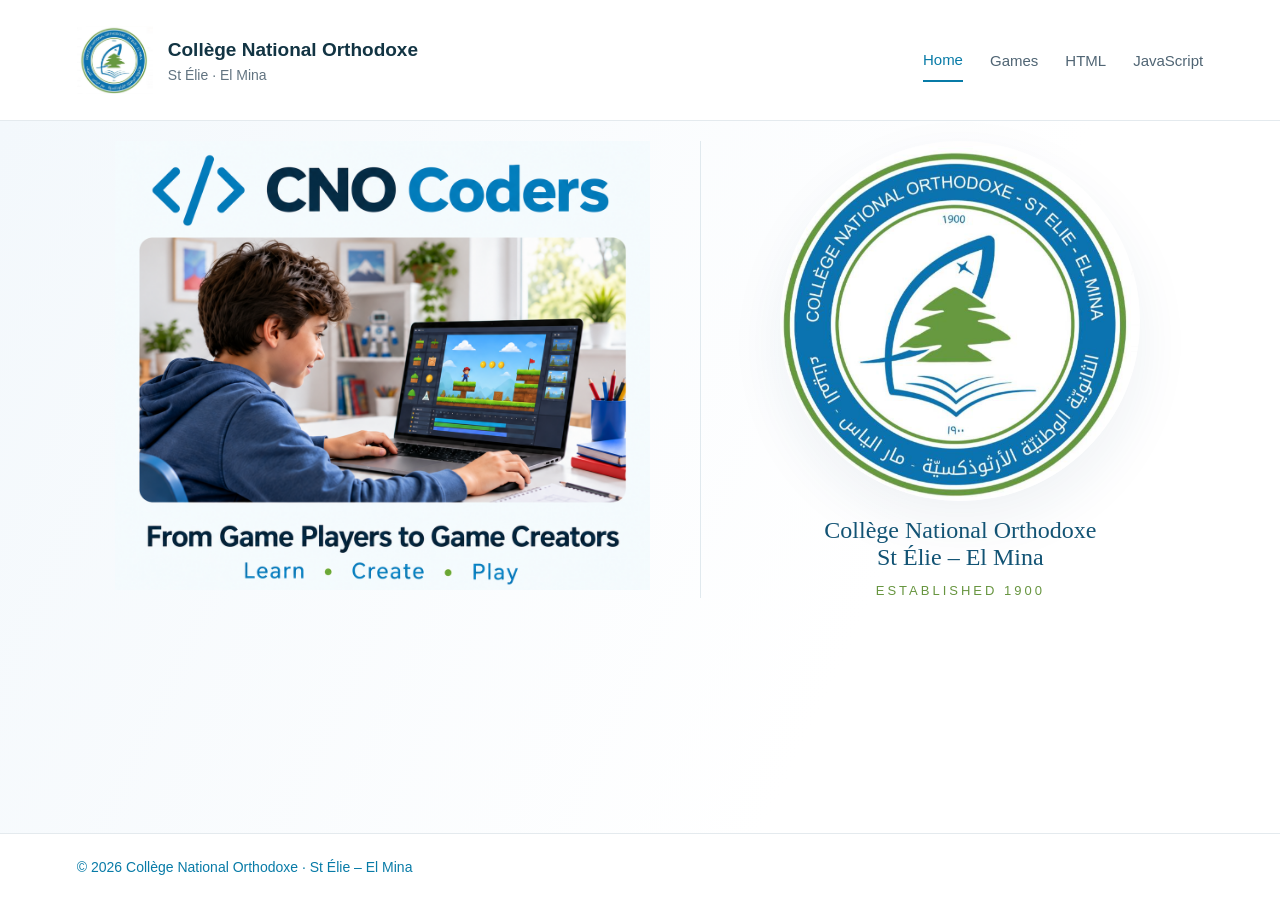
<file: index.html>
<!DOCTYPE html>
<html lang="en"><head><meta charset="utf-8"><meta name="viewport" content="width=device-width,initial-scale=1"><title>CNO — Website Under Construction</title><meta name="description" content="Collège National Orthodoxe – St Élie – El Mina. Our new website is under construction."><link rel="icon" href="images/cno-logo.png"><style>
*{box-sizing:border-box}body{margin:0;min-height:100vh;display:flex;flex-direction:column;font-family:Arial,Helvetica,sans-serif;color:#123443;background:#fff}button,a{-webkit-tap-highlight-color:transparent}header{display:flex;align-items:center;justify-content:space-between;gap:24px;flex-wrap:wrap;padding:22px 6%;border-bottom:1px solid #e4eaee}.brand{display:flex;align-items:center;gap:15px;color:inherit;text-decoration:none}.brand img{width:76px;height:76px;object-fit:contain}.brand strong{font-size:19px;line-height:1.35}.brand small{display:block;margin-top:5px;font-size:14px;color:#617380}nav{display:flex;flex-wrap:wrap;gap:27px;align-items:center}nav button,nav a{border:0;background:none;font:inherit;font-size:15px;color:#506574;cursor:pointer;padding:12px 0;text-decoration:none}nav button.active,nav a.active{color:#087ba7;border-bottom:2px solid #087ba7}.menu{display:none}main{flex:1 1 auto;min-height:0;display:grid;grid-template-columns:minmax(0,1.15fr) minmax(0,1fr);align-items:start;gap:50px;padding:20px 9% 0;background:linear-gradient(115deg,#f3f8fc 0%,#fff 68%)}.coders{min-width:0;overflow:hidden}.coders img{display:block;width:100%;height:auto;margin-top:-9%;margin-bottom:-7%}.eyebrow{display:inline-flex;align-items:center;gap:10px;font-size:14px;letter-spacing:2px;font-weight:bold;color:#54832f;text-transform:uppercase}.eyebrow span{width:26px;height:2px;background:#679c3d}h1{font-size:clamp(44px,5vw,76px);letter-spacing:-2.5px;line-height:1.07;margin:25px 0}h1 em{font-style:normal;color:#087ba7}p{font-size:18px;line-height:1.8;color:#627583;max-width:490px;margin-bottom:30px}.notice{display:inline-flex;align-items:center;gap:12px;border-top:1px solid #cedde5;padding-top:23px;font-size:15px;color:#486334}.notice svg{width:21px;stroke:#659735}.seal{position:relative;text-align:center;border-left:1px solid #e0e9ee;padding:0 0 0 55px}.seal img{width:min(100%,360px);border-radius:50%;aspect-ratio:1;object-fit:cover;object-position:center;box-shadow:0 22px 55px #174b6b12}.seal .name{font-family:Georgia,serif;font-size:24px;margin-top:12px;color:#125374}.seal .year{font-size:13px;letter-spacing:3px;color:#67953f;margin-top:12px;text-transform:uppercase}footer{display:flex;justify-content:space-between;gap:20px;align-items:center;padding:25px 6%;font-size:14px;color:#70818c;border-top:1px solid #e4eaee}footer span:last-child{color:#087ba7}.menu{border:1px solid #d5e2e9;background:white;color:#125374;padding:10px 14px;border-radius:5px;font-size:16px}dialog{border:1px solid #d8e4eb;border-radius:12px;padding:32px;max-width:420px;width:90%;box-shadow:0 20px 90px #12344330}dialog::backdrop{background:#12344370}dialog h2{font-size:25px;margin-top:0}dialog p{font-size:16px}dialog button{background:#087ba7;color:white;border:0;border-radius:5px;padding:12px 22px;font-size:16px;cursor:pointer}:focus-visible{outline:3px solid #70a446;outline-offset:5px}@media(max-width:1000px){header{flex-wrap:wrap}nav{gap:20px}.brand strong{font-size:17px}main{padding:20px 6% 0;gap:25px}.seal{padding-left:25px}.seal .name{font-size:21px}}@media(max-width:700px){header{padding:15px 5%}.brand img{width:57px;height:57px}.brand strong{font-size:14px}.brand small{font-size:12px}.menu{display:block}nav{display:none;width:100%;flex-wrap:wrap;gap:20px}nav.open{display:flex}main{grid-template-columns:1fr;padding:20px 7% 0;gap:35px;min-height:auto}h1{font-size:49px;letter-spacing:-1.5px}p{font-size:17px}.seal{border-left:0;border-top:1px solid #e0e9ee;padding:35px 0 0}.seal img{width:220px}.seal .name{font-size:21px}footer{flex-direction:column;text-align:center;gap:10px}}
</style><script src="common/common-menu.js" defer></script></head><body><main><section class="coders" aria-label="CNO Coders"><img src="images/cno-coders.png" width="1254" height="1254" alt="CNO Coders: From Game Players to Game Creators. Learn, Create, Play."></section><section class="seal" aria-label="School identity"><img src="images/cno-logo.png" alt="Collège National Orthodoxe – St Élie – El Mina emblem"><div class="name">Collège National Orthodoxe<br>St Élie – El Mina</div><div class="year">Established 1900</div></section></main><footer><span>© <span id="year"></span> Collège National Orthodoxe · St Élie – El Mina</span></footer><script>document.getElementById("year").textContent=new Date().getFullYear();</script></body></html>
</file>
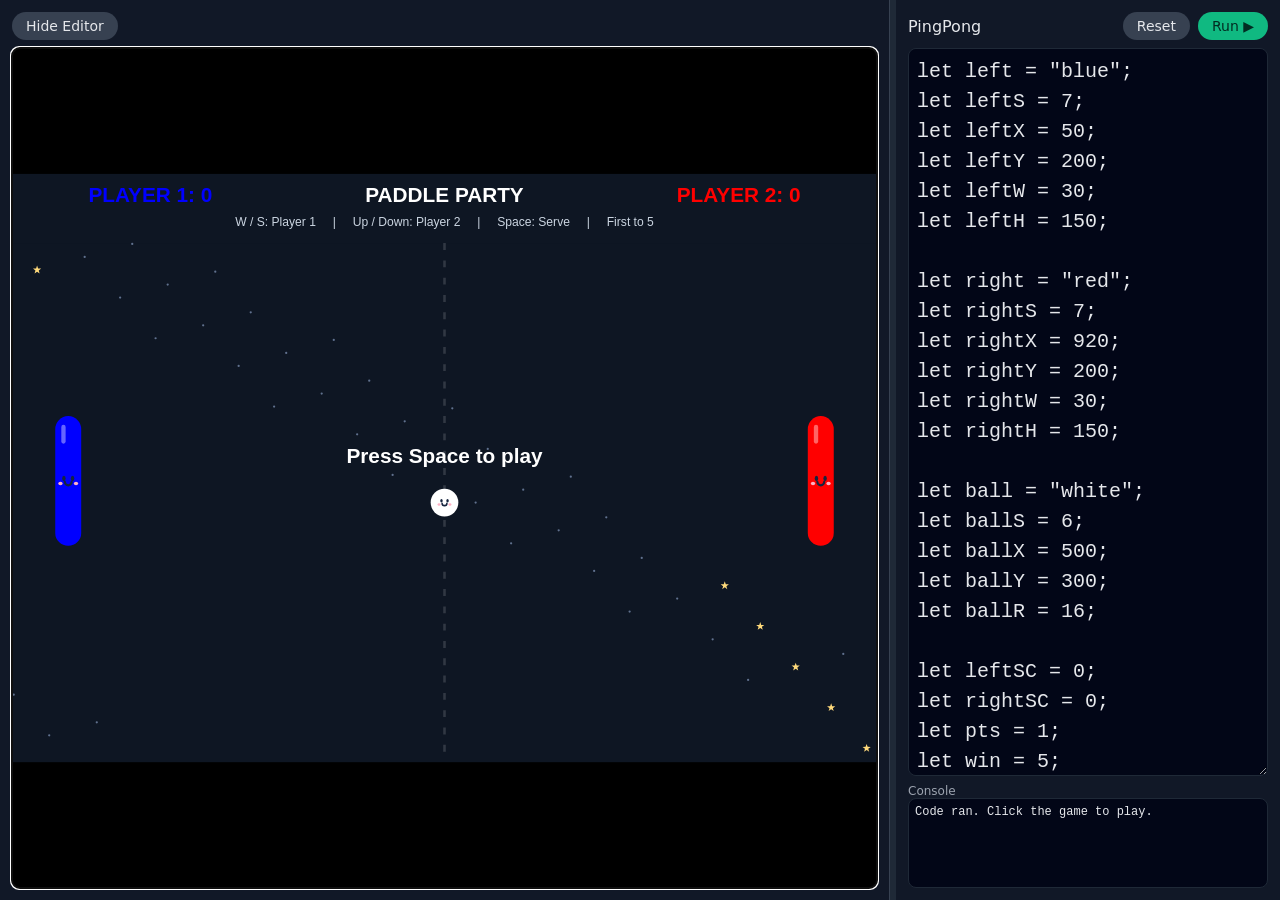
<file: GameEditor/index.htm>
<!DOCTYPE html>
<html lang="en">
<head>
  <meta charset="UTF-8" />
  <title>PingPong</title>
  <style>
    * {
      box-sizing: border-box;
      font-family: system-ui, -apple-system, BlinkMacSystemFont, "Segoe UI", sans-serif;
    }

    body {
      margin: 0;
      display: flex;
      height: 100vh;
      background: #111827;
      color: #e5e7eb;
      overflow: hidden;
    }

    #left {
      flex: 1.1;
      display: flex;
      flex-direction: column;
      padding: 12px;
      border-right: 1px solid #374151;
      min-height: 0;
    }

    #canvas {
      width: 100%;
      flex: 1;
      min-height: 0;
      background: #000;
      border-radius: 8px;
      display: block;
    }

    #splitter {
      width: 6px;
      cursor: ew-resize;
      background: #1f2937;
      flex: 0 0 6px;
      transition: background 0.2s ease;
    }

    #splitter:hover,
    body.resizing #splitter {
      background: #374151;
    }

    #right {
      flex: 0 0 30%;
      width: 30%;
      display: flex;
      flex-direction: column;
      padding: 12px;
      gap: 8px;
      min-height: 0;
      min-width: 320px;
      max-width: 80vw;
    }

    body.editor-hidden #left {
      flex: 1 1 auto;
      width: 100%;
      padding: 0;
      border-right: none;
    }

    body.editor-hidden #canvas {
      border-radius: 0;
    }

    body.editor-hidden #right,
    body.editor-hidden #splitter {
      display: none;
    }

    #header {
      display: flex;
      justify-content: space-between;
      align-items: center;
    }

    #buttons {
      display: flex;
      gap: 8px;
    }

    button {
      border: none;
      border-radius: 999px;
      padding: 6px 14px;
      cursor: pointer;
      font-size: 14px;
      background: #10b981;
      color: #022c22;
    }

    button.secondary {
      background: #374151;
      color: #e5e7eb;
    }

    #editor {
      font-size: 20px;
      line-height: 1.5;
      flex: 1;
      min-height: 0;
      background: #020617;
      color: #e5e7eb;
      border: 1px solid #1f2937;
      border-radius: 8px;
      padding: 8px;
      font-family: ui-monospace, SFMono-Regular, Menlo, Monaco, Consolas, "Liberation Mono", "Courier New", monospace;
      white-space: pre;
      tab-size: 4;
    }

    #console {
      height: 90px;
      border-radius: 8px;
      border: 1px solid #1f2937;
      background: #020617;
      padding: 6px;
      font-family: ui-monospace, SFMono-Regular, Menlo, Monaco, Consolas, "Liberation Mono", "Courier New", monospace;
      font-size: 12px;
      overflow: auto;
      white-space: pre-wrap;
    }
  </style>
</head>
<body>
  <div id="left">
    <div style="display:flex; gap:8px; margin-bottom:8px;">
      <button id="btn-hide-editor" class="secondary">Hide Editor</button>
    </div>
    <canvas id="canvas"></canvas>
  </div>

  <div id="splitter" title="Drag to resize editor"></div>

  <div id="right">
    <div id="header">
      <div>PingPong</div>
      <div id="buttons">
        <button class="secondary" id="btn-reset">Reset</button>
        <button id="btn-run">Run ▶</button>
      </div>
    </div>

    <textarea id="editor"></textarea>

    <div>
      <div style="font-size:12px;color:#9ca3af;">Console</div>
      <div id="console"></div>
    </div>
  </div>

  <script src="js/game.js"></script>
  <script src="js/myCode.js"></script>
  <script src="js/translate.js"></script>

  <script>
    const canvas = document.getElementById("canvas");
    const editorEl = document.getElementById("editor");
    const btnRunEl = document.getElementById("btn-run");
    const btnResetEl = document.getElementById("btn-reset");
    const btnHideEditor = document.getElementById("btn-hide-editor");
    const leftEl = document.getElementById("left");
    const rightEl = document.getElementById("right");
    const splitterEl = document.getElementById("splitter");
    const consoleBox = document.getElementById("console");

    let game;

    const STARTER_CODE = `let left = "blue";
let leftS = 7;
let leftX = 50;
let leftY = 200;
let leftW = 30;
let leftH = 150;

let right = "red";
let rightS = 7;
let rightX = 920;
let rightY = 200;
let rightW = 30;
let rightH = 150;

let ball = "white";
let ballS = 6;
let ballX = 500;
let ballY = 300;
let ballR = 16;

let leftSC = 0;
let rightSC = 0;
let pts = 1;
let win = 5;
`;

    function clearConsole() {
      consoleBox.textContent = "";
    }

    function printToConsole(msg) {
      consoleBox.textContent += msg + "\n";
    }

    function resizeCanvas() {
      if (!canvas) return;

      const dpr = window.devicePixelRatio || 1;
      const rect = canvas.getBoundingClientRect();
      const w = Math.max(1, rect.width);
      const h = Math.max(1, rect.height);

      canvas.width = Math.floor(w * dpr);
      canvas.height = Math.floor(h * dpr);

      const ctx = canvas.getContext("2d");
      ctx.setTransform(dpr, 0, 0, dpr, 0, 0);

      if (game) {
        game.canvas = canvas;
        game.ctx = ctx;
      }
    }

    function updateEditorButtonLabel() {
      btnHideEditor.textContent = document.body.classList.contains("editor-hidden")
        ? "Show Editor"
        : "Hide Editor";
    }

    function toggleEditorOnly() {
      document.body.classList.toggle("editor-hidden");
      updateEditorButtonLabel();
      resizeCanvas();
      runUserCode();
    }

    function startEditorResize(e) {
      if (document.body.classList.contains("editor-hidden")) return;

      e.preventDefault();
      document.body.classList.add("resizing");

      function onMouseMove(ev) {
        const totalWidth = window.innerWidth;
        const newRightWidth = totalWidth - ev.clientX;
        const minRightWidth = 320;
        const maxRightWidth = Math.floor(totalWidth * 0.8);
        const clampedRightWidth = Math.min(maxRightWidth, Math.max(minRightWidth, newRightWidth));

        rightEl.style.width = clampedRightWidth + "px";
        rightEl.style.flexBasis = clampedRightWidth + "px";
        leftEl.style.flex = "1 1 auto";
        resizeCanvas();
      }

      function stopResize() {
        document.body.classList.remove("resizing");
        window.removeEventListener("mousemove", onMouseMove);
        window.removeEventListener("mouseup", stopResize);
        runUserCode();
      }

      window.addEventListener("mousemove", onMouseMove);
      window.addEventListener("mouseup", stopResize);
    }

    function runUserCode() {
      clearConsole();

      if (!game) {
        printToConsole("❌ Game engine not ready.");
        return;
      }

      StudentRunner.runStudentCode(editorEl.value, printToConsole);
    }

    function init() {
      game = new Game();
      window.game = game;
      game.animate();

      editorEl.value = STARTER_CODE;
      rightEl.style.width = "30%";
      rightEl.style.flexBasis = "30%";

      resizeCanvas();
      window.addEventListener("resize", resizeCanvas);

      if (window.ResizeObserver) {
        const ro = new ResizeObserver(() => resizeCanvas());
        ro.observe(leftEl);
        ro.observe(canvas);
      }

      splitterEl.addEventListener("mousedown", startEditorResize);
      btnRunEl.addEventListener("click", runUserCode);
      btnResetEl.addEventListener("click", () => {
        editorEl.value = STARTER_CODE;
        runUserCode();
      });
      btnHideEditor.addEventListener("click", toggleEditorOnly);

      updateEditorButtonLabel();
      runUserCode();
    }

    window.addEventListener("load", init);
  </script>
</body>
</html>
</file>
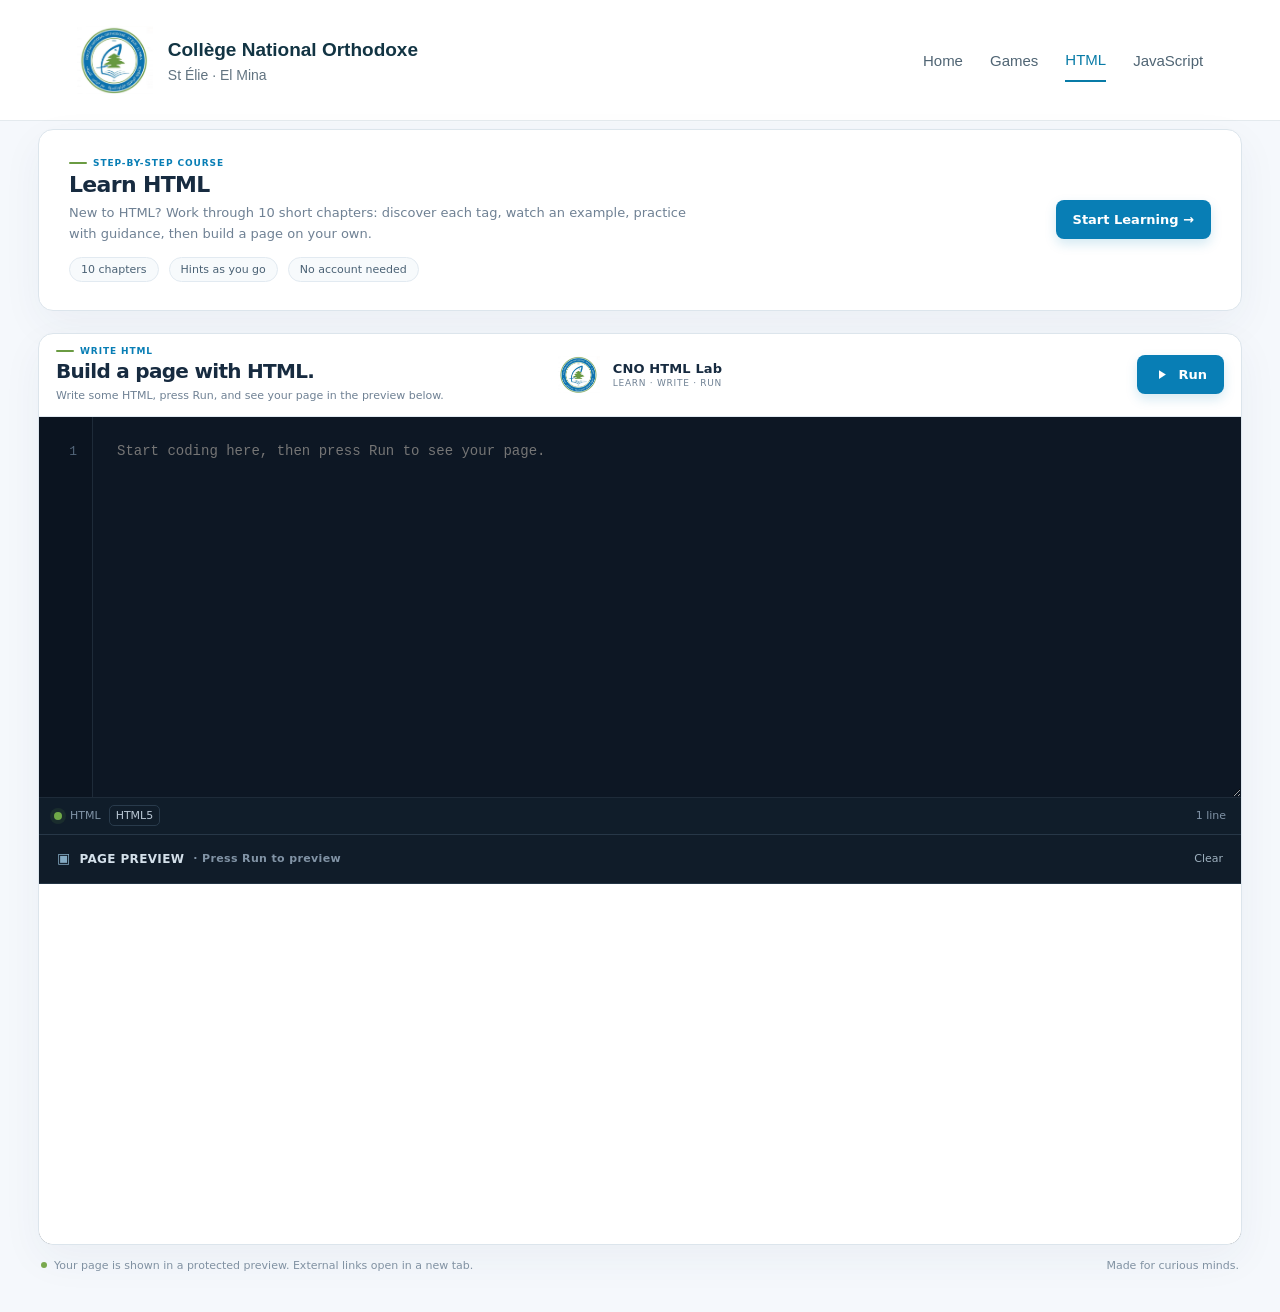
<file: html/index.html>
<!doctype html>
<html lang="en">
<head>
  <meta charset="utf-8">
  <meta name="viewport" content="width=device-width, initial-scale=1">
  <meta name="theme-color" content="#f5f8fc">
  <meta name="description" content="A simple, responsive HTML-only editor with a protected page preview.">
  <title>CNO HTML Lab</title>
  <link rel="icon" type="image/svg+xml" href="data:image/svg+xml,%3Csvg xmlns='http://www.w3.org/2000/svg' viewBox='0 0 40 40'%3E%3Crect width='40' height='40' rx='12' fill='%230d78ad'/%3E%3Cpath d='m15 12-8 8 8 8m10-16 8 8-8 8' fill='none' stroke='white' stroke-width='3' stroke-linecap='round' stroke-linejoin='round'/%3E%3C/svg%3E">
  <style>
    :root{color-scheme:light;--ink:#172b40;--muted:#6f8194;--blue:#087eb5;--blue-dark:#075e8e;--green:#6a9b42;--line:#e2eaf1;--panel:#0d1724;--panel-2:#111f2e;--console:#101c29;--soft:#f5f8fc}
    *{box-sizing:border-box}
    body{margin:0;background:var(--soft);color:var(--ink);font-family:Inter,ui-sans-serif,system-ui,-apple-system,BlinkMacSystemFont,"Segoe UI",sans-serif;min-height:100vh}
    button{font:inherit}
    .page{max-width:1440px;margin:0 auto;padding:0 38px 40px}
    header{min-height:90px;display:flex;align-items:center;justify-content:space-between;gap:24px;padding:12px 0;border-bottom:1px solid #e8edf2}
    .brand{display:flex;align-items:center;gap:13px;min-width:0}
    .brand img{width:48px;height:48px;object-fit:contain;flex:none}
    .brand-copy{display:flex;flex-direction:column;gap:2px}
    .brand-name{font-size:15px;font-weight:750;letter-spacing:.01em}
    .brand-sub{font-size:11px;color:var(--muted);letter-spacing:.08em;text-transform:uppercase}
    .header-note{display:flex;align-items:center;gap:8px;color:#62778a;font-size:11px;white-space:nowrap;flex:none}
    .live-dot,.status-dot{width:8px;height:8px;border-radius:50%;background:#70a948;box-shadow:0 0 0 4px #70a9481c}
    main{padding-top:8px}
    .intro{display:flex;justify-content:flex-start;align-items:center;gap:18px;margin:0;flex:1;min-width:0}
    .eyebrow{display:flex;align-items:center;gap:6px;color:var(--blue);font-size:9px;font-weight:750;letter-spacing:.1em;text-transform:uppercase;margin-bottom:4px}
    .eyebrow:before{content:"";width:18px;height:2px;background:var(--green);border-radius:3px}
    h1{margin:0;font-size:20px;line-height:1.15;letter-spacing:-.035em}
    .intro p{margin:5px 0 0;color:var(--muted);font-size:11px;line-height:1.45}
    .tip{display:flex;align-items:center;gap:5px;border:1px solid #dce8ef;border-radius:8px;padding:7px 9px;color:#526b7f;background:#fff;font-size:10px;white-space:nowrap}
    kbd{font-family:inherit;font-size:10px;background:#f1f5f8;border:1px solid #dce5ec;border-radius:4px;padding:2px 4px;color:#435a6f}
    .workbench{border:1px solid #dce5ec;background:#fff;border-radius:15px;box-shadow:0 14px 42px #24415c0d;overflow:hidden}
    .toolbar{min-height:62px;padding:12px 17px;display:flex;align-items:center;justify-content:space-between;gap:12px;border-bottom:1px solid var(--line)}
    .file-label{display:flex;align-items:center;gap:10px;min-width:0}
    .js-icon{width:27px;height:27px;border-radius:7px;background:#f2d54e;color:#352d05;font-size:11px;font-weight:850;display:grid;place-items:center;flex:none}
    .file-name{font-size:13px;font-weight:650}
    .file-type{font-size:11px;color:#8a9aaa;margin-top:2px}
    .toolbar-actions{display:flex;align-items:center;gap:9px;flex:none}
    .button{border:1px solid var(--line);background:white;color:#4b6275;min-height:38px;padding:0 12px;border-radius:8px;font-size:12px;font-weight:650;cursor:pointer;display:inline-flex;align-items:center;justify-content:center;gap:8px;transition:background .16s,border-color .16s,transform .16s}
    .button:hover{background:#f7fafc;border-color:#c4d3df}
    .button:active{transform:translateY(1px)}
    .button:focus-visible,.run:focus-visible{outline:3px solid #56a8d866;outline-offset:2px}
    .button svg,.run svg{width:15px;height:15px;fill:currentColor}
    .run{border:0;background:var(--blue);color:#fff;min-height:39px;padding:0 17px;border-radius:8px;font-size:13px;font-weight:750;cursor:pointer;display:inline-flex;align-items:center;justify-content:center;gap:9px;box-shadow:0 5px 12px #087eb52c;transition:background .16s,transform .16s}
    .run:hover{background:var(--blue-dark)}
    .run:active{transform:translateY(1px)}
    .editor{background:var(--panel);display:grid;grid-template-columns:54px minmax(0,1fr);min-height:380px}
    .gutter{padding:22px 0 22px 0;text-align:right;color:#526478;background:#0b1420;border-right:1px solid #1e2b39;user-select:none;overflow:hidden}
    .line-number{height:25px;padding-right:15px;font:13px/25px ui-monospace,SFMono-Regular,Menlo,Consolas,monospace}
    .code{display:block;width:100%;height:380px;resize:vertical;border:0;outline:0;padding:22px 24px;background:var(--panel);color:#d9e6f2;caret-color:#7bc8ee;font:14px/25px ui-monospace,SFMono-Regular,Menlo,Consolas,monospace;tab-size:2;white-space:pre;overflow:auto}
    .code::selection{background:#197bad66}
    .editor-footer{height:37px;background:#101d2a;border-top:1px solid #1e2b39;padding:0 15px;display:flex;align-items:center;justify-content:space-between;color:#8194a7;font-size:11px}
    .editor-foot-left{display:flex;align-items:center;gap:8px}
    .js-pill{border:1px solid #293b4c;border-radius:5px;padding:3px 6px;color:#bac8d5}
    .console{border-top:1px solid #273747;background:var(--console);color:#d4e0ea}
    .console[hidden]{display:none}
    .console-heading{height:49px;padding:0 18px;display:flex;align-items:center;justify-content:space-between;border-bottom:1px solid #233444}
    .console-title{display:flex;align-items:center;gap:9px;font-size:12px;font-weight:700;letter-spacing:.03em}
    .console-symbol{color:#85abc4;font:14px ui-monospace,monospace}
    .console-meta{color:#8193a5;font-size:11px}
    .clear-button{color:#9eb0bf;border:0;background:none;padding:7px 0;cursor:pointer;font-size:11px}
    .clear-button:hover{color:#fff}
    .console-body{padding:11px 18px 16px;min-height:94px;max-height:245px;overflow:auto;font:12px/1.65 ui-monospace,SFMono-Regular,Menlo,Consolas,monospace}
    .console-empty{color:#8092a3;padding:10px 0;font-family:ui-sans-serif,system-ui,sans-serif;font-size:12px}
    .output-row{display:flex;gap:12px;align-items:flex-start;padding:4px 0;border-bottom:1px solid #20303d;white-space:pre-wrap;overflow-wrap:anywhere}
    .output-row:last-child{border-bottom:0}
    .output-kind{min-width:39px;text-transform:uppercase;font-size:9px;font-weight:800;letter-spacing:.07em;color:#72b7d8;padding-top:2px}
    .output-row.warn .output-kind{color:#f0c46b}.output-row.error .output-kind{color:#ff8b87}.output-row.info .output-kind{color:#91b8ff}
    footer{display:flex;justify-content:space-between;gap:12px;padding:14px 3px 0;color:#8091a2;font-size:11px}
    footer span:first-child{display:flex;align-items:center;gap:7px}
    .small-green{width:6px;height:6px;border-radius:50%;background:#79a84e}
    @media(max-width:700px){.page{padding:0 15px 25px}header{height:68px}.brand img{width:41px;height:41px}.brand-name{font-size:13px}.brand-sub{font-size:9px}.header-note{font-size:11px}.intro{align-items:flex-start;flex-direction:column;gap:14px;padding-top:3px}.intro p{font-size:13px}.tip{font-size:11px;padding:8px 10px}.toolbar{padding:11px 12px;min-height:58px}.toolbar-actions{gap:7px}.button{min-height:36px;padding:0 9px;font-size:11px}.run{min-height:37px;padding:0 12px;font-size:12px}.editor{grid-template-columns:41px;min-height:330px}.gutter{grid-column:1;grid-row:1;padding-top:17px}.code{grid-column:2;grid-row:1;height:330px;padding:17px 13px;font-size:12px;line-height:23px}.line-number{height:23px;line-height:23px;font-size:11px;padding-right:11px}.editor-footer{height:34px}.console-heading{height:45px;padding:0 13px}.console-body{padding:9px 13px 13px}footer{font-size:10px}.file-type{display:none}}
    @media(max-width:1000px){header{gap:16px}.intro{gap:10px;flex-wrap:wrap;justify-content:flex-start}.brand{flex:none}.intro h1{font-size:18px}}
    @media(max-width:700px){header{height:auto;min-height:68px;gap:14px}.toolbar{flex-wrap:wrap}.intro{flex-basis:100%;flex-direction:row;align-items:center;justify-content:space-between;gap:10px;padding:0}.toolbar-actions{margin-left:auto}.intro p{font-size:11px}.tip{font-size:10px;padding:6px 8px}}
    @media(max-width:390px){.brand{gap:8px}.brand-sub{letter-spacing:.04em}.toolbar-actions{gap:5px}.button{padding:0 7px}.button .label{display:none}.run{padding:0 10px}.editor{grid-template-columns:35px}.line-number{padding-right:8px}}
    .toolbar{display:grid;grid-template-columns:minmax(0,1fr) auto minmax(0,1fr);gap:20px}.toolbar .brand{justify-self:center}.toolbar .intro{min-width:0}.toolbar-actions{justify-self:end}.toolbar .brand img{width:42px;height:42px}.toolbar .brand-name{font-size:13px}.toolbar .brand-sub{font-size:9px}
    @media(max-width:700px){.toolbar{grid-template-columns:minmax(0,1fr) auto minmax(0,1fr);gap:12px}.toolbar .intro{grid-column:1 / -1;grid-row:2;justify-self:start}.toolbar .brand{grid-column:2;grid-row:1}.toolbar-actions{grid-column:3;grid-row:1}}
      .preview-body{padding:0;background:#fff;max-height:none;min-height:0;overflow:hidden}
    .preview-frame{display:block;width:100%;height:360px;border:0;background:#fff}
    .check-location{border:0;background:none;color:#ffb6b2;text-decoration:underline;cursor:pointer;font:inherit;padding:0;white-space:nowrap}
    .check-location:focus-visible{outline:2px solid #85abc4;outline-offset:3px}
    @media(max-width:700px){.preview-frame{height:320px}}
    .promo-card{margin-bottom:22px}
    .promo-inner{display:flex;align-items:center;justify-content:space-between;gap:24px;padding:28px 30px;flex-wrap:wrap}
    .promo-copy{min-width:0;max-width:640px}
    .promo-copy h2{margin:0 0 6px;font-size:22px;letter-spacing:-.03em}
    .promo-copy p{margin:0 0 12px;color:var(--muted);font-size:13px;line-height:1.6}
    .promo-points{display:flex;gap:10px;flex-wrap:wrap}
    .promo-points span{border:1px solid var(--line);border-radius:999px;padding:5px 11px;font-size:11px;color:#4b6275;background:#f7fafc}
    .promo-cta{flex:none;text-decoration:none}
    @media(max-width:700px){.promo-inner{padding:20px 18px}.promo-copy h2{font-size:19px}}
</style>
<script src="../common/common-menu.js" defer></script></head>
<body>
  <div class="page">
    <main>
      <section class="workbench promo-card" aria-label="Learn HTML course">
        <div class="promo-inner">
          <div class="promo-copy">
            <div class="eyebrow">Step-by-step course</div>
            <h2>Learn HTML</h2>
            <p>New to HTML? Work through 10 short chapters: discover each tag, watch an example, practice with guidance, then build a page on your own.</p>
            <div class="promo-points"><span>10 chapters</span><span>Hints as you go</span><span>No account needed</span></div>
          </div>
          <a class="run promo-cta" href="learn/index.html">Start Learning &rarr;</a>
        </div>
      </section>
      <section class="workbench" aria-label="HTML editor and page preview">
        <div class="toolbar">
          <section class="intro" aria-labelledby="page-title">
        <div><div class="eyebrow">Write HTML</div><h1 id="page-title">Build a page with HTML.</h1><p>Write some HTML, press Run, and see your page in the preview below.</p></div>
      </section>
          <div class="brand">
        <img src="../images/cno-logo.png" alt="College National Orthodox logo">
        <div class="brand-copy"><span class="brand-name">CNO HTML Lab</span><span class="brand-sub">Learn · Write · Run</span></div>
      </div>
          <div class="toolbar-actions">
            <button class="run" id="runCode" type="button" title="Run HTML preview (Ctrl+Enter)">
              <svg viewBox="0 0 24 24" aria-hidden="true"><path d="M8 5v14l11-7z"/></svg>Run
            </button>
          </div>
        </div>
        <div class="editor" id="editorFrame">
          <div class="gutter" id="gutter" aria-hidden="true"></div>
          <textarea class="code" id="code" aria-label="HTML code editor" placeholder="Start coding here, then press Run to see your page." spellcheck="false" autocapitalize="off" autocomplete="off" autocorrect="off"></textarea>
        </div>
        <div class="editor-footer"><div class="editor-foot-left"><span class="status-dot"></span><span>HTML</span><span class="js-pill">HTML5</span></div><span id="lineCount">1 line</span></div>
        <section class="console" id="htmlChecks" aria-label="HTML tag checks" aria-live="polite" hidden>
          <div class="console-heading"><div class="console-title">HTML CHECKS <span class="console-meta" id="checkSummary"></span></div></div>
          <div class="console-body" id="checkOutput"></div>
        </section>
        <section class="console" id="previewPanel" aria-label="HTML page preview">
          <div class="console-heading"><div class="console-title"><span class="console-symbol">▣</span><span>PAGE PREVIEW</span><span class="console-meta" id="runState">· Press Run to preview</span></div><button class="clear-button" id="clearPreview" type="button">Clear</button></div>
          <div class="console-body preview-body"><iframe class="preview-frame" id="previewFrame" title="Rendered HTML page preview" sandbox="allow-popups allow-popups-to-escape-sandbox" referrerpolicy="no-referrer"></iframe></div>
        </section>
      </section>
      <footer><span><i class="small-green"></i>Your page is shown in a protected preview. External links open in a new tab.</span><span>Made for curious minds.</span></footer>
    </main>
  </div>
  <script src="html-checker.js"></script>
  <script>
    (() => {
      const code = document.getElementById('code');
      const gutter = document.getElementById('gutter');
      const preview = document.getElementById('previewFrame');
      const previewPanel = document.getElementById('previewPanel');
      const runState = document.getElementById('runState');
      const checks = document.getElementById('htmlChecks');
      const checkSummary = document.getElementById('checkSummary');
      const checkOutput = document.getElementById('checkOutput');

      function updateLines() {
        const count = code.value.split('\n').length;
        gutter.innerHTML = Array.from({length: count}, (_, i) => `<div class="line-number">${i + 1}</div>`).join('');
        document.getElementById('lineCount').textContent = `${count} ${count === 1 ? 'line' : 'lines'}`;
      }
      function showPreview() {
        previewPanel.hidden = false;
      }
      function runHTML() {
        showPreview();
        const source = code.value;
        const issues = window.checkHTML(source);
        checks.hidden = false;
        checkOutput.replaceChildren();
        checkSummary.textContent = issues.length ? `${issues.length} ${issues.length === 1 ? 'issue' : 'issues'} found` : 'No tag errors found by the basic checker';
        for (const issue of issues) {
          const row = document.createElement('div');
          row.className = 'output-row error';
          const location = document.createElement('button');
          location.type = 'button';
          location.className = 'check-location';
          location.textContent = `Line ${issue.line}, column ${issue.column}`;
          location.addEventListener('click', () => {
            if (code.value !== source) return;
            code.focus();
            code.setSelectionRange(issue.offset, issue.offset + 1);
            code.scrollTop = Math.max(0, (issue.line - 3) * parseFloat(getComputedStyle(code).lineHeight));
            gutter.scrollTop = code.scrollTop;
          });
          const message = document.createElement('span');
          message.textContent = issue.message;
          row.append(location, message);
          checkOutput.appendChild(row);
        }
        const page = new DOMParser().parseFromString(source, 'text/html');
        for (const link of page.querySelectorAll('a[href], area[href]')) {
          let href = link.getAttribute('href').trim();
          if (/^www\./i.test(href)) {
            href = `https://${href}`;
            link.setAttribute('href', href);
          }
          if (/^(https?:|\/\/)/i.test(href)) {
            link.setAttribute('target', '_blank');
            link.relList.add('noopener', 'noreferrer');
          }
        }
        preview.srcdoc = '<!doctype html>\n' + page.documentElement.outerHTML;
        runState.textContent = '· Preview updated';
      }
      code.addEventListener('input', () => { updateLines(); checks.hidden = true; });
      code.addEventListener('scroll', () => { gutter.scrollTop = code.scrollTop; });
      code.addEventListener('keydown', event => {
        if (event.key === 'Tab') {
          event.preventDefault();
          const start = code.selectionStart;
          const end = code.selectionEnd;
          code.setRangeText('  ', start, end, 'end');
          updateLines();
          checks.hidden = true;
        }
        if ((event.ctrlKey || event.metaKey) && event.key === 'Enter') {
          event.preventDefault();
          runHTML();
        }
      });
      document.getElementById('runCode').addEventListener('click', runHTML);

      document.getElementById('clearPreview').addEventListener('click', () => {
        preview.srcdoc = '';
        checks.hidden = true;
        runState.textContent = '· Preview cleared';
      });
      updateLines();
    })();
  </script>
</body>
</html>
</file>
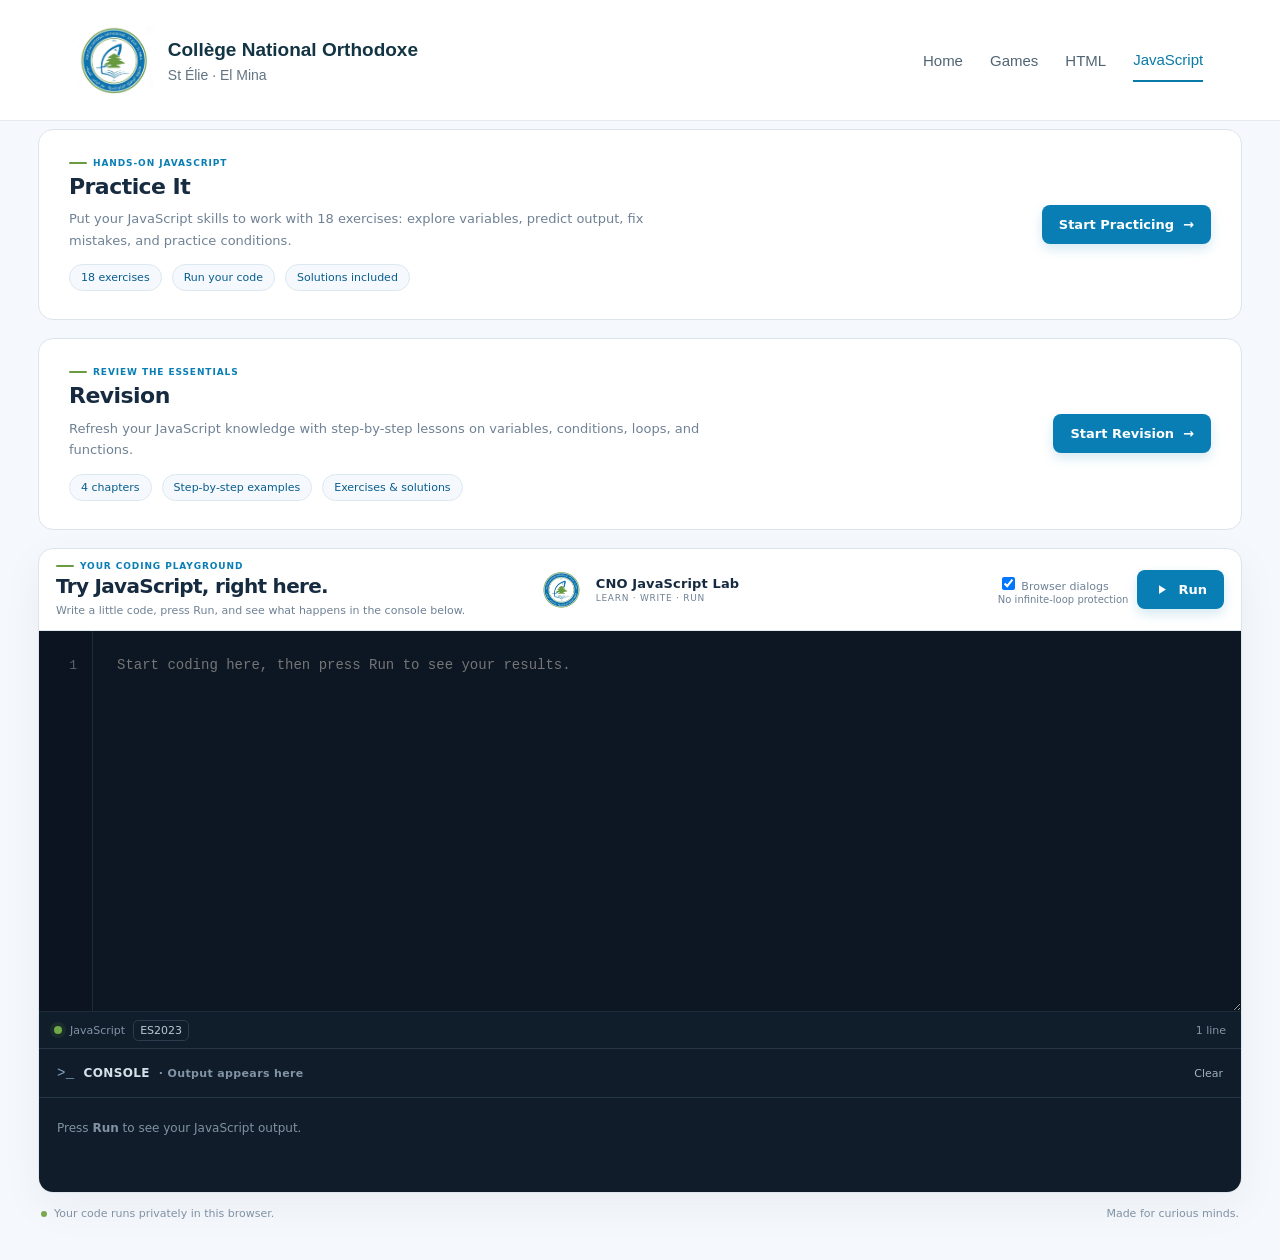
<file: js/index.html>
<!doctype html>
<html lang="en">
<head>
  <meta charset="utf-8">
  <meta name="viewport" content="width=device-width, initial-scale=1">
  <meta name="theme-color" content="#f5f8fc">
  <meta name="description" content="A simple, responsive JavaScript playground for learning and testing code.">
  <title>CNO JavaScript Lab</title>
  <link rel="icon" type="image/svg+xml" href="data:image/svg+xml,%3Csvg xmlns='http://www.w3.org/2000/svg' viewBox='0 0 40 40'%3E%3Crect width='40' height='40' rx='12' fill='%230d78ad'/%3E%3Cpath d='m15 12-8 8 8 8m10-16 8 8-8 8' fill='none' stroke='white' stroke-width='3' stroke-linecap='round' stroke-linejoin='round'/%3E%3C/svg%3E">
  <style>
    :root{color-scheme:light;--ink:#172b40;--muted:#6f8194;--blue:#087eb5;--blue-dark:#075e8e;--green:#6a9b42;--line:#e2eaf1;--panel:#0d1724;--panel-2:#111f2e;--console:#101c29;--soft:#f5f8fc}
    *{box-sizing:border-box}
    body{margin:0;background:var(--soft);color:var(--ink);font-family:Inter,ui-sans-serif,system-ui,-apple-system,BlinkMacSystemFont,"Segoe UI",sans-serif;min-height:100vh}
    button{font:inherit}
    .page{max-width:1440px;margin:0 auto;padding:0 38px 40px}
    header{min-height:90px;display:flex;align-items:center;justify-content:space-between;gap:24px;padding:12px 0;border-bottom:1px solid #e8edf2}
    .brand{display:flex;align-items:center;gap:13px;min-width:0}
    .brand img{width:48px;height:48px;object-fit:contain;flex:none}
    .brand-copy{display:flex;flex-direction:column;gap:2px}
    .brand-name{font-size:15px;font-weight:750;letter-spacing:.01em}
    .brand-sub{font-size:11px;color:var(--muted);letter-spacing:.08em;text-transform:uppercase}
    .header-note{display:flex;align-items:center;gap:8px;color:#62778a;font-size:11px;white-space:nowrap;flex:none}
    .live-dot,.status-dot{width:8px;height:8px;border-radius:50%;background:#70a948;box-shadow:0 0 0 4px #70a9481c}
    main{padding-top:8px}
    .intro{display:flex;justify-content:flex-start;align-items:center;gap:18px;margin:0;flex:1;min-width:0}
    .eyebrow{display:flex;align-items:center;gap:6px;color:var(--blue);font-size:9px;font-weight:750;letter-spacing:.1em;text-transform:uppercase;margin-bottom:4px}
    .eyebrow:before{content:"";width:18px;height:2px;background:var(--green);border-radius:3px}
    h1{margin:0;font-size:20px;line-height:1.15;letter-spacing:-.035em}
    .intro p{margin:5px 0 0;color:var(--muted);font-size:11px;line-height:1.45}
    .tip{display:flex;align-items:center;gap:5px;border:1px solid #dce8ef;border-radius:8px;padding:7px 9px;color:#526b7f;background:#fff;font-size:10px;white-space:nowrap}
    kbd{font-family:inherit;font-size:10px;background:#f1f5f8;border:1px solid #dce5ec;border-radius:4px;padding:2px 4px;color:#435a6f}
    .practice{display:flex;align-items:center;justify-content:space-between;gap:24px;margin-bottom:18px;padding:28px 30px;border:1px solid #dce5ec;border-radius:15px;background:#fff}
    .practice h2{margin:6px 0 8px;font-size:22px;line-height:1.2;letter-spacing:-.025em}
    .practice p{max-width:640px;margin:0;color:var(--muted);font-size:13px;line-height:1.65}
    .practice-tags{display:flex;flex-wrap:wrap;gap:10px;margin-top:13px}
    .practice-tags span{padding:6px 11px;border:1px solid #dce8ef;border-radius:999px;background:var(--soft);color:var(--blue-dark);font-size:11px}
    .practice .run{flex:none;text-decoration:none;white-space:nowrap}
    @media(max-width:700px){.practice{align-items:flex-start;flex-direction:column;gap:18px;padding:22px 20px}}
    .workbench{border:1px solid #dce5ec;background:#fff;border-radius:15px;box-shadow:0 14px 42px #24415c0d;overflow:hidden}
    .toolbar{min-height:62px;padding:12px 17px;display:flex;align-items:center;justify-content:space-between;gap:12px;border-bottom:1px solid var(--line)}
    .file-label{display:flex;align-items:center;gap:10px;min-width:0}
    .js-icon{width:27px;height:27px;border-radius:7px;background:#f2d54e;color:#352d05;font-size:11px;font-weight:850;display:grid;place-items:center;flex:none}
    .file-name{font-size:13px;font-weight:650}
    .file-type{font-size:11px;color:#8a9aaa;margin-top:2px}
    .toolbar-actions{display:flex;align-items:center;gap:9px;flex:none}
    .button{border:1px solid var(--line);background:white;color:#4b6275;min-height:38px;padding:0 12px;border-radius:8px;font-size:12px;font-weight:650;cursor:pointer;display:inline-flex;align-items:center;justify-content:center;gap:8px;transition:background .16s,border-color .16s,transform .16s}
    .button:hover{background:#f7fafc;border-color:#c4d3df}
    .button:active{transform:translateY(1px)}
    .button:focus-visible,.run:focus-visible{outline:3px solid #56a8d866;outline-offset:2px}
    .button svg,.run svg{width:15px;height:15px;fill:currentColor}
    .run{border:0;background:var(--blue);color:#fff;min-height:39px;padding:0 17px;border-radius:8px;font-size:13px;font-weight:750;cursor:pointer;display:inline-flex;align-items:center;justify-content:center;gap:9px;box-shadow:0 5px 12px #087eb52c;transition:background .16s,transform .16s}
    .run:hover{background:var(--blue-dark)}
    .run:active{transform:translateY(1px)}
    .editor{background:var(--panel);display:grid;grid-template-columns:54px minmax(0,1fr);min-height:380px}
    .gutter{padding:22px 0 22px 0;text-align:right;color:#526478;background:#0b1420;border-right:1px solid #1e2b39;user-select:none;overflow:hidden}
    .line-number{height:25px;padding-right:15px;font:13px/25px ui-monospace,SFMono-Regular,Menlo,Consolas,monospace}
    .code{display:block;width:100%;height:380px;resize:vertical;border:0;outline:0;padding:22px 24px;background:var(--panel);color:#d9e6f2;caret-color:#7bc8ee;font:14px/25px ui-monospace,SFMono-Regular,Menlo,Consolas,monospace;tab-size:2;white-space:pre;overflow:auto}
    .code::selection{background:#197bad66}
    .editor-footer{height:37px;background:#101d2a;border-top:1px solid #1e2b39;padding:0 15px;display:flex;align-items:center;justify-content:space-between;color:#8194a7;font-size:11px}
    .editor-foot-left{display:flex;align-items:center;gap:8px}
    .js-pill{border:1px solid #293b4c;border-radius:5px;padding:3px 6px;color:#bac8d5}
    .console{border-top:1px solid #273747;background:var(--console);color:#d4e0ea}
    .console[hidden]{display:none}
    .console-heading{height:49px;padding:0 18px;display:flex;align-items:center;justify-content:space-between;border-bottom:1px solid #233444}
    .console-title{display:flex;align-items:center;gap:9px;font-size:12px;font-weight:700;letter-spacing:.03em}
    .console-symbol{color:#85abc4;font:14px ui-monospace,monospace}
    .console-meta{color:#8193a5;font-size:11px}
    .clear-button{color:#9eb0bf;border:0;background:none;padding:7px 0;cursor:pointer;font-size:11px}
    .clear-button:hover{color:#fff}
    .console-body{padding:11px 18px 16px;min-height:94px;max-height:245px;overflow:auto;font:12px/1.65 ui-monospace,SFMono-Regular,Menlo,Consolas,monospace}
    .console-empty{color:#8092a3;padding:10px 0;font-family:ui-sans-serif,system-ui,sans-serif;font-size:12px}
    .output-row{display:flex;gap:12px;align-items:flex-start;padding:4px 0;border-bottom:1px solid #20303d;white-space:pre-wrap;overflow-wrap:anywhere}
    .output-row:last-child{border-bottom:0}
    .output-kind{min-width:39px;text-transform:uppercase;font-size:9px;font-weight:800;letter-spacing:.07em;color:#72b7d8;padding-top:2px}
    .output-row.warn .output-kind{color:#f0c46b}.output-row.error .output-kind{color:#ff8b87}.output-row.info .output-kind{color:#91b8ff}
    footer{display:flex;justify-content:space-between;gap:12px;padding:14px 3px 0;color:#8091a2;font-size:11px}
    footer span:first-child{display:flex;align-items:center;gap:7px}
    .small-green{width:6px;height:6px;border-radius:50%;background:#79a84e}
    @media(max-width:700px){.page{padding:0 15px 25px}header{height:68px}.brand img{width:41px;height:41px}.brand-name{font-size:13px}.brand-sub{font-size:9px}.header-note{font-size:11px}.intro{align-items:flex-start;flex-direction:column;gap:14px;padding-top:3px}.intro p{font-size:13px}.tip{font-size:11px;padding:8px 10px}.toolbar{padding:11px 12px;min-height:58px}.toolbar-actions{gap:7px}.button{min-height:36px;padding:0 9px;font-size:11px}.run{min-height:37px;padding:0 12px;font-size:12px}.editor{grid-template-columns:41px;min-height:330px}.gutter{grid-column:1;grid-row:1;padding-top:17px}.code{grid-column:2;grid-row:1;height:330px;padding:17px 13px;font-size:12px;line-height:23px}.line-number{height:23px;line-height:23px;font-size:11px;padding-right:11px}.editor-footer{height:34px}.console-heading{height:45px;padding:0 13px}.console-body{padding:9px 13px 13px}footer{font-size:10px}.file-type{display:none}}
    @media(max-width:1000px){header{gap:16px}.intro{gap:10px;flex-wrap:wrap;justify-content:flex-start}.brand{flex:none}.intro h1{font-size:18px}}
    @media(max-width:700px){header{height:auto;min-height:68px;gap:14px}.toolbar{flex-wrap:wrap}.intro{flex-basis:100%;flex-direction:row;align-items:center;justify-content:space-between;gap:10px;padding:0}.toolbar-actions{margin-left:auto}.intro p{font-size:11px}.tip{font-size:10px;padding:6px 8px}}
    @media(max-width:390px){.brand{gap:8px}.brand-sub{letter-spacing:.04em}.toolbar-actions{gap:5px}.button{padding:0 7px}.button .label{display:none}.run{padding:0 10px}.editor{grid-template-columns:35px}.line-number{padding-right:8px}}
    .toolbar{display:grid;grid-template-columns:minmax(0,1fr) auto minmax(0,1fr);gap:20px}.toolbar .brand{justify-self:center}.toolbar .intro{min-width:0}.toolbar-actions{justify-self:end}.toolbar .brand img{width:42px;height:42px}.toolbar .brand-name{font-size:13px}.toolbar .brand-sub{font-size:9px}
    @media(max-width:700px){.toolbar{grid-template-columns:minmax(0,1fr) auto minmax(0,1fr);gap:12px}.toolbar .intro{grid-column:1 / -1;grid-row:2;justify-self:start}.toolbar .brand{grid-column:2;grid-row:1}.toolbar-actions{grid-column:3;grid-row:1}}
  </style>
<script src="../common/common-menu.js" defer></script></head>
<body>
  <div class="page">

    <main>
      <section class="practice" aria-labelledby="practice-title">
        <div>
          <div class="eyebrow">Hands-on JavaScript</div>
          <h2 id="practice-title">Practice It</h2>
          <p>Put your JavaScript skills to work with 18 exercises: explore variables, predict output, fix mistakes, and practice conditions.</p>
          <div class="practice-tags"><span>18 exercises</span><span>Run your code</span><span>Solutions included</span></div>
        </div>
        <a class="run" href="exercises.html">Start Practicing <span aria-hidden="true">&rarr;</span></a>
      </section>
      <section class="practice" aria-labelledby="revision-title">
        <div>
          <div class="eyebrow">Review the essentials</div>
          <h2 id="revision-title">Revision</h2>
          <p>Refresh your JavaScript knowledge with step-by-step lessons on variables, conditions, loops, and functions.</p>
          <div class="practice-tags"><span>4 chapters</span><span>Step-by-step examples</span><span>Exercises &amp; solutions</span></div>
        </div>
        <a class="run" href="Learn_JavaScript_Website/index.html">Start Revision <span aria-hidden="true">&rarr;</span></a>
      </section>
      <section class="workbench" aria-label="JavaScript editor and console">
        <div class="toolbar">
          <section class="intro" aria-labelledby="page-title">
            <div><div class="eyebrow">Your coding playground</div><h1 id="page-title">Try JavaScript, right here.</h1><p>Write a little code, press Run, and see what happens in the console below.</p></div>
          </section>
          <div class="brand">
        <img src="../images/cno-logo.png" alt="College National Orthodox logo">
        <div class="brand-copy"><span class="brand-name">CNO JavaScript Lab</span><span class="brand-sub">Learn · Write · Run</span></div>
      </div>
          
          <div class="toolbar-actions">
            <label style="font-size:11px;color:var(--muted);max-width:145px" title="Enables prompt, alert, and confirm. Infinite loops cannot be stopped in this mode."><input id="browserDialogs" type="checkbox" checked autocomplete="off"> Browser dialogs<br><span style="font-size:10px">No infinite-loop protection</span></label>
            <button class="run" id="runCode" type="button" title="Run code (Ctrl+Enter)">
              <svg viewBox="0 0 24 24" aria-hidden="true"><path d="M8 5v14l11-7z"/></svg>Run
            </button>
          </div>
        </div>
        <div class="editor" id="editorFrame">
          <div class="gutter" id="gutter" aria-hidden="true"></div>
          <textarea class="code" id="code" aria-label="JavaScript code editor" placeholder="Start coding here, then press Run to see your results." spellcheck="false" autocapitalize="off" autocomplete="off" autocorrect="off"></textarea>
        </div>
        <div class="editor-footer"><div class="editor-foot-left"><span class="status-dot"></span><span>JavaScript</span><span class="js-pill">ES2023</span></div><span id="lineCount">10 lines</span></div>
        <section class="console" id="consolePanel" aria-label="Console output">
          <div class="console-heading"><div class="console-title"><span class="console-symbol">&gt;_</span><span>CONSOLE</span><span class="console-meta" id="runState">· Output appears here</span></div><button class="clear-button" id="clearConsole" type="button">Clear</button></div>
          <div class="console-body" id="consoleOutput" aria-live="polite"><div class="console-empty">Press <strong>Run</strong> to see your JavaScript output.</div></div>
        </section>
      </section>
      <footer><span><i class="small-green"></i>Your code runs privately in this browser.</span><span>Made for curious minds.</span></footer>
    </main>
  </div>
  <script>
    (() => {
      const code = document.getElementById('code');
      const gutter = document.getElementById('gutter');
      const runButton = document.getElementById('runCode');
      const consolePanel = document.getElementById('consolePanel');
      const consoleOutput = document.getElementById('consoleOutput');

      const runState = document.getElementById('runState');
      let activeWorker = null;
      let activeUrl = null;
      let runTimer = null;
      let browserRun = 0;

      function updateLines() {
        const count = code.value.split('\n').length;
        gutter.innerHTML = Array.from({length: count}, (_, i) => `<div class="line-number">${i + 1}</div>`).join('');
        document.getElementById('lineCount').textContent = `${count} ${count === 1 ? 'line' : 'lines'}`;
      }
      function emptyMessage(message) {
        consoleOutput.innerHTML = '';
        const node = document.createElement('div');
        node.className = 'console-empty';
        node.textContent = message;
        consoleOutput.appendChild(node);
      }
      function addOutput(kind, values) {
        const empty = consoleOutput.querySelector('.console-empty');
        if (empty) empty.remove();
        const row = document.createElement('div');
        row.className = `output-row ${kind}`;
        const label = document.createElement('span');
        label.className = 'output-kind';
        label.textContent = kind;
        const value = document.createElement('span');
        value.textContent = values;
        row.append(label, value);
        consoleOutput.appendChild(row);
        consoleOutput.scrollTop = consoleOutput.scrollHeight;
      }
      function showConsole() {
        consolePanel.hidden = false;


      }
      function stopWorker() {
        browserRun++;
        if (activeWorker) activeWorker.terminate();
        activeWorker = null;
        clearTimeout(runTimer);
        if (activeUrl) URL.revokeObjectURL(activeUrl);
        activeUrl = null;
      }
      async function runWithDialogs() {
        const run = browserRun;
        let hadError = false;
        const stringify = value => {
          if (value instanceof Error) return value.name + ': ' + value.message;
          if (typeof value === 'string') return value;
          try { return JSON.stringify(value, null, 2) ?? String(value); }
          catch (_) { return String(value); }
        };
        const output = {};
        for (const level of ['log', 'info', 'warn', 'error', 'debug', 'table']) {
          output[level] = (...args) => {
            if (run !== browserRun) return;
            if (level === 'error') hadError = true;
            addOutput(level === 'debug' ? 'log' : level, args.map(stringify).join(' '));
          };
        }
        try {
          const AsyncFunction = Object.getPrototypeOf(async function () {}).constructor;
          await new AsyncFunction('console', 'prompt', 'alert', 'confirm', code.value)(
            output, window.prompt.bind(window), window.alert.bind(window), window.confirm.bind(window)
          );
        } catch (error) {
          if (run !== browserRun) return;
          hadError = true;
          addOutput('error', stringify(error));
        }
        if (run !== browserRun) return;
        runState.textContent = hadError ? '· Error' : '· Finished';
        if (!hadError && consoleOutput.querySelector('.console-empty')) emptyMessage('Code finished without output.');
      }
      function runCodeNow() {
        stopWorker();
        showConsole();
        emptyMessage('Running your code…');
        runState.textContent = '· Running';
        let hadError = false;
        if (document.getElementById('browserDialogs').checked) {
          runWithDialogs();
          return;
        }
        const boot = `
          for (const name of ['prompt', 'alert', 'confirm']) {
            self[name] = () => { throw new Error(name + '() requires Browser dialogs. Check the Browser dialogs option beside Run, then run your code again.'); };
          }
          const stringify = value => {
            if (value instanceof Error) return value.name + ': ' + value.message;
            if (typeof value === 'string') return value;
            if (value === undefined) return 'undefined';
            if (typeof value === 'function') return value.toString();
            try { return JSON.stringify(value, null, 2) ?? String(value); }
            catch (_) { return String(value); }
          };
          for (const level of ['log','info','warn','error','debug','table']) {
            console[level] = (...args) => postMessage({type: level === 'debug' ? 'log' : level, values: args.map(stringify).join(' ')});
          }
          self.addEventListener('error', event => { event.preventDefault(); postMessage({type:'error', values: event.message || 'Something went wrong.'}); });
          self.addEventListener('unhandledrejection', event => { event.preventDefault(); postMessage({type:'error', values: stringify(event.reason)}); });
          (async () => {\n${code.value}\n})().then(
            () => postMessage({type:'done'}),
            error => { postMessage({type:'error', values: stringify(error)}); postMessage({type:'done'}); }
          );
        `;
        try {
          const blob = new Blob([boot], {type: 'text/javascript'});
          activeUrl = URL.createObjectURL(blob);
          activeWorker = new Worker(activeUrl);
          activeWorker.onmessage = event => {
            if (!event.data || !event.data.type) return;
            if (event.data.type === 'done') {
              clearTimeout(runTimer);
              if (activeWorker) activeWorker.terminate();
              activeWorker = null;
              if (activeUrl) URL.revokeObjectURL(activeUrl);
              activeUrl = null;
              runState.textContent = hadError ? '· Error' : '· Finished';
              if (!hadError && consoleOutput.querySelector('.console-empty')) emptyMessage('Code finished without output.');
              return;
            }
            if (event.data.type === 'error') {
              hadError = true;
              runState.textContent = '· Error';
            }
            addOutput(event.data.type, event.data.values || '');
          };
          activeWorker.onerror = event => {
            event.preventDefault();
            addOutput('error', event.message || 'Unable to run this code.');
            clearTimeout(runTimer);
            if (activeWorker) activeWorker.terminate();
            activeWorker = null;
            if (activeUrl) URL.revokeObjectURL(activeUrl);
            activeUrl = null;
            runState.textContent = '· Error';
          };
          runTimer = setTimeout(() => {
            if (activeWorker) {
              activeWorker.terminate();
              activeWorker = null;
              if (activeUrl) URL.revokeObjectURL(activeUrl);
              activeUrl = null;
              addOutput('warn', 'Stopped after 5 seconds so the page stays responsive.');
              runState.textContent = '· Stopped';
            }
          }, 5000);
          activeWorker.onmessageerror = () => addOutput('error', 'Could not read the code output.');
          runState.textContent = '· Running';
        } catch (error) {
          stopWorker();
          addOutput('error', error.message || String(error));
          runState.textContent = '· Error';
        }
      }
      code.addEventListener('input', updateLines);
      code.addEventListener('scroll', () => { gutter.scrollTop = code.scrollTop; });
      code.addEventListener('keydown', event => {
        if (event.key === 'Tab') {
          event.preventDefault();
          const start = code.selectionStart;
          const end = code.selectionEnd;
          code.setRangeText('  ', start, end, 'end');
          updateLines();
        }
        if ((event.ctrlKey || event.metaKey) && event.key === 'Enter') {
          event.preventDefault();
          runCodeNow();
        }
      });
      runButton.addEventListener('click', runCodeNow);

      document.getElementById('clearConsole').addEventListener('click', () => {
        stopWorker();
        emptyMessage('Console cleared. Press Run to see new output.');
        runState.textContent = '· Cleared';
      });
      updateLines();
    })();
  </script>
</body>
</html>
</file>
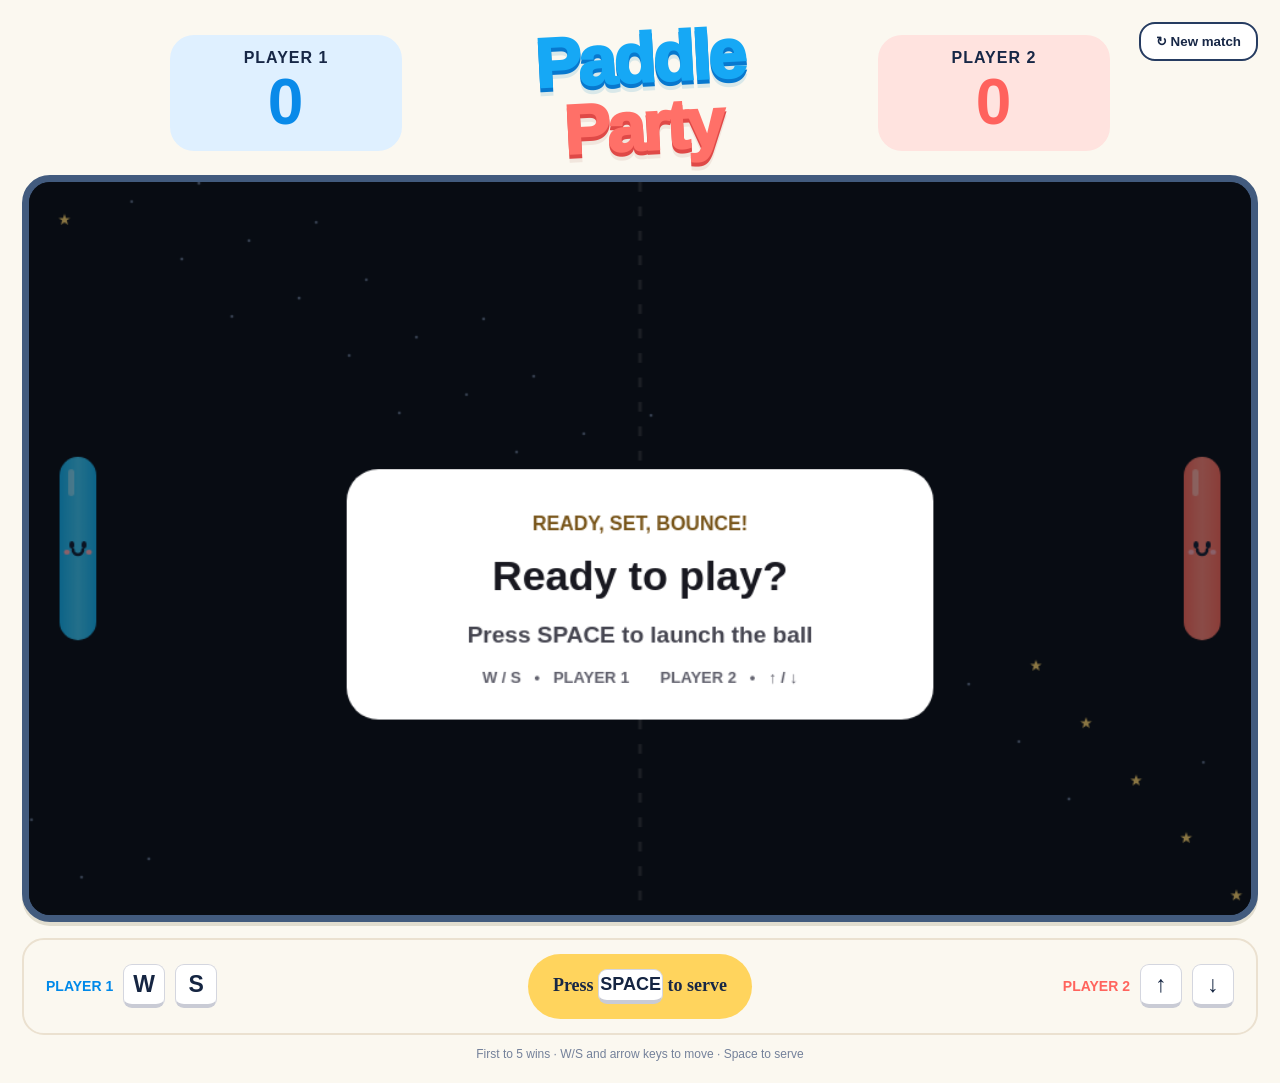
<file: GameEditor/Paddle_Party_Kids/index.html>
<!doctype html><html lang="en"><head><meta charset="utf-8"><meta name="viewport" content="width=device-width,initial-scale=1"><title>Paddle Party</title><style>
*{box-sizing:border-box}body{margin:0;background:#fbf8f0;color:#172746;font-family:'Trebuchet MS',Arial,sans-serif;min-height:100vh;padding:22px;display:grid;place-items:center}main{width:min(1280px,100%);position:relative}header{display:grid;grid-template-columns:1fr 1.8fr 1fr;align-items:center;gap:30px;padding:8px 12% 18px}.score{border-radius:24px;text-align:center;padding:14px;background:#dff0ff;font-weight:900;letter-spacing:1px}.score.right{background:#ffe3df}.score strong{display:block;font-size:64px;line-height:1.1;color:#098ae9}.score.right strong{color:#ff625d}h1{font-family:'Arial Rounded MT Bold','Trebuchet MS',sans-serif;font-size:clamp(36px,5.4vw,76px);font-weight:1000;letter-spacing:-3px;line-height:.85;text-align:center;margin:0;transform:rotate(-3deg);color:#16a8f5;text-shadow:0 4px #0878ce,0 8px 0 #d9e8e9}h1 span{display:block;color:#ff7068;text-shadow:0 4px #df4947,0 8px 0 #f1e6dd;margin-top:9px}.new{position:absolute;right:0;top:0;border:2px solid #263c61;background:#fff;border-radius:16px;padding:10px 15px;color:#172746;font-weight:bold;cursor:pointer}.court{border:7px solid #425b7e;border-radius:28px;overflow:hidden;background:#0e1623;box-shadow:0 4px 0 #e1ddcf}canvas{display:block;width:100%;height:auto;outline:none}footer{display:flex;justify-content:space-between;align-items:center;gap:16px;border:2px solid #ebe1d0;border-radius:22px;padding:14px 22px;margin-top:16px}.controls{display:flex;align-items:center;gap:10px;font-size:14px;font-weight:bold}.blue{color:#0089e9}.red{color:#ff645d}kbd{display:inline-grid;place-items:center;min-width:42px;height:44px;border:1px solid #d4d6df;border-bottom:4px solid #c9cbd5;border-radius:9px;background:#fff;font: bold 23px Arial;color:#152542}.serve{border:0;background:#ffd45d;border-radius:40px;padding:15px 25px;color:#172746;font:bold 18px 'Trebuchet MS';cursor:pointer;white-space:nowrap}.serve kbd{height:35px;font-size:18px;min-width:65px}.help{font-size:12px;color:#74819a;text-align:center;margin:12px 0 0}button:focus-visible{outline:3px solid #178ce9;outline-offset:4px}.touch{display:none;justify-content:space-between;margin-top:12px}.touch button{padding:16px 24px;border:0;border-radius:12px;background:#dff0ff;font-size:22px;touch-action:none}.touch .r button{background:#ffe3df}@media(pointer:coarse){.touch{display:flex}}@media(max-width:700px){body{padding:12px}header{gap:12px;padding:52px 0 20px}.score{font-size:11px;padding:10px}.score strong{font-size:40px}h1{letter-spacing:-2px}.new{font-size:12px;padding:8px}footer{padding:12px;flex-wrap:wrap;justify-content:center}.controls{font-size:11px;gap:5px}kbd{min-width:30px;height:34px}.serve{order:3;width:100%;font-size:16px}.court{border-width:5px;border-radius:20px}}
</style></head><body><main><button id="restart" class="new">↻ New match</button><header><div class="score">PLAYER 1<strong id="score1">0</strong></div><h1>Paddle<span>Party</span></h1><div class="score right">PLAYER 2<strong id="score2">0</strong></div></header><div class="court"><canvas id="canvas" width="1000" height="600" tabindex="0" aria-label="Paddle Party two player game"></canvas></div><footer><div class="controls blue">PLAYER 1 <kbd>W</kbd><kbd>S</kbd></div><button id="serve" class="serve">Press <kbd>SPACE</kbd> to serve</button><div class="controls red">PLAYER 2 <kbd>↑</kbd><kbd>↓</kbd></div></footer><p id="status" class="help" role="status" aria-live="polite">First to 5 wins · W/S and arrow keys to move · Space to serve</p><div class="touch"><div><button data-key="w" aria-label="Player 1 up">↑</button><button data-key="s" aria-label="Player 1 down">↓</button></div><div class="r"><button data-key="ArrowUp" aria-label="Player 2 up">↑</button><button data-key="ArrowDown" aria-label="Player 2 down">↓</button></div></div></main><script src="script/gameEngine.js"></script><script src="script/myCode.js"></script></body></html>
</file>
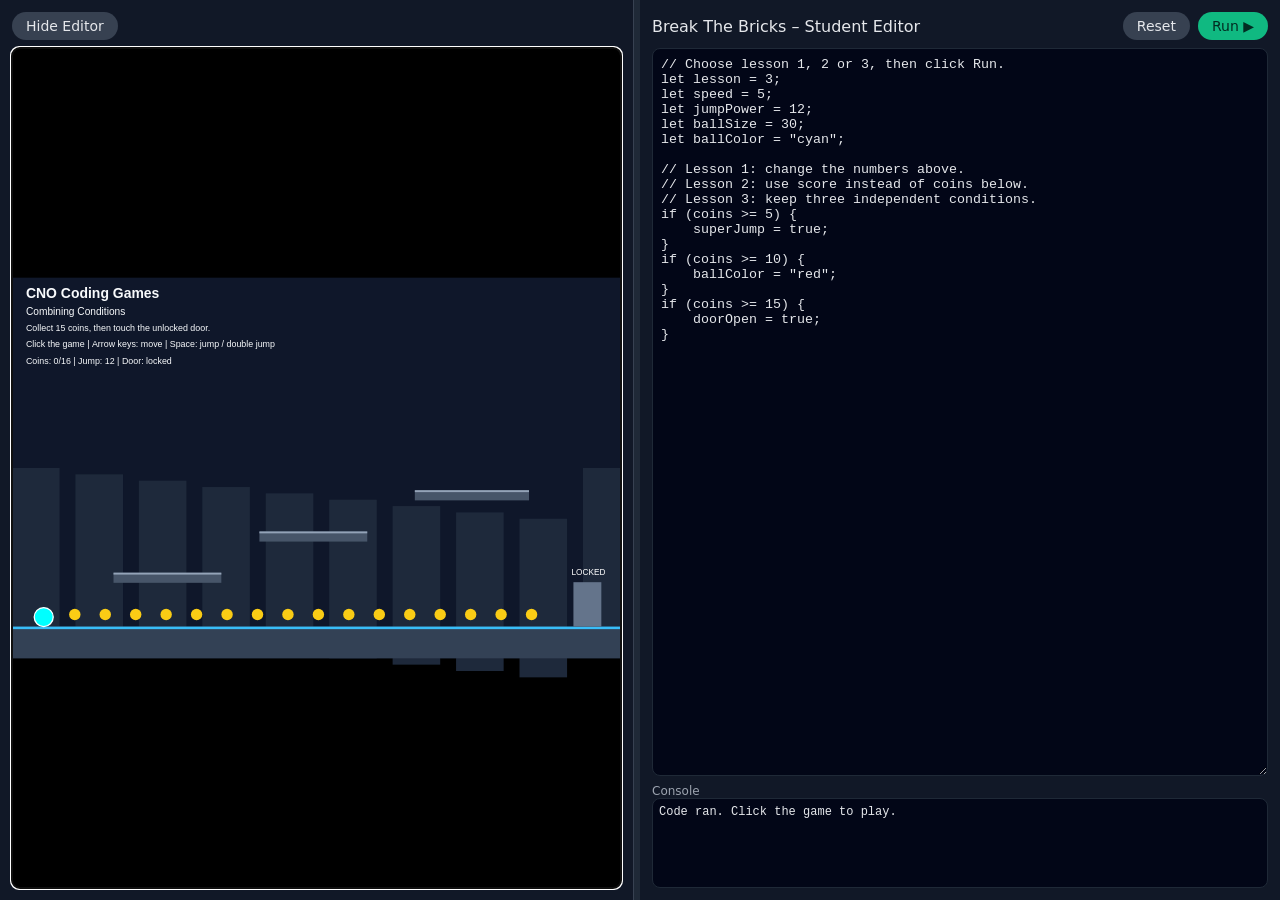
<file: GameEditor/SuperMario/index.htm>
<!DOCTYPE html>
<html lang="en">
<head>
  <meta charset="UTF-8" />
  <title>Break The Bricks Editor</title>
  <style>
    * {
      box-sizing: border-box;
      font-family: system-ui, -apple-system, BlinkMacSystemFont, "Segoe UI", sans-serif;
    }

    body {
      margin: 0;
      display: flex;
      height: 100vh;
      background: #111827;
      color: #e5e7eb;
      overflow: hidden;
    }

    #left {
      flex: 1.1;
      display: flex;
      flex-direction: column;
      padding: 12px;
      border-right: 1px solid #374151;
      min-height: 0;
    }

    #canvas {
      width: 100%;
      flex: 1;
      min-height: 0;
      background: #000;
      border-radius: 8px;
      display: block;
    }

    #splitter {
      width: 6px;
      cursor: ew-resize;
      background: #1f2937;
      flex: 0 0 6px;
      transition: background 0.2s ease;
    }

    #splitter:hover,
    body.resizing #splitter {
      background: #374151;
    }

    #right {
      flex: 0 0 50%;
      width: 50%;
      display: flex;
      flex-direction: column;
      padding: 12px;
      gap: 8px;
      min-height: 0;
      min-width: 320px;
      max-width: 80vw;
    }

    body.editor-hidden #left {
      flex: 1 1 auto;
      width: 100%;
      padding: 0;
      border-right: none;
    }

    body.editor-hidden #canvas {
      border-radius: 0;
    }

    body.editor-hidden #right,
    body.editor-hidden #splitter {
      display: none;
    }

    #header {
      display: flex;
      justify-content: space-between;
      align-items: center;
    }

    #buttons {
      display: flex;
      gap: 8px;
    }

    button {
      border: none;
      border-radius: 999px;
      padding: 6px 14px;
      cursor: pointer;
      font-size: 14px;
      background: #10b981;
      color: #022c22;
    }

    button.secondary {
      background: #374151;
      color: #e5e7eb;
    }

    #editor {
      flex: 1;
      min-height: 0;
      background: #020617;
      color: #e5e7eb;
      border: 1px solid #1f2937;
      border-radius: 8px;
      padding: 8px;
      font-family: ui-monospace, SFMono-Regular, Menlo, Monaco, Consolas, "Liberation Mono", "Courier New", monospace;
      white-space: pre;
      tab-size: 4;
    }

    #console {
      height: 90px;
      border-radius: 8px;
      border: 1px solid #1f2937;
      background: #020617;
      padding: 6px;
      font-family: ui-monospace, SFMono-Regular, Menlo, Monaco, Consolas, "Liberation Mono", "Courier New", monospace;
      font-size: 12px;
      overflow: auto;
      white-space: pre-wrap;
    }
  </style>
</head>
<body>
  <div id="left">
    <div style="display:flex; gap:8px; margin-bottom:8px;">
      <button id="btn-hide-editor" class="secondary">Hide Editor</button>
    </div>
    <canvas id="canvas"></canvas>
  </div>

  <div id="splitter" title="Drag to resize editor"></div>

  <div id="right">
    <div id="header">
      <div>Break The Bricks – Student Editor</div>
      <div id="buttons">
        <button class="secondary" id="btn-reset">Reset</button>
        <button id="btn-run">Run ▶</button>
      </div>
    </div>

    <textarea id="editor"></textarea>

    <div>
      <div style="font-size:12px;color:#9ca3af;">Console</div>
      <div id="console"></div>
    </div>
  </div>

  <script src="js/game.js"></script>
  <script src="js/myCode.js"></script>
  <script src="js/translate.js"></script>

  <script>
    const canvas = document.getElementById("canvas");
    const editorEl = document.getElementById("editor");
    const btnRunEl = document.getElementById("btn-run");
    const btnResetEl = document.getElementById("btn-reset");
    const btnHideEditor = document.getElementById("btn-hide-editor");
    const leftEl = document.getElementById("left");
    const rightEl = document.getElementById("right");
    const splitterEl = document.getElementById("splitter");
    const consoleBox = document.getElementById("console");

    let game;

    const STARTER_CODE = `// Choose lesson 1, 2 or 3, then click Run.
let lesson = 3;
let speed = 5;
let jumpPower = 12;
let ballSize = 30;
let ballColor = "cyan";

// Lesson 1: change the numbers above.
// Lesson 2: use score instead of coins below.
// Lesson 3: keep three independent conditions.
if (coins >= 5) {
    superJump = true;
}
if (coins >= 10) {
    ballColor = "red";
}
if (coins >= 15) {
    doorOpen = true;
}
`;

    function clearConsole() {
      consoleBox.textContent = "";
    }

    function printToConsole(msg) {
      consoleBox.textContent += msg + "\n";
    }

    function resizeCanvas() {
      if (!canvas) return;

      const dpr = window.devicePixelRatio || 1;
      const rect = canvas.getBoundingClientRect();
      const w = Math.max(1, rect.width);
      const h = Math.max(1, rect.height);

      canvas.width = Math.floor(w * dpr);
      canvas.height = Math.floor(h * dpr);

      const ctx = canvas.getContext("2d");
      ctx.setTransform(dpr, 0, 0, dpr, 0, 0);

      if (game) {
        game.canvas = canvas;
        game.ctx = ctx;
      }
    }

    function updateEditorButtonLabel() {
      btnHideEditor.textContent = document.body.classList.contains("editor-hidden")
        ? "Show Editor"
        : "Hide Editor";
    }

    function toggleEditorOnly() {
      document.body.classList.toggle("editor-hidden");
      updateEditorButtonLabel();
      resizeCanvas();
      runUserCode();
    }

    function startEditorResize(e) {
      if (document.body.classList.contains("editor-hidden")) return;

      e.preventDefault();
      document.body.classList.add("resizing");

      function onMouseMove(ev) {
        const totalWidth = window.innerWidth;
        const newRightWidth = totalWidth - ev.clientX;
        const minRightWidth = 320;
        const maxRightWidth = Math.floor(totalWidth * 0.8);
        const clampedRightWidth = Math.min(maxRightWidth, Math.max(minRightWidth, newRightWidth));

        rightEl.style.width = clampedRightWidth + "px";
        rightEl.style.flexBasis = clampedRightWidth + "px";
        leftEl.style.flex = "1 1 auto";
        resizeCanvas();
      }

      function stopResize() {
        document.body.classList.remove("resizing");
        window.removeEventListener("mousemove", onMouseMove);
        window.removeEventListener("mouseup", stopResize);
        runUserCode();
      }

      window.addEventListener("mousemove", onMouseMove);
      window.addEventListener("mouseup", stopResize);
    }

    function runUserCode() {
      clearConsole();

      if (!game) {
        printToConsole("❌ Game engine not ready.");
        return;
      }

      StudentRunner.runStudentCode(editorEl.value, printToConsole);
    }

    function init() {
      game = new Game();
      window.game = game;
      game.animate();

      editorEl.value = STARTER_CODE;
      rightEl.style.width = "50%";
      rightEl.style.flexBasis = "50%";

      resizeCanvas();
      window.addEventListener("resize", resizeCanvas);

      if (window.ResizeObserver) {
        const ro = new ResizeObserver(() => resizeCanvas());
        ro.observe(leftEl);
        ro.observe(canvas);
      }

      splitterEl.addEventListener("mousedown", startEditorResize);
      btnRunEl.addEventListener("click", runUserCode);
      btnResetEl.addEventListener("click", () => {
        editorEl.value = STARTER_CODE;
        runUserCode();
      });
      btnHideEditor.addEventListener("click", toggleEditorOnly);

      updateEditorButtonLabel();
      runUserCode();
    }

    window.addEventListener("load", init);
  </script>
</body>
</html>
</file>
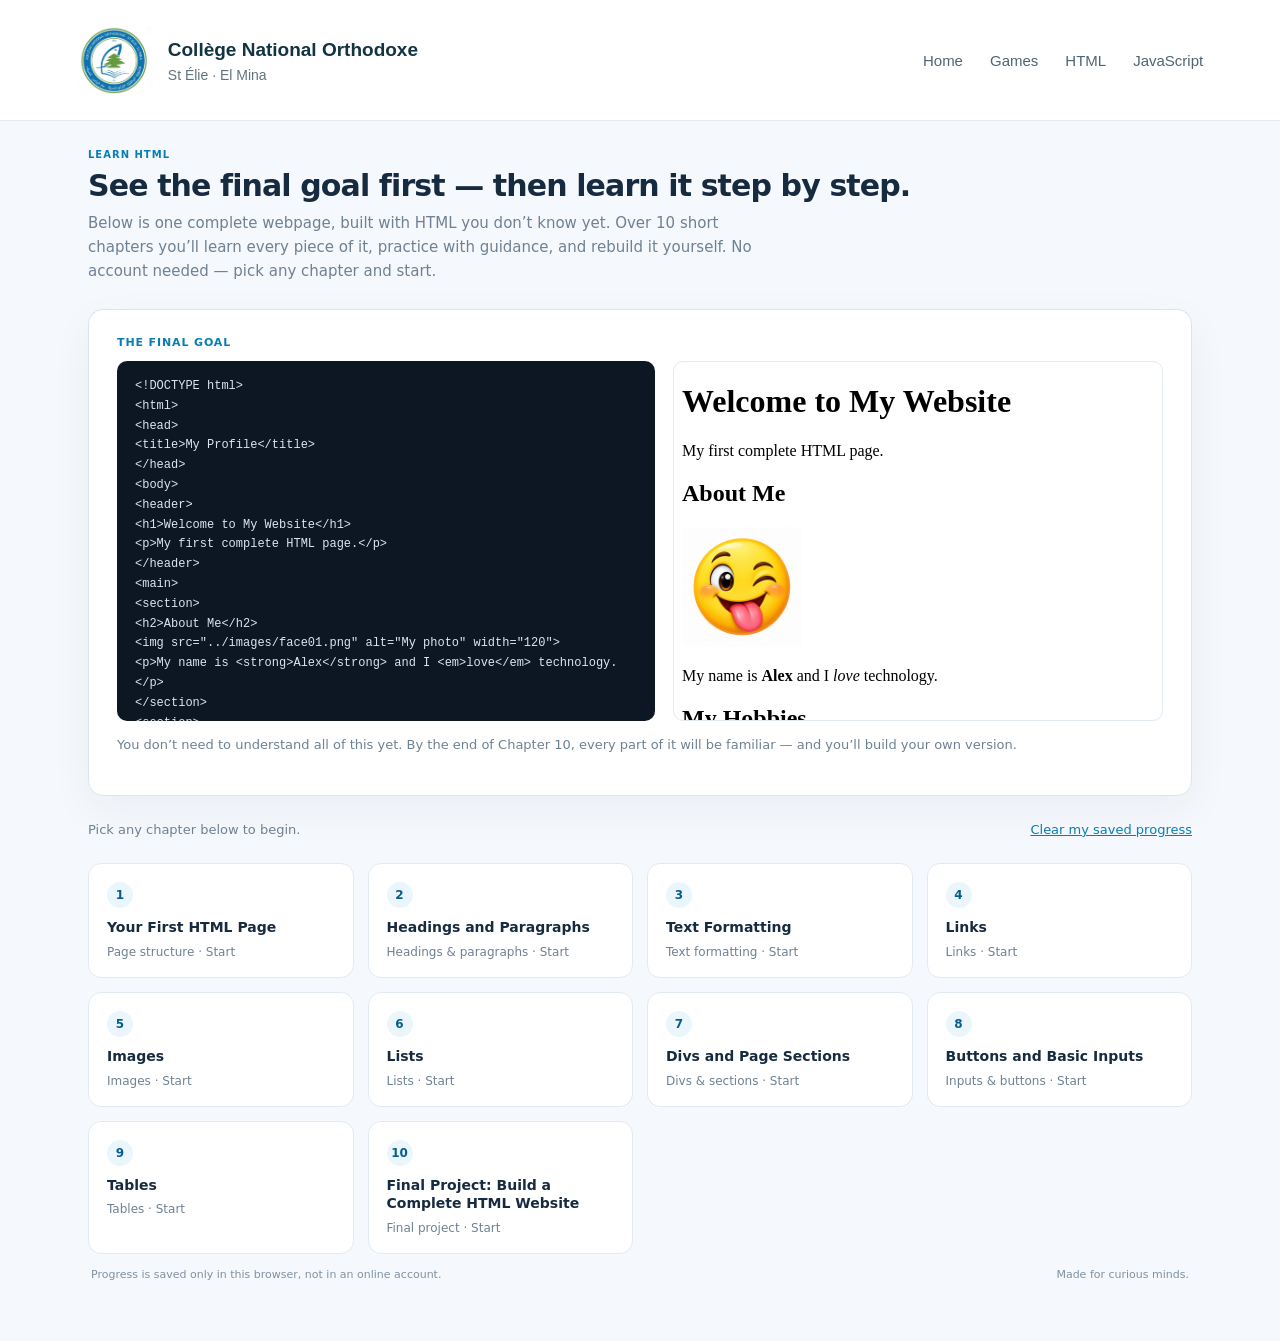
<file: html/learn/index.html>
<!doctype html>
<html lang="en">
<head>
  <meta charset="utf-8">
  <meta name="viewport" content="width=device-width, initial-scale=1">
  <meta name="theme-color" content="#f5f8fc">
  <meta name="description" content="Learn HTML step by step with 10 beginner-friendly chapters: discover each tag, watch an example, practice, then build it yourself.">
  <title>Learn HTML &mdash; CNO</title>
  <link rel="icon" type="image/svg+xml" href="data:image/svg+xml,%3Csvg xmlns='http://www.w3.org/2000/svg' viewBox='0 0 40 40'%3E%3Crect width='40' height='40' rx='12' fill='%230d78ad'/%3E%3Cpath d='m15 12-8 8 8 8m10-16 8 8-8 8' fill='none' stroke='white' stroke-width='3' stroke-linecap='round' stroke-linejoin='round'/%3E%3C/svg%3E">
  <style>
    :root{color-scheme:light;--ink:#172b40;--muted:#6f8194;--blue:#087eb5;--blue-dark:#075e8e;--green:#6a9b42;--line:#e2eaf1;--panel:#0d1724;--soft:#f5f8fc}
    *{box-sizing:border-box}
    body{margin:0;background:var(--soft);color:var(--ink);font-family:Inter,ui-sans-serif,system-ui,-apple-system,BlinkMacSystemFont,"Segoe UI",sans-serif;min-height:100vh}
    button{font:inherit}
    .page{max-width:1180px;margin:0 auto;padding:28px 38px 60px}
    .eyebrow{display:flex;align-items:center;gap:6px;color:var(--blue);font-size:10px;font-weight:750;letter-spacing:.1em;text-transform:uppercase;margin-bottom:8px}
    h1{margin:0 0 8px;font-size:30px;letter-spacing:-.03em}
    .lede{color:var(--muted);font-size:15px;line-height:1.6;max-width:680px;margin:0 0 26px}
    .lesson-card{border:1px solid #dce5ec;background:#fff;border-radius:15px;box-shadow:0 14px 42px #24415c0d;padding:26px 28px;margin-bottom:26px}
    .card-heading{font-size:11px;font-weight:800;letter-spacing:.08em;text-transform:uppercase;color:var(--blue);margin-bottom:12px}
    .goal-grid{display:grid;grid-template-columns:minmax(0,1.1fr) minmax(0,1fr);gap:18px;align-items:start}
    .code-block{background:var(--panel);color:#d9e6f2;border-radius:10px;padding:16px 18px;font:12px/1.65 ui-monospace,SFMono-Regular,Menlo,Consolas,monospace;white-space:pre-wrap;word-break:break-word;margin:0;max-height:360px;overflow:auto}
    .preview-frame{display:block;width:100%;height:360px;border:1px solid var(--line);border-radius:10px;background:#fff}
    .goal-note{color:var(--muted);font-size:13px;margin-top:14px;line-height:1.6}
    .chapter-grid{display:grid;grid-template-columns:repeat(auto-fill,minmax(230px,1fr));gap:14px}
    .chapter-card{display:block;text-decoration:none;color:inherit;border:1px solid var(--line);background:#fff;border-radius:13px;padding:18px 18px 16px;transition:border-color .15s,transform .15s}
    .chapter-card:hover{border-color:#aecfe0;transform:translateY(-2px)}
    .chapter-card .num{display:inline-flex;align-items:center;justify-content:center;width:26px;height:26px;border-radius:50%;background:#eaf6fc;color:var(--blue-dark);font-size:12px;font-weight:800;margin-bottom:10px}
    .chapter-card.done .num{background:#f2f9ec;color:#4f7a2f}
    .chapter-card h3{margin:0 0 6px;font-size:14px;line-height:1.35}
    .chapter-card p{margin:0;color:var(--muted);font-size:12px;line-height:1.5}
    .chapter-card .badge{float:right;font-size:11px;color:#4f7a2f;font-weight:700}
    .progress-bar{display:flex;align-items:center;justify-content:space-between;gap:12px;flex-wrap:wrap;margin:18px 0 26px;color:var(--muted);font-size:13px}
    .progress-bar a,.progress-bar button{color:var(--blue);background:none;border:0;cursor:pointer;font:inherit;text-decoration:underline;padding:0}
    footer{display:flex;justify-content:space-between;gap:12px;padding:14px 3px 0;color:#8091a2;font-size:11px}
  </style>
  <script src="../../common/common-menu.js" defer></script>
</head>
<body>
  <div class="page">
    <main>
      <div class="eyebrow">Learn HTML</div>
      <h1>See the final goal first — then learn it step by step.</h1>
      <p class="lede">Below is one complete webpage, built with HTML you don’t know yet. Over 10 short chapters you’ll learn every piece of it, practice with guidance, and rebuild it yourself. No account needed — pick any chapter and start.</p>

      <section class="lesson-card">
        <div class="card-heading">The final goal</div>
        <div class="goal-grid">
          <pre class="code-block" id="goalCode"></pre>
          <iframe class="preview-frame" id="goalPreview" title="Final page preview" sandbox="allow-popups allow-popups-to-escape-sandbox" referrerpolicy="no-referrer"></iframe>
        </div>
        <p class="goal-note">You don’t need to understand all of this yet. By the end of Chapter 10, every part of it will be familiar — and you’ll build your own version.</p>
      </section>

      <div class="progress-bar">
        <span id="progressSummary">Pick any chapter below to begin.</span>
        <button type="button" id="clearProgress">Clear my saved progress</button>
      </div>

      <div class="chapter-grid" id="chapterGrid"></div>

      <footer><span>Progress is saved only in this browser, not in an online account.</span><span>Made for curious minds.</span></footer>
    </main>
  </div>
  <script src="exercise-checker.js"></script>
  <script src="lessons-data.js"></script>
  <script>
    (() => {
      document.getElementById('goalCode').textContent = window.FINAL_GOAL_CODE;
      document.getElementById('goalPreview').srcdoc = window.FINAL_GOAL_CODE;

      const STORAGE_KEY = 'cno-learn-progress';
      function loadProgress() {
        try { return JSON.parse(localStorage.getItem(STORAGE_KEY)) || { chapters: {}, completed: [] }; }
        catch (_) { return { chapters: {}, completed: [] }; }
      }

      function renderGrid() {
        const progress = loadProgress();
        const completed = progress.completed || [];
        const grid = document.getElementById('chapterGrid');
        grid.innerHTML = window.LESSONS.map(l => {
          const done = completed.includes(l.id);
          const started = progress.chapters && progress.chapters[l.id] && progress.chapters[l.id].step;
          const action = done ? 'Review' : (started ? 'Continue' : 'Start');
          return '<a class="chapter-card' + (done ? ' done' : '') + '" href="chapter.html?ch=' + l.id + '">' +
            (done ? '<span class="badge">✓ Done</span>' : '') +
            '<span class="num">' + l.id + '</span>' +
            '<h3>' + l.title + '</h3>' +
            '<p>' + l.short + ' · ' + action + '</p>' +
          '</a>';
        }).join('');
        const summary = document.getElementById('progressSummary');
        summary.textContent = completed.length
          ? completed.length + ' of ' + window.LESSONS.length + ' chapters completed.'
          : 'Pick any chapter below to begin.';
      }
      renderGrid();

      document.getElementById('clearProgress').addEventListener('click', () => {
        if (confirm('Clear your saved HTML course progress in this browser?')) {
          localStorage.removeItem(STORAGE_KEY);
          renderGrid();
        }
      });
    })();
  </script>
</body>
</html>
</file>
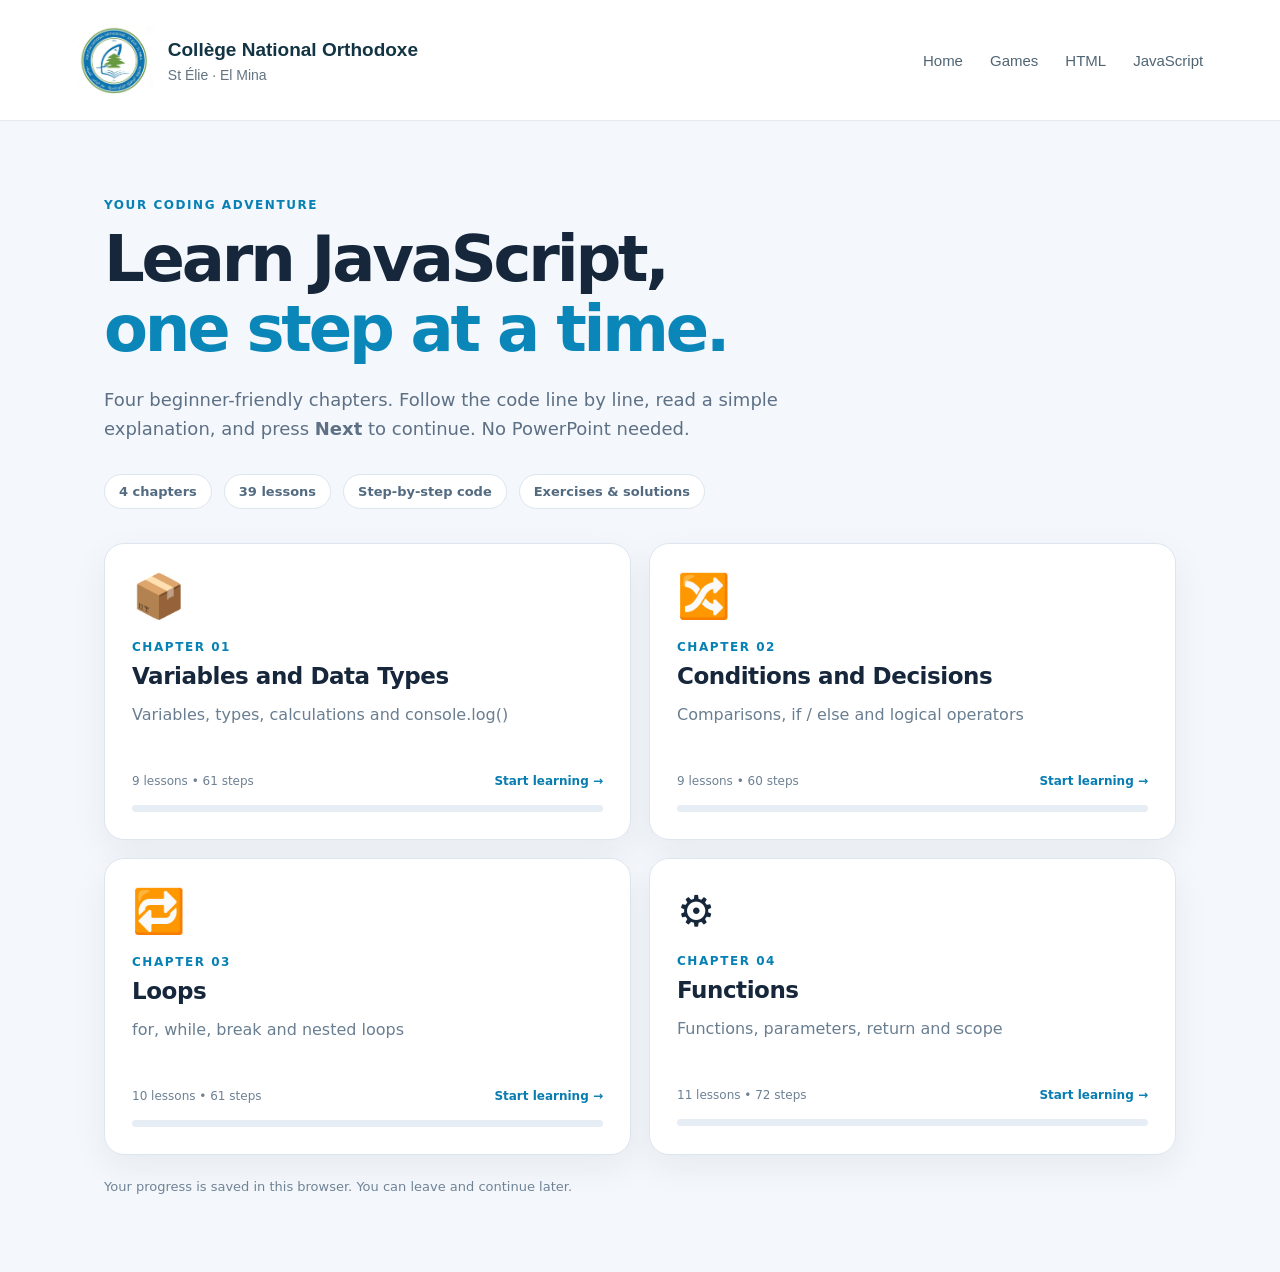
<file: js/Learn_JavaScript_Website/index.html>
<!doctype html><html lang="en"><head><meta charset="utf-8"><meta name="viewport" content="width=device-width,initial-scale=1"><title>Learn JavaScript — CNO Code Quest</title><link rel="stylesheet" href="style.css"><script src="../../common/common-menu.js" defer></script></head><body><main class="home"><p class="eyebrow">YOUR CODING ADVENTURE</p><h1>Learn JavaScript,<br><em>one step at a time.</em></h1><p class="lead">Four beginner-friendly chapters. Follow the code line by line, read a simple explanation, and press <b>Next</b> to continue. No PowerPoint needed.</p><div class="stats"><span>4 chapters</span><span>39 lessons</span><span>Step-by-step code</span><span>Exercises & solutions</span></div><div id="cards" class="cards"></div><p class="hint">Your progress is saved in this browser. You can leave and continue later.</p></main><script src="course-data.js"></script><script>const icons=['📦','🔀','🔁','⚙️'];const subtitles=['Variables, types, calculations and console.log()','Comparisons, if / else and logical operators','for, while, break and nested loops','Functions, parameters, return and scope'];document.getElementById('cards').innerHTML=JS_COURSE.map((c,i)=>{const saved=Number(localStorage.getItem('jsquest-ch'+c.id)||0);return `<a class="chapter-card" href="chapter.html?ch=${c.id}"><div class="bigicon">${icons[i]}</div><span class="eyebrow">CHAPTER 0${c.id}</span><h2>${c.name}</h2><p>${subtitles[i]}</p><div class="card-foot"><span>${c.lessons} lessons • ${c.slides.length} steps</span><strong>${saved?'Continue →':'Start learning →'}</strong></div><div class="track"><span style="width:${Math.round(saved/c.slides.length*100)}%"></span></div></a>`}).join('');</script></body></html>
</file>
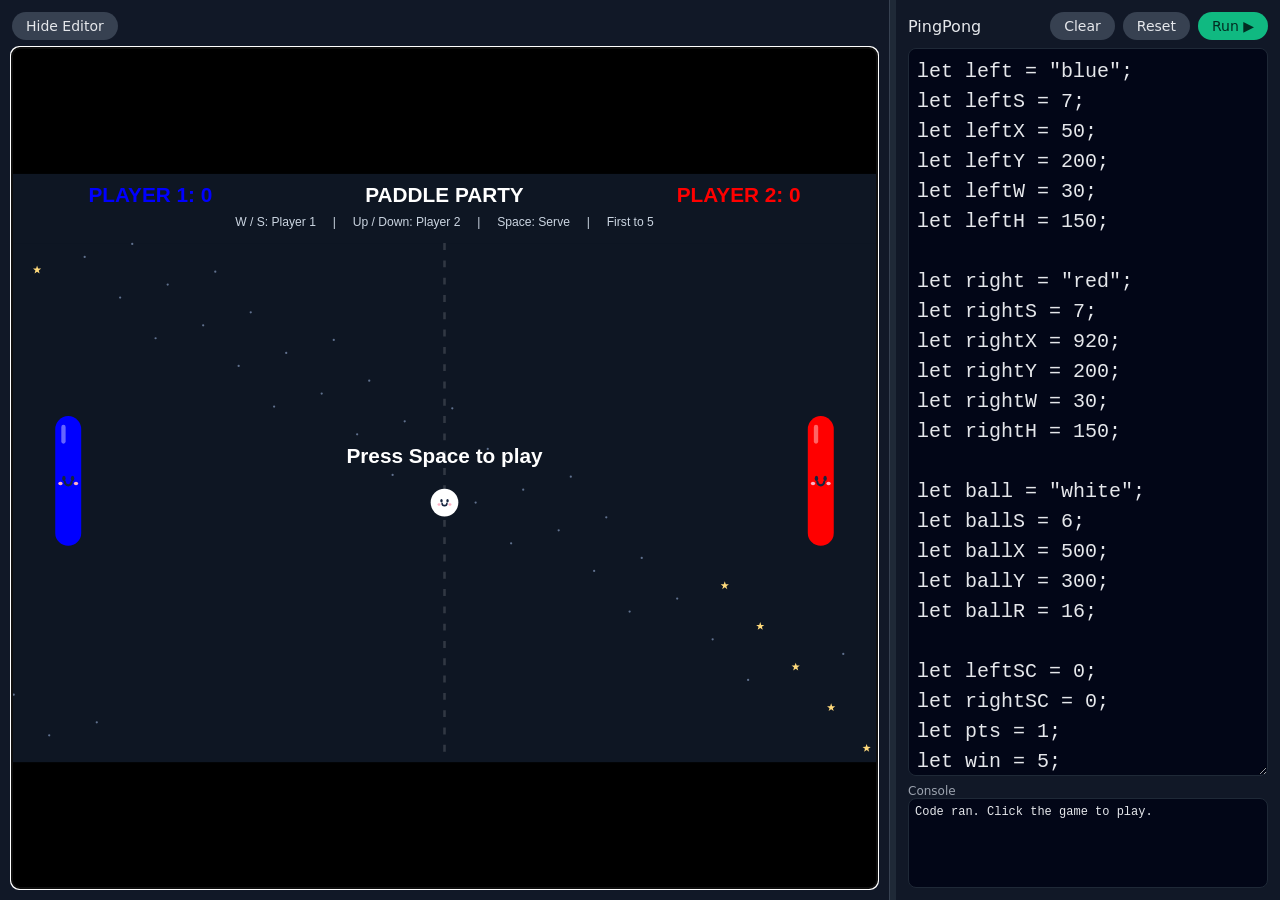
<file: games/01/GameEditor/index.htm>
<!DOCTYPE html>
<html lang="en">
<head>
  <meta charset="UTF-8" />
  <title>PingPong</title>
  <style>
    * {
      box-sizing: border-box;
      font-family: system-ui, -apple-system, BlinkMacSystemFont, "Segoe UI", sans-serif;
    }

    body {
      margin: 0;
      display: flex;
      height: 100vh;
      background: #111827;
      color: #e5e7eb;
      overflow: hidden;
    }

    #left {
      flex: 1.1;
      display: flex;
      flex-direction: column;
      padding: 12px;
      border-right: 1px solid #374151;
      min-height: 0;
    }

    #canvas {
      width: 100%;
      flex: 1;
      min-height: 0;
      background: #000;
      border-radius: 8px;
      display: block;
    }

    #splitter {
      width: 6px;
      cursor: ew-resize;
      background: #1f2937;
      flex: 0 0 6px;
      transition: background 0.2s ease;
    }

    #splitter:hover,
    body.resizing #splitter {
      background: #374151;
    }

    #right {
      flex: 0 0 30%;
      width: 30%;
      display: flex;
      flex-direction: column;
      padding: 12px;
      gap: 8px;
      min-height: 0;
      min-width: 320px;
      max-width: 80vw;
    }

    body.editor-hidden #left {
      flex: 1 1 auto;
      width: 100%;
      padding: 0;
      border-right: none;
    }

    body.editor-hidden #canvas {
      border-radius: 0;
    }

    body.editor-hidden #right,
    body.editor-hidden #splitter {
      display: none;
    }

    #header {
      display: flex;
      justify-content: space-between;
      flex-wrap: wrap;
      gap: 8px;
      align-items: center;
    }

    #buttons {
      display: flex;
      gap: 8px;
    }

    button {
      border: none;
      border-radius: 999px;
      padding: 6px 14px;
      cursor: pointer;
      font-size: 14px;
      background: #10b981;
      color: #022c22;
    }

    button.secondary {
      background: #374151;
      color: #e5e7eb;
    }

    #editor {
      font-size: 20px;
      line-height: 1.5;
      flex: 1;
      min-height: 0;
      background: #020617;
      color: #e5e7eb;
      border: 1px solid #1f2937;
      border-radius: 8px;
      padding: 8px;
      font-family: ui-monospace, SFMono-Regular, Menlo, Monaco, Consolas, "Liberation Mono", "Courier New", monospace;
      white-space: pre;
      tab-size: 4;
    }

    #console {
      height: 90px;
      border-radius: 8px;
      border: 1px solid #1f2937;
      background: #020617;
      padding: 6px;
      font-family: ui-monospace, SFMono-Regular, Menlo, Monaco, Consolas, "Liberation Mono", "Courier New", monospace;
      font-size: 12px;
      overflow: auto;
      white-space: pre-wrap;
    }
  </style>
</head>
<body>
  <div id="left">
    <div style="display:flex; gap:8px; margin-bottom:8px;">
      <button id="btn-hide-editor" class="secondary">Hide Editor</button>
    </div>
    <canvas id="canvas"></canvas>
  </div>

  <div id="splitter" title="Drag to resize editor"></div>

  <div id="right">
    <div id="header">
      <div>PingPong</div>
      <div id="buttons">
        <button class="secondary" id="btn-clear">Clear</button>
        <button class="secondary" id="btn-reset">Reset</button>
        <button id="btn-run">Run ▶</button>
      </div>
    </div>

    <textarea id="editor"></textarea>

    <div>
      <div style="font-size:12px;color:#9ca3af;">Console</div>
      <div id="console"></div>
    </div>
  </div>

  <script src="js/game.js"></script>
  <script src="js/myCode.js"></script>
  <script src="js/translate.js"></script>

  <script>
    const canvas = document.getElementById("canvas");
    const editorEl = document.getElementById("editor");
    const btnRunEl = document.getElementById("btn-run");
    const btnClearEl = document.getElementById("btn-clear");
    const btnResetEl = document.getElementById("btn-reset");
    const btnHideEditor = document.getElementById("btn-hide-editor");
    const leftEl = document.getElementById("left");
    const rightEl = document.getElementById("right");
    const splitterEl = document.getElementById("splitter");
    const consoleBox = document.getElementById("console");

    let game;

    const STARTER_CODE = `let left = "blue";
let leftS = 7;
let leftX = 50;
let leftY = 200;
let leftW = 30;
let leftH = 150;

let right = "red";
let rightS = 7;
let rightX = 920;
let rightY = 200;
let rightW = 30;
let rightH = 150;

let ball = "white";
let ballS = 6;
let ballX = 500;
let ballY = 300;
let ballR = 16;

let leftSC = 0;
let rightSC = 0;
let pts = 1;
let win = 5;
`;

    function clearConsole() {
      consoleBox.textContent = "";
    }

    function printToConsole(msg) {
      consoleBox.textContent += msg + "\n";
    }

    function resizeCanvas() {
      if (!canvas) return;

      const dpr = window.devicePixelRatio || 1;
      const rect = canvas.getBoundingClientRect();
      const w = Math.max(1, rect.width);
      const h = Math.max(1, rect.height);

      canvas.width = Math.floor(w * dpr);
      canvas.height = Math.floor(h * dpr);

      const ctx = canvas.getContext("2d");
      ctx.setTransform(dpr, 0, 0, dpr, 0, 0);

      if (game) {
        game.canvas = canvas;
        game.ctx = ctx;
      }
    }

    function updateEditorButtonLabel() {
      btnHideEditor.textContent = document.body.classList.contains("editor-hidden")
        ? "Show Editor"
        : "Hide Editor";
    }

    function toggleEditorOnly() {
      document.body.classList.toggle("editor-hidden");
      updateEditorButtonLabel();
      resizeCanvas();
      runUserCode();
    }

    function startEditorResize(e) {
      if (document.body.classList.contains("editor-hidden")) return;

      e.preventDefault();
      document.body.classList.add("resizing");

      function onMouseMove(ev) {
        const totalWidth = window.innerWidth;
        const newRightWidth = totalWidth - ev.clientX;
        const minRightWidth = 320;
        const maxRightWidth = Math.floor(totalWidth * 0.8);
        const clampedRightWidth = Math.min(maxRightWidth, Math.max(minRightWidth, newRightWidth));

        rightEl.style.width = clampedRightWidth + "px";
        rightEl.style.flexBasis = clampedRightWidth + "px";
        leftEl.style.flex = "1 1 auto";
        resizeCanvas();
      }

      function stopResize() {
        document.body.classList.remove("resizing");
        window.removeEventListener("mousemove", onMouseMove);
        window.removeEventListener("mouseup", stopResize);
        runUserCode();
      }

      window.addEventListener("mousemove", onMouseMove);
      window.addEventListener("mouseup", stopResize);
    }

    function runUserCode() {
      clearConsole();

      if (!game) {
        printToConsole("❌ Game engine not ready.");
        return;
      }

      StudentRunner.runStudentCode(editorEl.value, printToConsole);
    }

    function init() {
      game = new Game();
      window.game = game;
      game.animate();

      editorEl.value = STARTER_CODE;
      rightEl.style.width = "30%";
      rightEl.style.flexBasis = "30%";

      resizeCanvas();
      window.addEventListener("resize", resizeCanvas);

      if (window.ResizeObserver) {
        const ro = new ResizeObserver(() => resizeCanvas());
        ro.observe(leftEl);
        ro.observe(canvas);
      }

      splitterEl.addEventListener("mousedown", startEditorResize);
      btnRunEl.addEventListener("click", runUserCode);
      btnClearEl.addEventListener("click", () => {
        editorEl.value = "";
        runUserCode();
        editorEl.focus();
      });
      btnResetEl.addEventListener("click", () => {
        editorEl.value = STARTER_CODE;
        runUserCode();
      });
      btnHideEditor.addEventListener("click", toggleEditorOnly);

      updateEditorButtonLabel();
      runUserCode();
    }

    window.addEventListener("load", init);
  </script>
</body>
</html>
</file>
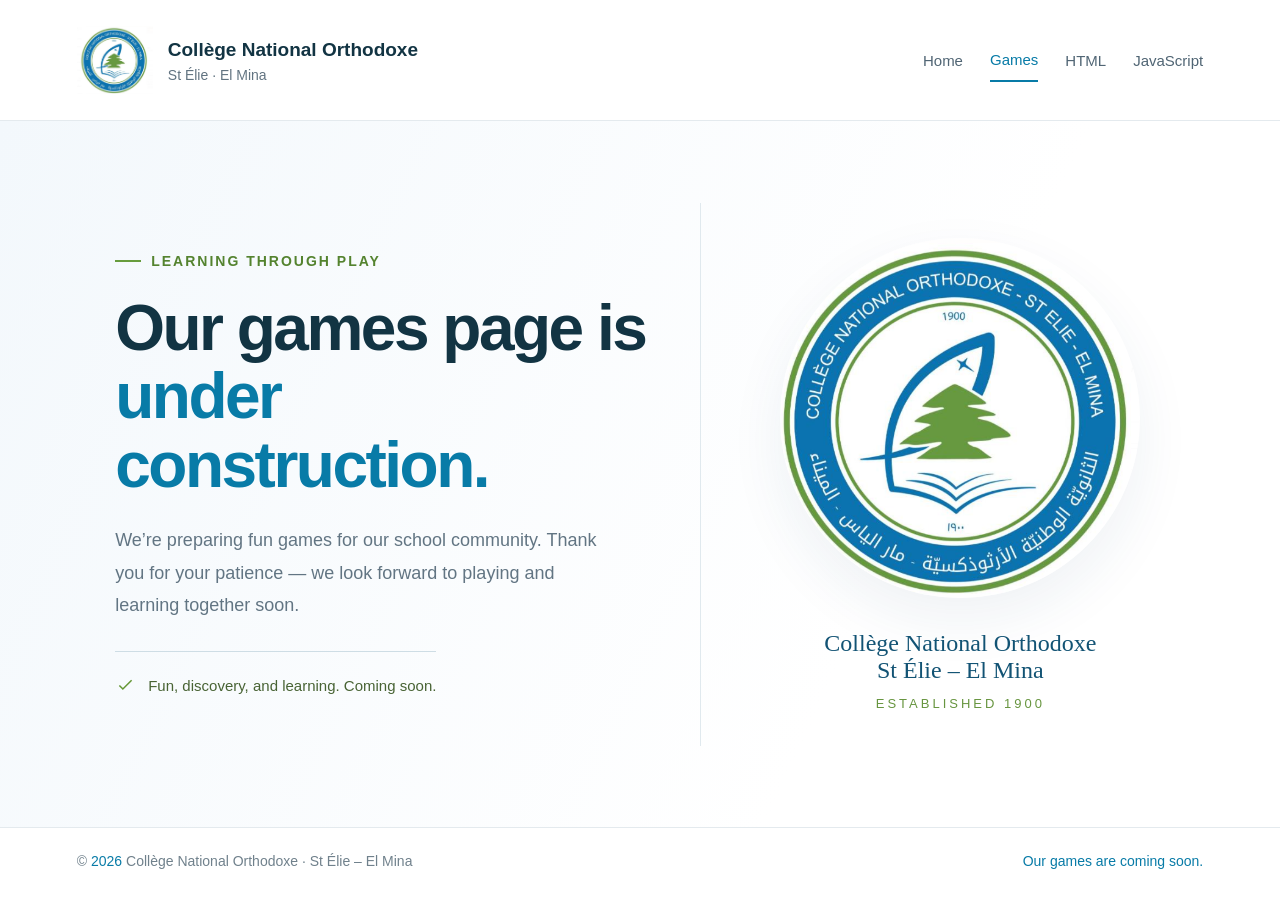
<file: games.html>
<!DOCTYPE html>
<html lang="en"><head><meta charset="utf-8"><meta name="viewport" content="width=device-width,initial-scale=1"><title>CNO — Games Under Construction</title><meta name="description" content="Collège National Orthodoxe – St Élie – El Mina. Our games page is under construction."><link rel="icon" href="cno-logo.png"><style>
*{box-sizing:border-box}body{margin:0;font-family:Arial,Helvetica,sans-serif;color:#123443;background:#fff}button,a{-webkit-tap-highlight-color:transparent}header{display:flex;align-items:center;justify-content:space-between;gap:24px;flex-wrap:wrap;padding:22px 6%;border-bottom:1px solid #e4eaee}.brand{display:flex;align-items:center;gap:15px;color:inherit;text-decoration:none}.brand img{width:76px;height:76px;object-fit:contain}.brand strong{font-size:19px;line-height:1.35}.brand small{display:block;margin-top:5px;font-size:14px;color:#617380}nav{display:flex;flex-wrap:wrap;gap:27px;align-items:center}nav button,nav a{border:0;background:none;font:inherit;font-size:15px;color:#506574;cursor:pointer;padding:12px 0;text-decoration:none}nav button.active,nav a.active{color:#087ba7;border-bottom:2px solid #087ba7}.menu{display:none}main{min-height:calc(100svh - 194px);display:grid;grid-template-columns:1.15fr 1fr;align-items:center;gap:50px;padding:70px 9%;background:linear-gradient(115deg,#f3f8fc 0%,#fff 68%)}.eyebrow{display:inline-flex;align-items:center;gap:10px;font-size:14px;letter-spacing:2px;font-weight:bold;color:#54832f;text-transform:uppercase}.eyebrow span{width:26px;height:2px;background:#679c3d}h1{font-size:clamp(44px,5vw,76px);letter-spacing:-2.5px;line-height:1.07;margin:25px 0}h1 em{font-style:normal;color:#087ba7}p{font-size:18px;line-height:1.8;color:#627583;max-width:490px;margin-bottom:30px}.notice{display:inline-flex;align-items:center;gap:12px;border-top:1px solid #cedde5;padding-top:23px;font-size:15px;color:#486334}.notice svg{width:21px;stroke:#659735}.seal{position:relative;text-align:center;border-left:1px solid #e0e9ee;padding:35px 0 35px 55px}.seal img{width:min(100%,360px);border-radius:50%;aspect-ratio:1;object-fit:cover;object-position:center;box-shadow:0 22px 55px #174b6b12}.seal .name{font-family:Georgia,serif;font-size:24px;margin-top:28px;color:#125374}.seal .year{font-size:13px;letter-spacing:3px;color:#67953f;margin-top:12px;text-transform:uppercase}footer{display:flex;justify-content:space-between;gap:20px;align-items:center;padding:25px 6%;font-size:14px;color:#70818c;border-top:1px solid #e4eaee}footer span:last-child{color:#087ba7}.menu{border:1px solid #d5e2e9;background:white;color:#125374;padding:10px 14px;border-radius:5px;font-size:16px}dialog{border:1px solid #d8e4eb;border-radius:12px;padding:32px;max-width:420px;width:90%;box-shadow:0 20px 90px #12344330}dialog::backdrop{background:#12344370}dialog h2{font-size:25px;margin-top:0}dialog p{font-size:16px}dialog button{background:#087ba7;color:white;border:0;border-radius:5px;padding:12px 22px;font-size:16px;cursor:pointer}:focus-visible{outline:3px solid #70a446;outline-offset:5px}@media(max-width:1000px){header{flex-wrap:wrap}nav{gap:20px}.brand strong{font-size:17px}main{padding:55px 6%;gap:25px}.seal{padding-left:25px}.seal .name{font-size:21px}}@media(max-width:700px){header{padding:15px 5%}.brand img{width:57px;height:57px}.brand strong{font-size:14px}.brand small{font-size:12px}.menu{display:block}nav{display:none;width:100%;flex-wrap:wrap;gap:20px}nav.open{display:flex}main{grid-template-columns:1fr;padding:45px 7%;gap:35px;min-height:auto}h1{font-size:49px;letter-spacing:-1.5px}p{font-size:17px}.seal{border-left:0;border-top:1px solid #e0e9ee;padding:35px 0 0}.seal img{width:220px}.seal .name{font-size:21px}footer{flex-direction:column;text-align:center;gap:10px}}
</style><script src="common-menu.js" defer></script></head><body><main><section><div class="eyebrow"><span></span>Learning through play</div><h1>Our games page is<br><em>under construction.</em></h1><p>We’re preparing fun games for our school community. Thank you for your patience — we look forward to playing and learning together soon.</p><div class="notice"><svg viewBox="0 0 24 24" fill="none" stroke-width="1.8" aria-hidden="true"><path d="m5 12 4 4L19 6"/></svg>Fun, discovery, and learning. Coming soon.</div></section><section class="seal" aria-label="School identity"><img src="cno-logo.png" alt="Collège National Orthodoxe – St Élie – El Mina emblem"><div class="name">Collège National Orthodoxe<br>St Élie – El Mina</div><div class="year">Established 1900</div></section></main><footer><span>© <span id="year"></span> Collège National Orthodoxe · St Élie – El Mina</span><span>Our games are coming soon.</span></footer><script>document.getElementById("year").textContent=new Date().getFullYear();</script></body></html>
</file>
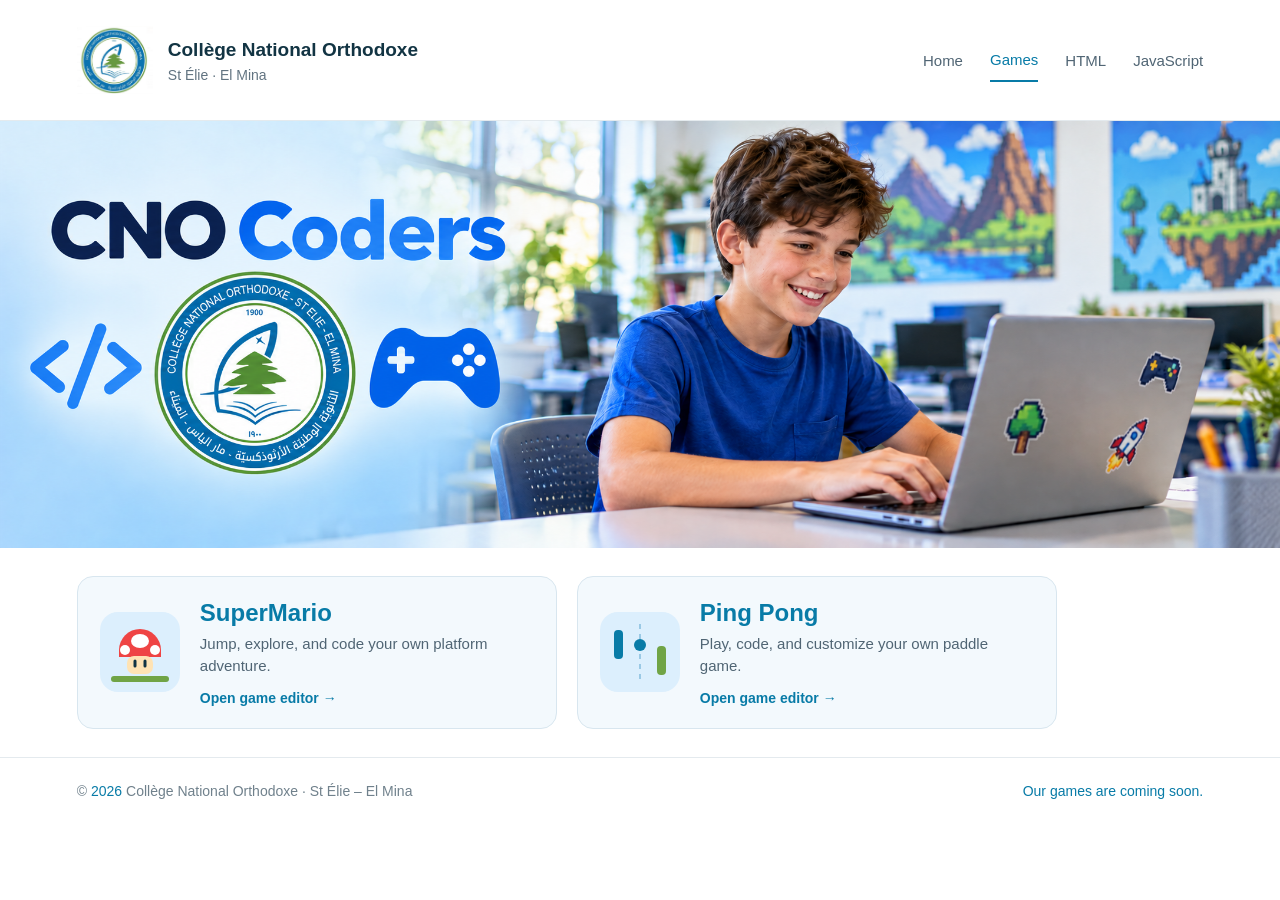
<file: games/games.html>
<!DOCTYPE html>
<html lang="en"><head><meta charset="utf-8"><meta name="viewport" content="width=device-width,initial-scale=1"><title>CNO — Games Under Construction</title><meta name="description" content="Collège National Orthodoxe – St Élie – El Mina. Our games page is under construction."><link rel="icon" href="../images/cno-logo.png"><style>
*{box-sizing:border-box}body{margin:0;font-family:Arial,Helvetica,sans-serif;color:#123443;background:#fff}button,a{-webkit-tap-highlight-color:transparent}header{display:flex;align-items:center;justify-content:space-between;gap:24px;flex-wrap:wrap;padding:22px 6%;border-bottom:1px solid #e4eaee}.brand{display:flex;align-items:center;gap:15px;color:inherit;text-decoration:none}.brand img{width:76px;height:76px;object-fit:contain}.brand strong{font-size:19px;line-height:1.35}.brand small{display:block;margin-top:5px;font-size:14px;color:#617380}nav{display:flex;flex-wrap:wrap;gap:27px;align-items:center}nav button,nav a{border:0;background:none;font:inherit;font-size:15px;color:#506574;cursor:pointer;padding:12px 0;text-decoration:none}nav button.active,nav a.active{color:#087ba7;border-bottom:2px solid #087ba7}.menu{display:none}main{min-height:calc(100svh - 194px);display:grid;grid-template-columns:1.15fr 1fr;align-items:center;gap:50px;padding:70px 9%;background:linear-gradient(115deg,#f3f8fc 0%,#fff 68%)}.eyebrow{display:inline-flex;align-items:center;gap:10px;font-size:14px;letter-spacing:2px;font-weight:bold;color:#54832f;text-transform:uppercase}.eyebrow span{width:26px;height:2px;background:#679c3d}h1{font-size:clamp(44px,5vw,76px);letter-spacing:-2.5px;line-height:1.07;margin:25px 0}h1 em{font-style:normal;color:#087ba7}p{font-size:18px;line-height:1.8;color:#627583;max-width:490px;margin-bottom:30px}.notice{display:inline-flex;align-items:center;gap:12px;border-top:1px solid #cedde5;padding-top:23px;font-size:15px;color:#486334}.notice svg{width:21px;stroke:#659735}.seal{position:relative;text-align:center;border-left:1px solid #e0e9ee;padding:35px 0 35px 55px}.seal img{width:min(100%,360px);border-radius:50%;aspect-ratio:1;object-fit:cover;object-position:center;box-shadow:0 22px 55px #174b6b12}.seal .name{font-family:Georgia,serif;font-size:24px;margin-top:28px;color:#125374}.seal .year{font-size:13px;letter-spacing:3px;color:#67953f;margin-top:12px;text-transform:uppercase}footer{display:flex;justify-content:space-between;gap:20px;align-items:center;padding:25px 6%;font-size:14px;color:#70818c;border-top:1px solid #e4eaee}footer span:last-child{color:#087ba7}.menu{border:1px solid #d5e2e9;background:white;color:#125374;padding:10px 14px;border-radius:5px;font-size:16px}dialog{border:1px solid #d8e4eb;border-radius:12px;padding:32px;max-width:420px;width:90%;box-shadow:0 20px 90px #12344330}dialog::backdrop{background:#12344370}dialog h2{font-size:25px;margin-top:0}dialog p{font-size:16px}dialog button{background:#087ba7;color:white;border:0;border-radius:5px;padding:12px 22px;font-size:16px;cursor:pointer}:focus-visible{outline:3px solid #70a446;outline-offset:5px}@media(max-width:1000px){header{flex-wrap:wrap}nav{gap:20px}.brand strong{font-size:17px}main{padding:55px 6%;gap:25px}.seal{padding-left:25px}.seal .name{font-size:21px}}@media(max-width:700px){header{padding:15px 5%}.brand img{width:57px;height:57px}.brand strong{font-size:14px}.brand small{font-size:12px}.menu{display:block}nav{display:none;width:100%;flex-wrap:wrap;gap:20px}nav.open{display:flex}main{grid-template-columns:1fr;padding:45px 7%;gap:35px;min-height:auto}h1{font-size:49px;letter-spacing:-1.5px}p{font-size:17px}.seal{border-left:0;border-top:1px solid #e0e9ee;padding:35px 0 0}.seal img{width:220px}.seal .name{font-size:21px}footer{flex-direction:column;text-align:center;gap:10px}}
.games-hero{display:block;min-height:0;padding:0;margin:0;background:none}.games-hero img{display:block;width:100%;height:auto}.game-links{display:flex;flex-wrap:wrap;gap:20px;padding:28px 6%}.game-links .game-card{flex:1 1 300px}.game-card{display:flex;align-items:center;gap:20px;max-width:480px;padding:22px;border:1px solid #d8e6ef;border-radius:16px;background:#f3f9fd;color:#123443;text-decoration:none}.game-card:hover{background:#e8f4fc;border-color:#087ba7}.game-icon{flex:0 0 80px;width:80px;height:80px}.game-card strong{display:block;font-size:24px;color:#087ba7}.game-card small{display:block;font-size:15px;line-height:1.5;margin-top:6px;color:#506574}.game-action{display:block;margin-top:12px;font-size:14px;font-weight:bold;color:#087ba7}</style><script src="../common/common-menu.js" defer></script></head><body><main class="games-hero"><img src="../images/cno-games-hero.png" width="2172" height="724" alt="CNO Coders — a young creator coding a game on a laptop." fetchpriority="high"><section class="game-links" aria-label="Games"><a class="game-card" href="01/GameEditor/SuperMario/index.htm"><svg class="game-icon" viewBox="0 0 80 80" fill="none" aria-hidden="true"><rect width="80" height="80" rx="18" fill="#dceffd"/><path d="M19 38a21 21 0 0 1 42 0v7H19z" fill="#ef4444"/><ellipse cx="40" cy="29" rx="9" ry="7" fill="white"/><circle cx="25" cy="38" r="5" fill="white"/><circle cx="55" cy="38" r="5" fill="white"/><rect x="27" y="44" width="26" height="18" rx="7" fill="#ffe3b4"/><path d="M35 49v5m10-5v5" stroke="#123443" stroke-width="3" stroke-linecap="round"/><path d="M14 67h52" stroke="#70a446" stroke-width="6" stroke-linecap="round"/></svg><span><strong>SuperMario</strong><small>Jump, explore, and code your own platform adventure.</small><span class="game-action">Open game editor &rarr;</span></span></a><a class="game-card" href="01/GameEditor/index.htm"><svg class="game-icon" viewBox="0 0 80 80" fill="none" aria-hidden="true"><rect width="80" height="80" rx="18" fill="#dceffd"/><path d="M40 12v56" stroke="#9ac9e5" stroke-width="2" stroke-dasharray="5 5"/><rect x="14" y="18" width="9" height="29" rx="4" fill="#087ba7"/><rect x="57" y="34" width="9" height="29" rx="4" fill="#70a446"/><circle cx="40" cy="33" r="6" fill="#087ba7"/></svg><span><strong>Ping Pong</strong><small>Play, code, and customize your own paddle game.</small><span class="game-action">Open game editor &rarr;</span></span></a></section></main><footer><span>© <span id="year"></span> Collège National Orthodoxe · St Élie – El Mina</span><span>Our games are coming soon.</span></footer><script>document.getElementById("year").textContent=new Date().getFullYear();</script></body></html>
</file>
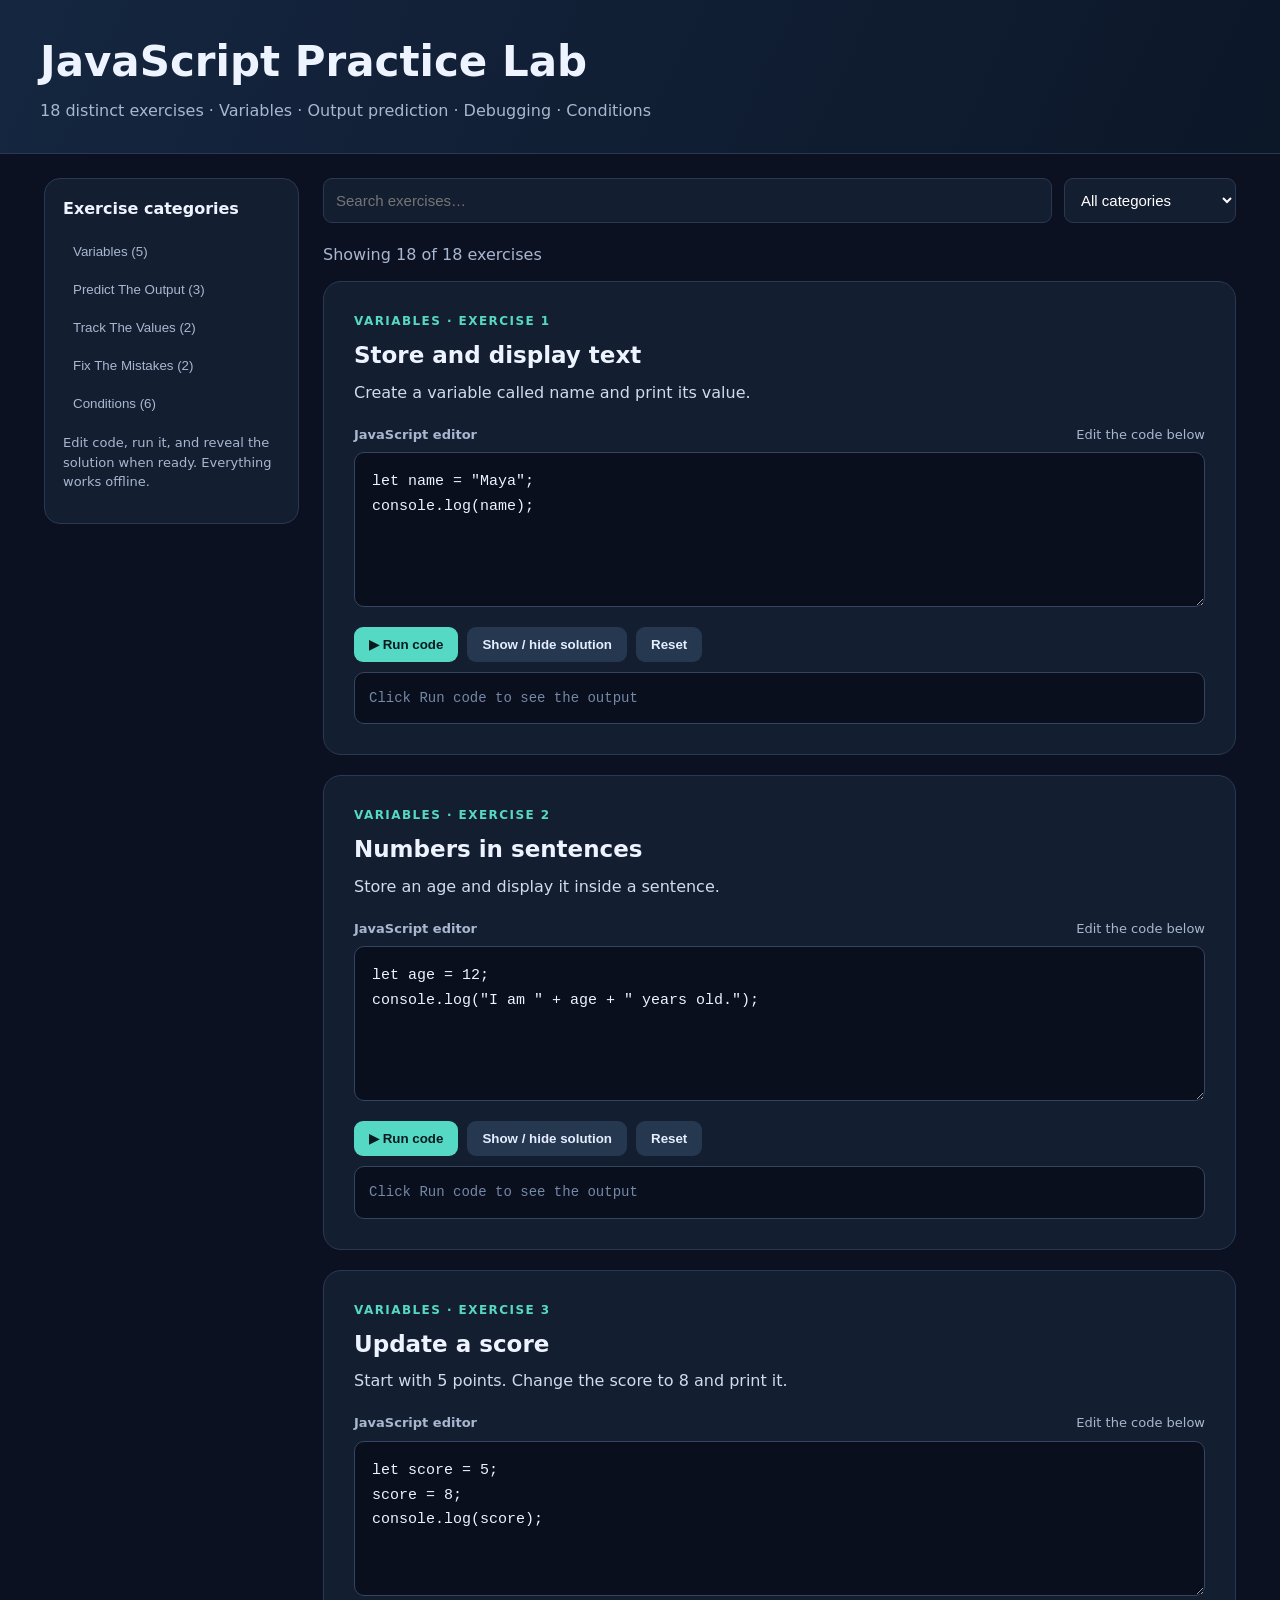
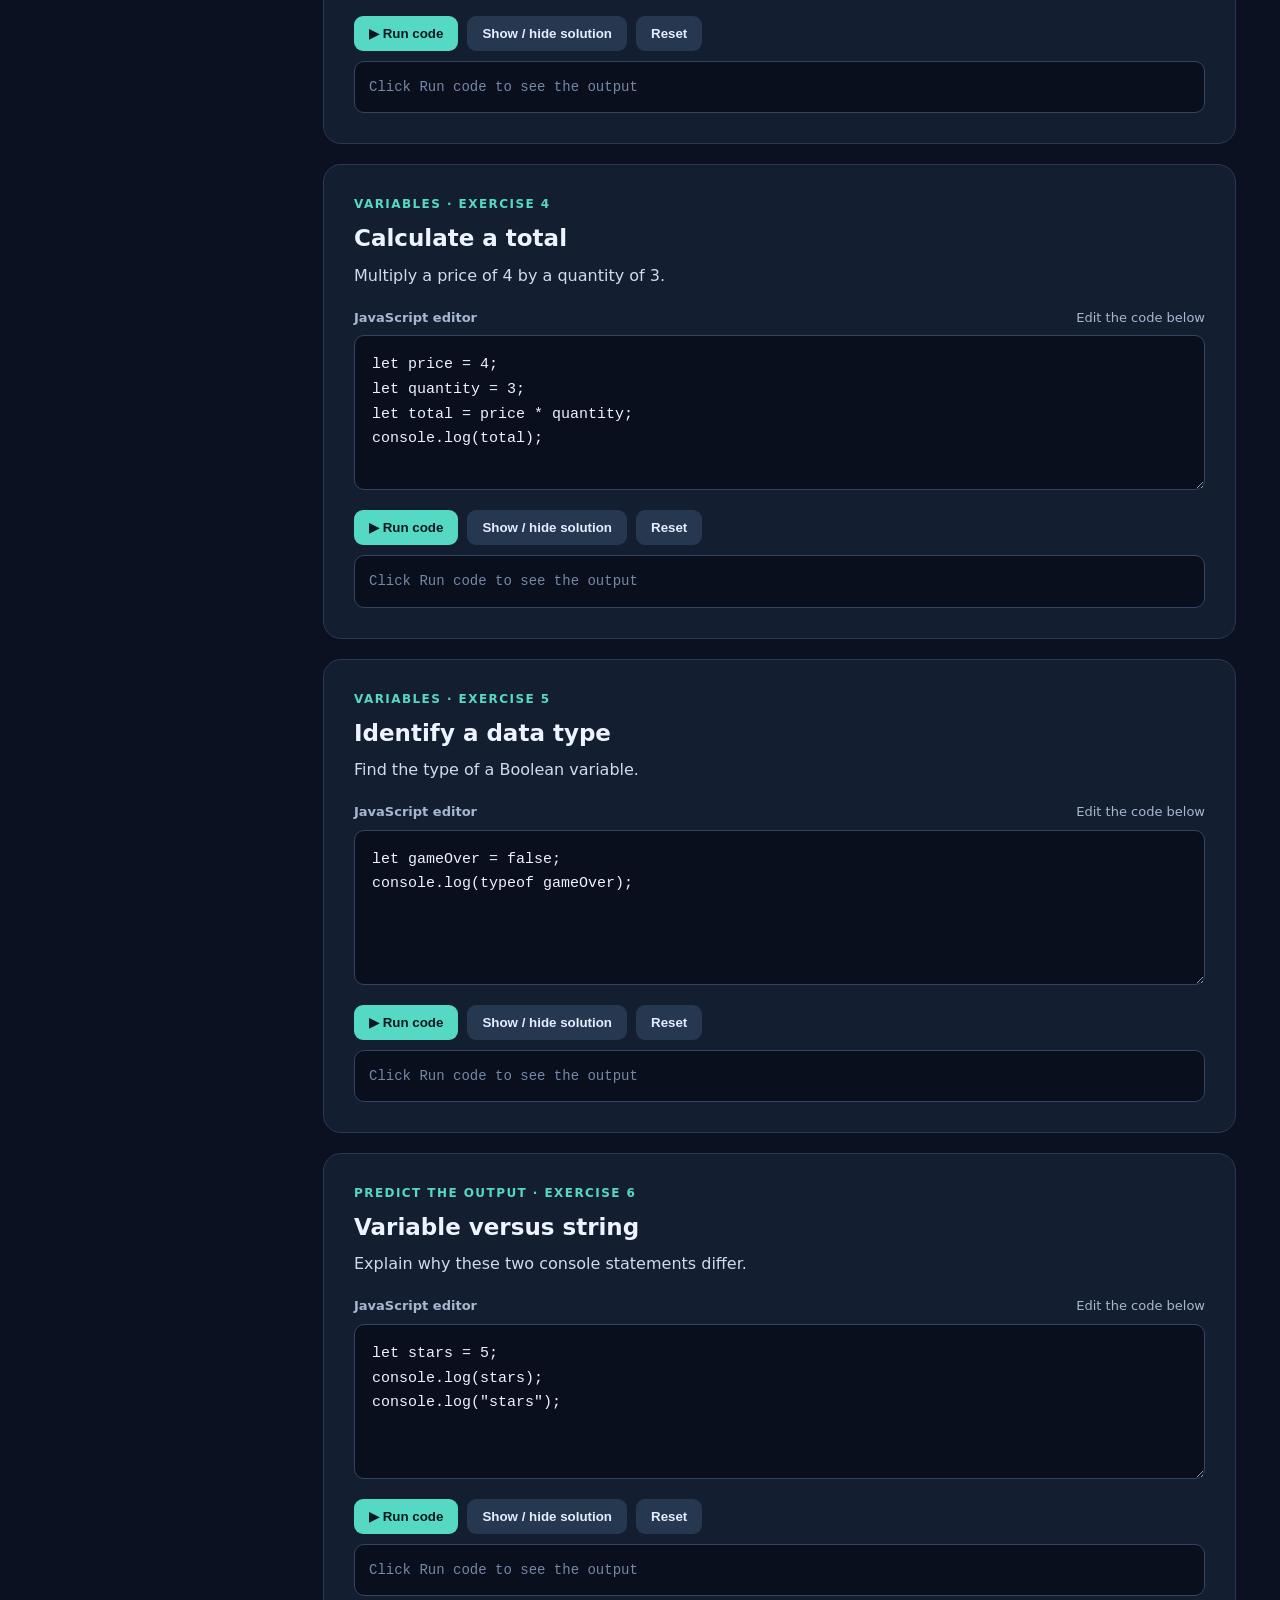
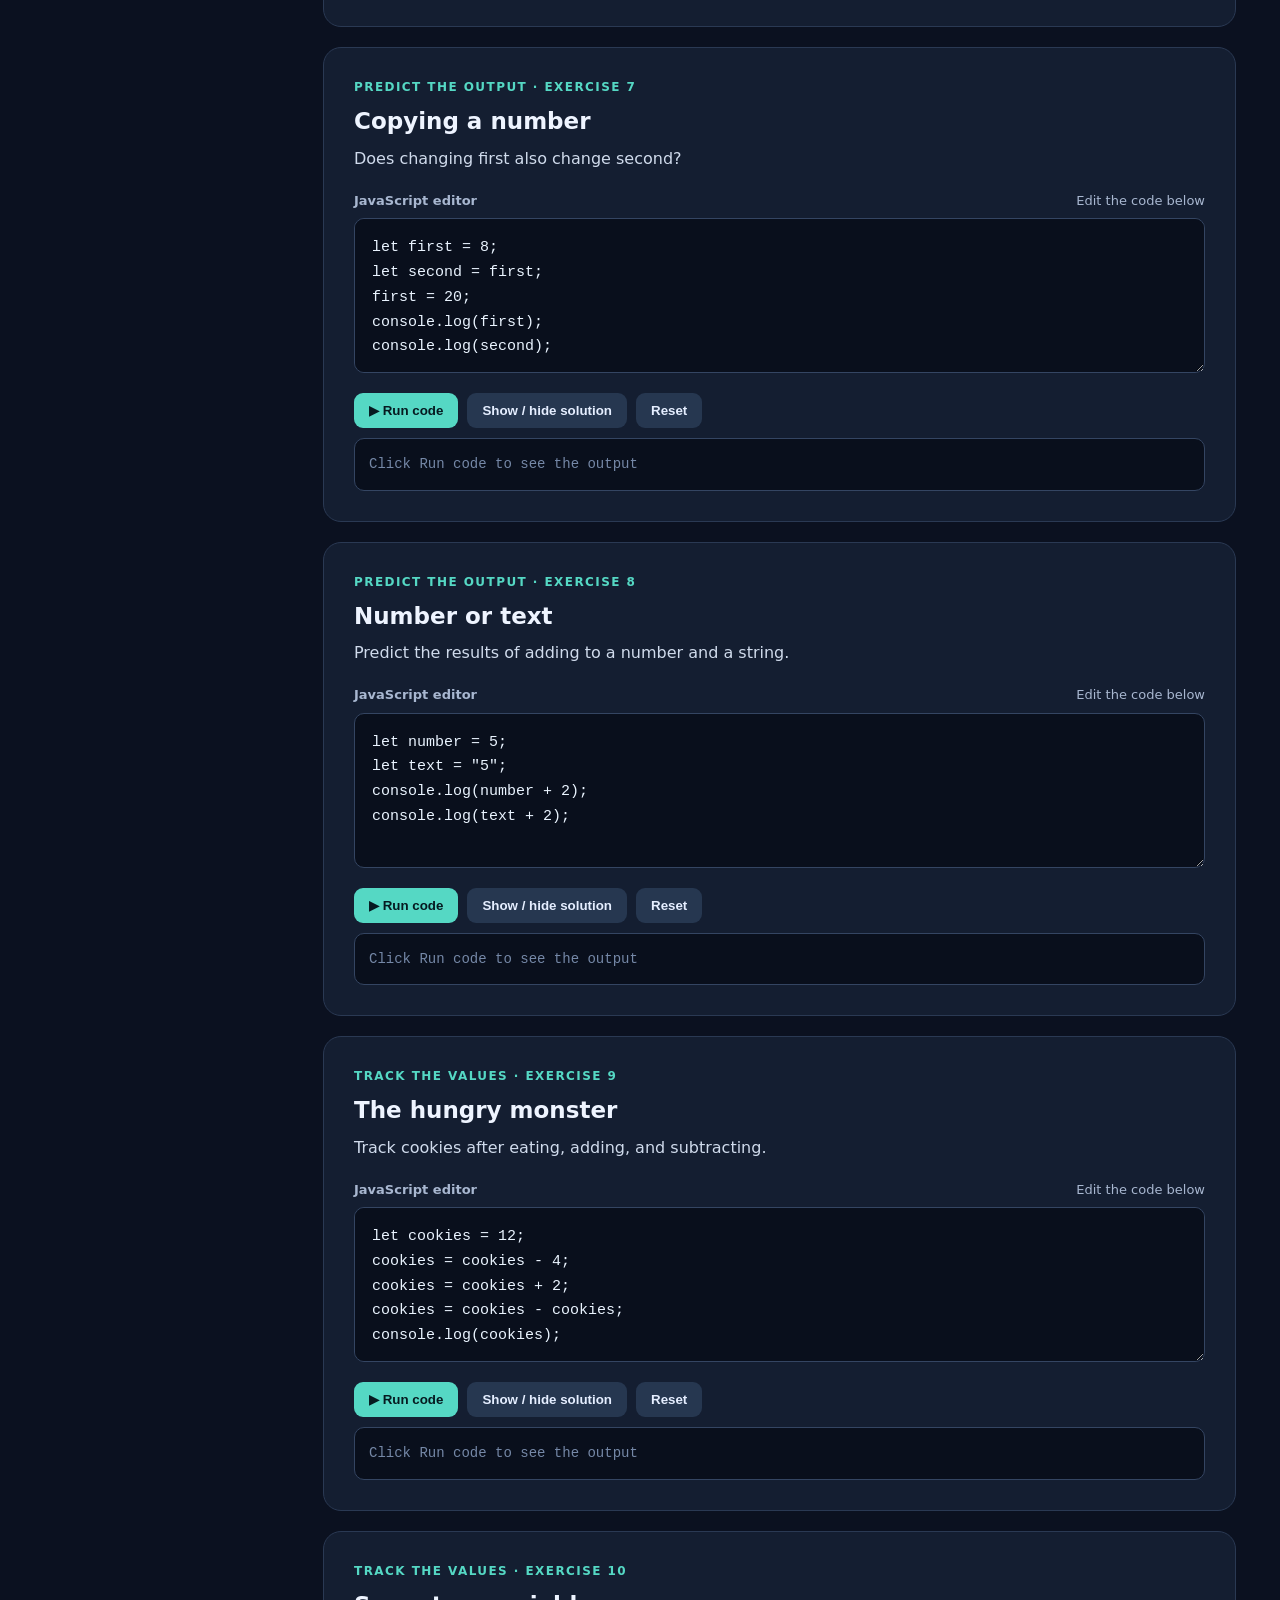
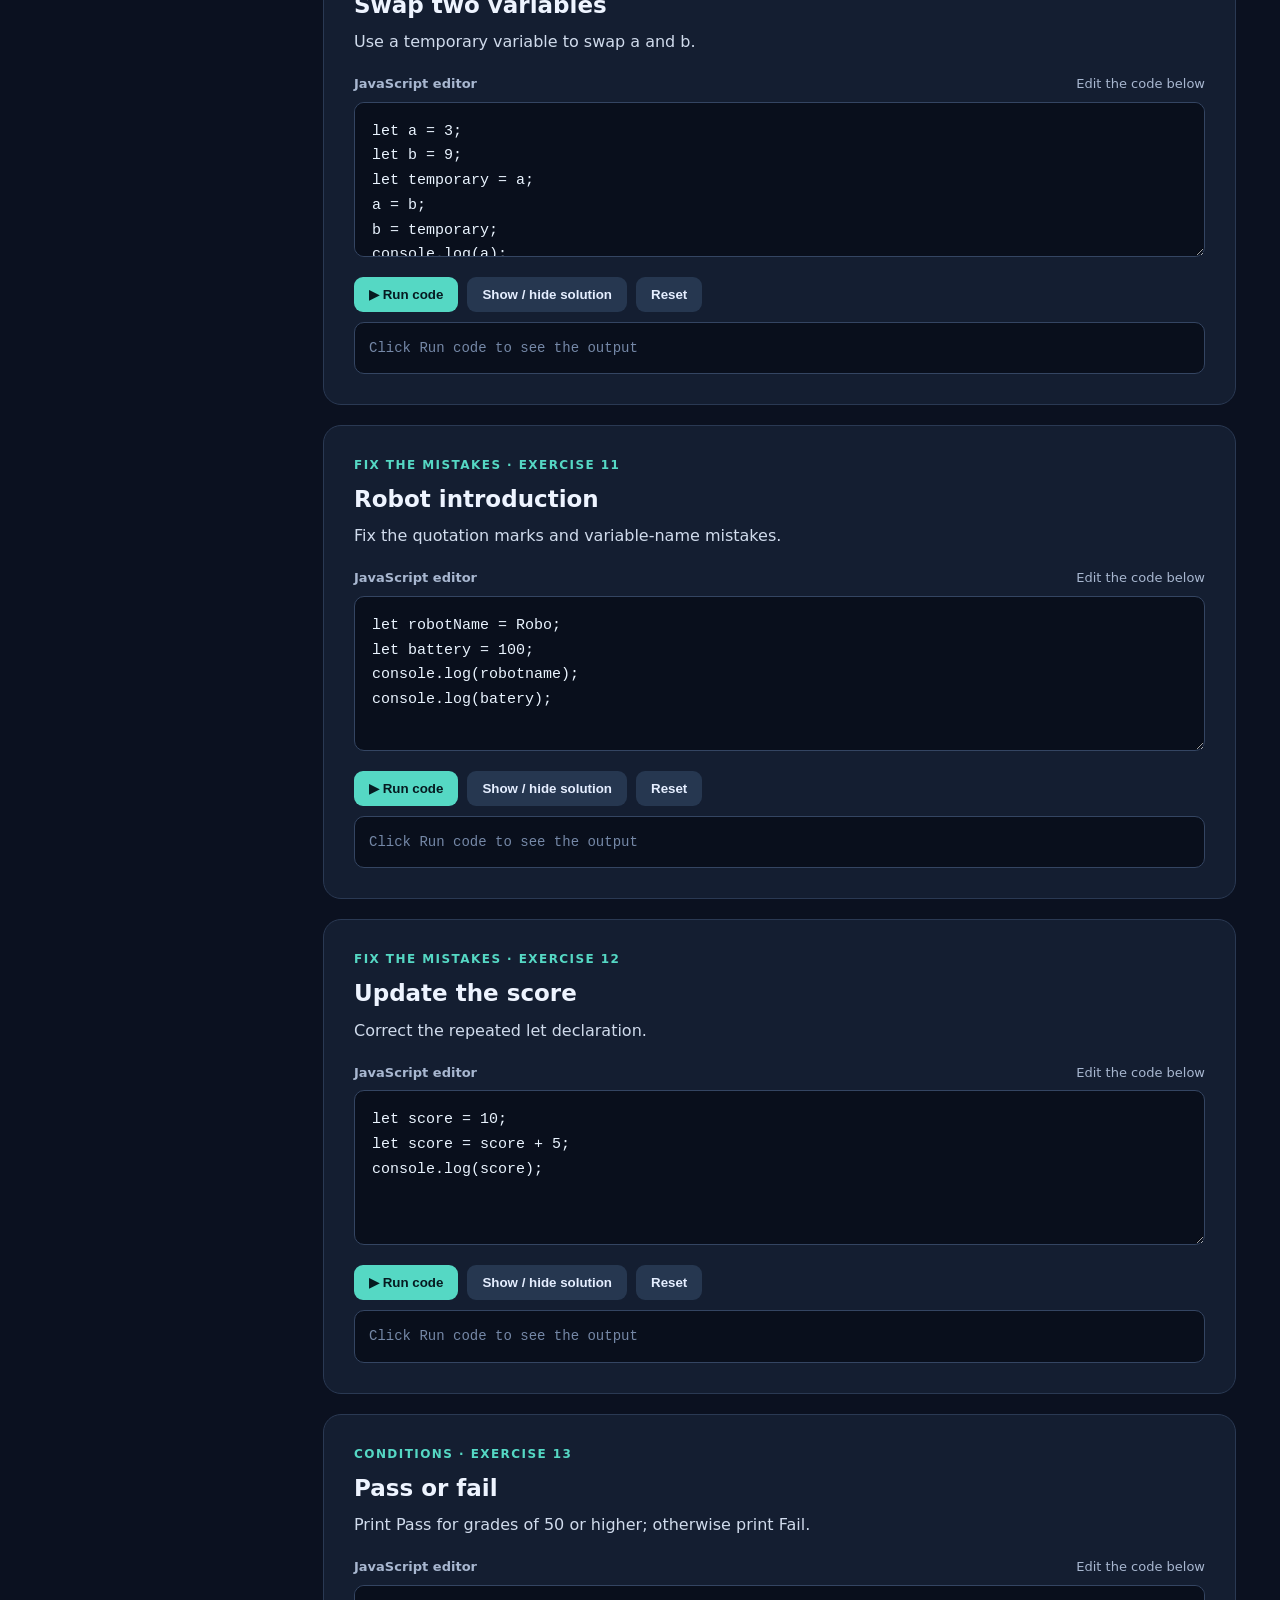
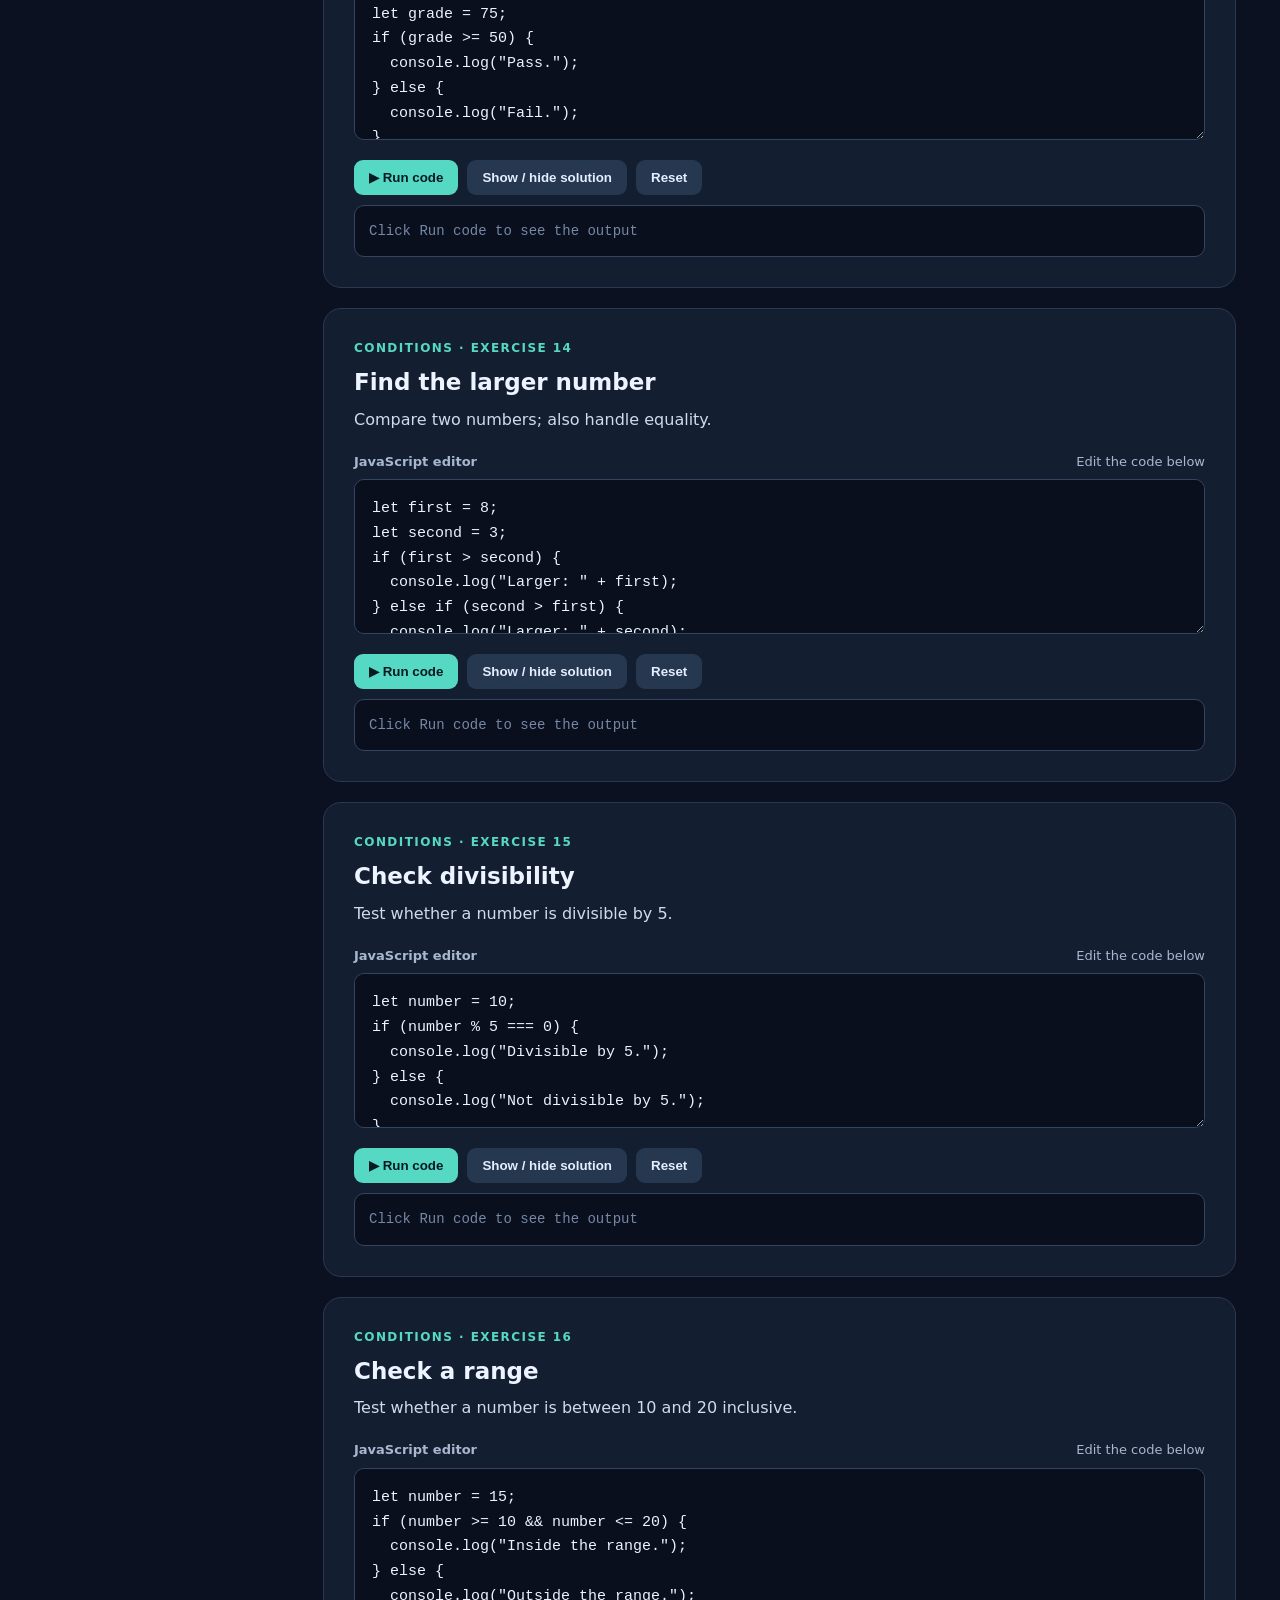
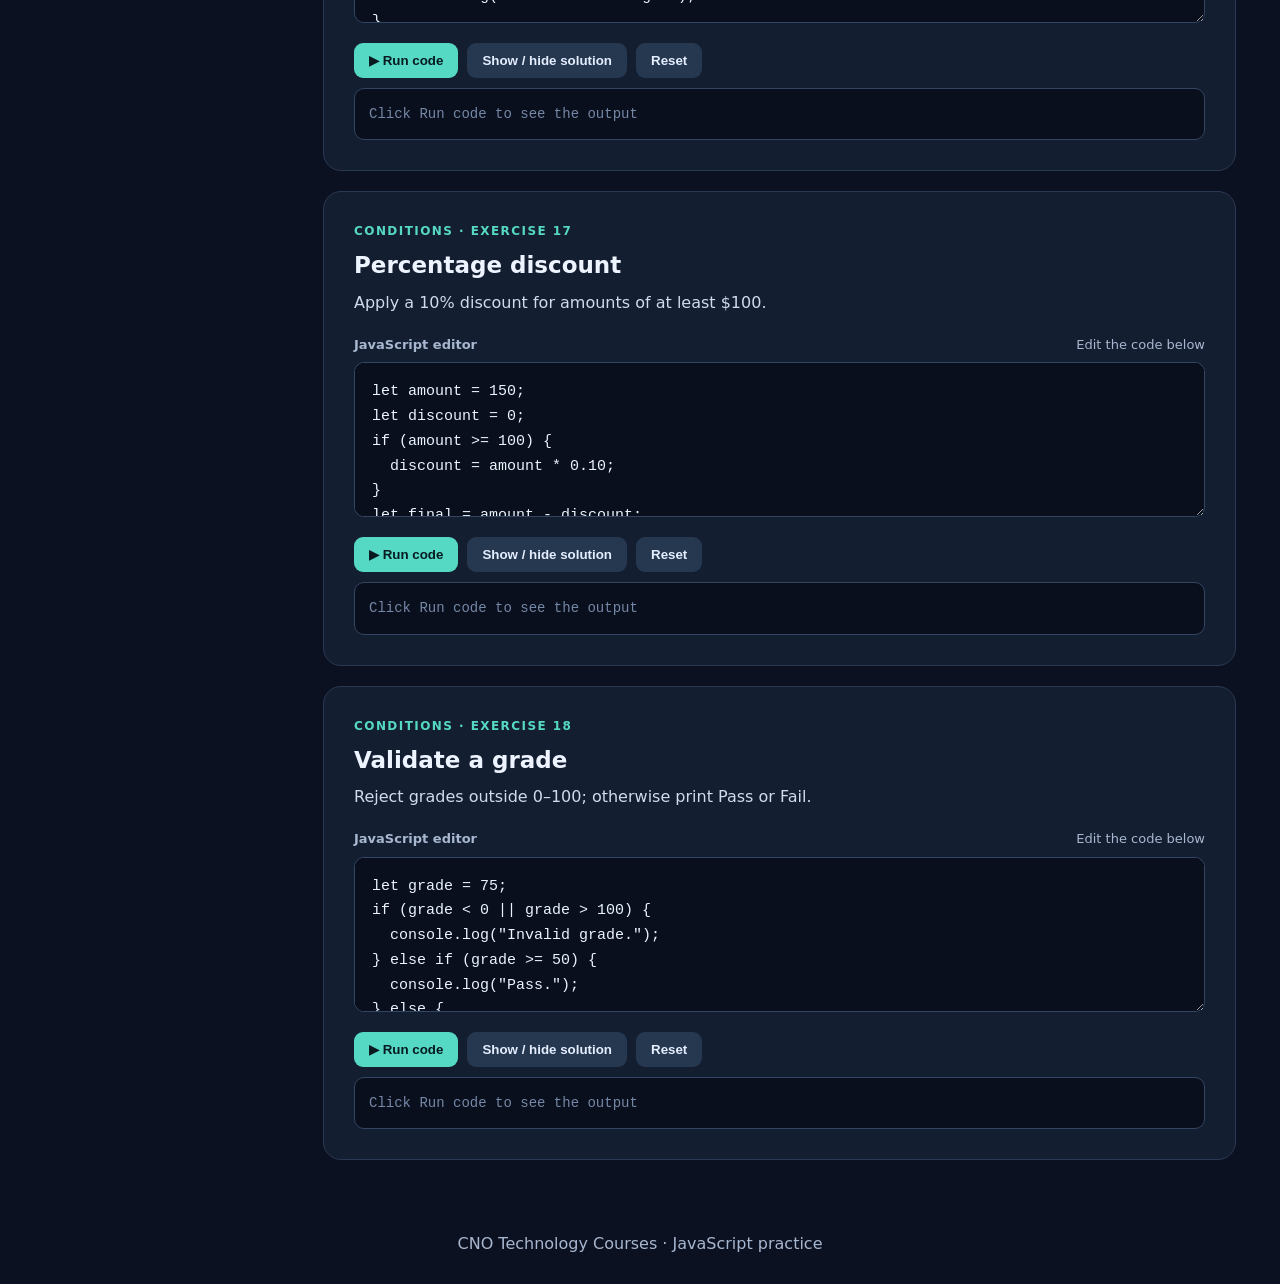
<file: js/exercises.html>
<!DOCTYPE html><html lang="en"><head><meta charset="UTF-8"><meta name="viewport" content="width=device-width,initial-scale=1"><title>JavaScript Practice | 18 Exercises</title><style>
:root{color-scheme:dark;--bg:#0b1120;--panel:#141e31;--border:#2a3953;--text:#eef4ff;--muted:#a8b7d0;--accent:#55d8c4;--blue:#80adff}*{box-sizing:border-box}body{margin:0;background:var(--bg);color:var(--text);font:16px/1.5 system-ui,Segoe UI,Arial,sans-serif}header{padding:30px max(22px,calc((100vw - 1200px)/2));background:linear-gradient(115deg,#152640,#0c1728);border-bottom:1px solid var(--border)}h1{font-size:clamp(28px,4vw,42px);margin:0 0 6px}header p{margin:0;color:var(--muted)}.layout{max-width:1240px;margin:auto;display:grid;grid-template-columns:255px minmax(0,1fr);gap:24px;padding:24px}.sidebar{align-self:start;position:sticky;top:18px;background:var(--panel);border:1px solid var(--border);border-radius:16px;padding:18px}.sidebar h2{font-size:16px;margin:0 0 14px}.nav{display:flex;flex-direction:column;gap:5px}.nav button{text-align:left;border:0;background:transparent;color:var(--muted);padding:9px 10px;border-radius:8px;cursor:pointer}.nav button.active,.nav button:hover{background:#263956;color:white}.controls{display:flex;gap:12px;flex-wrap:wrap;margin-bottom:20px}.controls input,.controls select{background:var(--panel);border:1px solid var(--border);border-radius:9px;color:white;padding:12px;font-size:15px}.controls input{flex:1;min-width:160px}.exercise{background:var(--panel);border:1px solid var(--border);border-radius:18px;padding:clamp(18px,3vw,30px);margin-bottom:20px;scroll-margin-top:20px}.tag{color:var(--accent);font-size:12px;font-weight:750;letter-spacing:.12em;text-transform:uppercase}.exercise h2{font-size:23px;margin:8px 0}.instruction{color:#d0dbec;margin:0 0 20px}.editor-head{display:flex;align-items:center;justify-content:space-between;gap:10px;margin-bottom:8px;color:var(--muted);font-size:13px}textarea{width:100%;min-height:155px;resize:vertical;background:#090f1c;color:#eaf4ff;border:1px solid #344562;border-radius:10px;padding:17px;font:15px/1.65 Consolas,'Courier New',monospace;tab-size:2}.buttons{display:flex;gap:9px;flex-wrap:wrap;margin-top:13px}button.action{background:var(--accent);color:#061a20;border:0;border-radius:9px;padding:10px 15px;font-weight:750;cursor:pointer}.secondary{background:#263750!important;color:#e5eeff!important}.output{white-space:pre-wrap;overflow-wrap:anywhere;background:#090f1c;border:1px solid #344562;border-radius:10px;padding:14px;min-height:49px;margin-top:10px;font:14px/1.6 Consolas,monospace}.output:empty:before{content:'Click Run code to see the output';color:#7588a7}.solution{display:none;margin-top:15px;border-top:1px solid var(--border);padding-top:14px}.solution.show{display:block}.solution pre{white-space:pre-wrap;overflow-wrap:anywhere;background:#0a1423;padding:15px;border-radius:10px;color:#cce7ff}.count{color:var(--muted);margin:0 0 14px}.empty{padding:30px;color:var(--muted)}footer{text-align:center;color:var(--muted);padding:28px}@media(max-width:760px){.layout{display:block;padding:14px}.sidebar{position:static;margin-bottom:18px}.nav{flex-direction:row;flex-wrap:wrap}.nav button{font-size:12px}header{padding:24px 18px}}
</style></head><body><header><h1>JavaScript Practice Lab</h1><p>18 distinct exercises · Variables · Output prediction · Debugging · Conditions</p></header><div class="layout"><aside class="sidebar"><h2>Exercise categories</h2><div class="nav" id="nav"></div><p style="font-size:13px;color:var(--muted)">Edit code, run it, and reveal the solution when ready. Everything works offline.</p></aside><main><div class="controls"><input id="search" placeholder="Search exercises…" aria-label="Search exercises"><select id="category" aria-label="Filter category"><option value="all">All categories</option></select></div><p class="count" id="count"></p><div id="exercises"></div></main></div><footer>CNO Technology Courses · JavaScript practice</footer><script>
const exercises=[{"number": 1, "category": "Variables", "title": "Store and display text", "instruction": "Create a variable called name and print its value.", "solution": "let name = \"Maya\";\nconsole.log(name);", "expected": "Maya", "starter": "let name = \"Maya\";\nconsole.log(name);"}, {"number": 2, "category": "Variables", "title": "Numbers in sentences", "instruction": "Store an age and display it inside a sentence.", "solution": "let age = 12;\nconsole.log(\"I am \" + age + \" years old.\");", "expected": "I am 12 years old.", "starter": "let age = 12;\nconsole.log(\"I am \" + age + \" years old.\");"}, {"number": 3, "category": "Variables", "title": "Update a score", "instruction": "Start with 5 points. Change the score to 8 and print it.", "solution": "let score = 5;\nscore = 8;\nconsole.log(score);", "expected": "8", "starter": "let score = 5;\nscore = 8;\nconsole.log(score);"}, {"number": 4, "category": "Variables", "title": "Calculate a total", "instruction": "Multiply a price of 4 by a quantity of 3.", "solution": "let price = 4;\nlet quantity = 3;\nlet total = price * quantity;\nconsole.log(total);", "expected": "12", "starter": "let price = 4;\nlet quantity = 3;\nlet total = price * quantity;\nconsole.log(total);"}, {"number": 5, "category": "Variables", "title": "Identify a data type", "instruction": "Find the type of a Boolean variable.", "solution": "let gameOver = false;\nconsole.log(typeof gameOver);", "expected": "boolean", "starter": "let gameOver = false;\nconsole.log(typeof gameOver);"}, {"number": 6, "category": "Predict The Output", "title": "Variable versus string", "instruction": "Explain why these two console statements differ.", "expected": "5\nstars", "starter": "let stars = 5;\nconsole.log(stars);\nconsole.log(\"stars\");", "solution": "let stars = 5;\nconsole.log(stars);\nconsole.log(\"stars\");"}, {"number": 7, "category": "Predict The Output", "title": "Copying a number", "instruction": "Does changing first also change second?", "expected": "20\n8", "starter": "let first = 8;\nlet second = first;\nfirst = 20;\nconsole.log(first);\nconsole.log(second);", "solution": "let first = 8;\nlet second = first;\nfirst = 20;\nconsole.log(first);\nconsole.log(second);"}, {"number": 8, "category": "Predict The Output", "title": "Number or text", "instruction": "Predict the results of adding to a number and a string.", "expected": "7\n52", "starter": "let number = 5;\nlet text = \"5\";\nconsole.log(number + 2);\nconsole.log(text + 2);", "solution": "let number = 5;\nlet text = \"5\";\nconsole.log(number + 2);\nconsole.log(text + 2);"}, {"number": 9, "category": "Track The Values", "title": "The hungry monster", "instruction": "Track cookies after eating, adding, and subtracting.", "solution": "let cookies = 12;\ncookies = cookies - 4;\ncookies = cookies + 2;\ncookies = cookies - cookies;\nconsole.log(cookies);", "expected": "0", "starter": "let cookies = 12;\ncookies = cookies - 4;\ncookies = cookies + 2;\ncookies = cookies - cookies;\nconsole.log(cookies);"}, {"number": 10, "category": "Track The Values", "title": "Swap two variables", "instruction": "Use a temporary variable to swap a and b.", "starter": "let a = 3;\nlet b = 9;\nlet temporary = a;\na = b;\nb = temporary;\nconsole.log(a);\nconsole.log(b);", "expected": "9\n3", "solution": "let a = 3;\nlet b = 9;\nlet temporary = a;\na = b;\nb = temporary;\nconsole.log(a);\nconsole.log(b);"}, {"number": 11, "category": "Fix The Mistakes", "title": "Robot introduction", "instruction": "Fix the quotation marks and variable-name mistakes.", "starter": "let robotName = Robo;\nlet battery = 100;\nconsole.log(robotname);\nconsole.log(batery);", "solution": "let robotName = \"Robo\";\nlet battery = 100;\nconsole.log(robotName);\nconsole.log(battery);"}, {"number": 12, "category": "Fix The Mistakes", "title": "Update the score", "instruction": "Correct the repeated let declaration.", "starter": "let score = 10;\nlet score = score + 5;\nconsole.log(score);", "solution": "let score = 10;\nscore = score + 5;\nconsole.log(score); // 15"}, {"number": 13, "category": "Conditions", "title": "Pass or fail", "instruction": "Print Pass for grades of 50 or higher; otherwise print Fail.", "solution": "let grade = 75;\nif (grade >= 50) {\n  console.log(\"Pass.\");\n} else {\n  console.log(\"Fail.\");\n}", "expected": "Pass.", "starter": "let grade = 75;\nif (grade >= 50) {\n  console.log(\"Pass.\");\n} else {\n  console.log(\"Fail.\");\n}"}, {"number": 14, "category": "Conditions", "title": "Find the larger number", "instruction": "Compare two numbers; also handle equality.", "solution": "let first = 8;\nlet second = 3;\nif (first > second) {\n  console.log(\"Larger: \" + first);\n} else if (second > first) {\n  console.log(\"Larger: \" + second);\n} else {\n  console.log(\"Equal.\");\n}", "expected": "Larger: 8", "starter": "let first = 8;\nlet second = 3;\nif (first > second) {\n  console.log(\"Larger: \" + first);\n} else if (second > first) {\n  console.log(\"Larger: \" + second);\n} else {\n  console.log(\"Equal.\");\n}"}, {"number": 15, "category": "Conditions", "title": "Check divisibility", "instruction": "Test whether a number is divisible by 5.", "solution": "let number = 10;\nif (number % 5 === 0) {\n  console.log(\"Divisible by 5.\");\n} else {\n  console.log(\"Not divisible by 5.\");\n}", "expected": "Divisible by 5.", "starter": "let number = 10;\nif (number % 5 === 0) {\n  console.log(\"Divisible by 5.\");\n} else {\n  console.log(\"Not divisible by 5.\");\n}"}, {"number": 16, "category": "Conditions", "title": "Check a range", "instruction": "Test whether a number is between 10 and 20 inclusive.", "solution": "let number = 15;\nif (number >= 10 && number <= 20) {\n  console.log(\"Inside the range.\");\n} else {\n  console.log(\"Outside the range.\");\n}", "expected": "Inside the range.", "starter": "let number = 15;\nif (number >= 10 && number <= 20) {\n  console.log(\"Inside the range.\");\n} else {\n  console.log(\"Outside the range.\");\n}"}, {"number": 17, "category": "Conditions", "title": "Percentage discount", "instruction": "Apply a 10% discount for amounts of at least $100.", "solution": "let amount = 150;\nlet discount = 0;\nif (amount >= 100) {\n  discount = amount * 0.10;\n}\nlet final = amount - discount;\nconsole.log(final);", "expected": "135", "starter": "let amount = 150;\nlet discount = 0;\nif (amount >= 100) {\n  discount = amount * 0.10;\n}\nlet final = amount - discount;\nconsole.log(final);"}, {"number": 18, "category": "Conditions", "title": "Validate a grade", "instruction": "Reject grades outside 0–100; otherwise print Pass or Fail.", "solution": "let grade = 75;\nif (grade < 0 || grade > 100) {\n  console.log(\"Invalid grade.\");\n} else if (grade >= 50) {\n  console.log(\"Pass.\");\n} else {\n  console.log(\"Fail.\");\n}", "expected": "Pass.", "starter": "let grade = 75;\nif (grade < 0 || grade > 100) {\n  console.log(\"Invalid grade.\");\n} else if (grade >= 50) {\n  console.log(\"Pass.\");\n} else {\n  console.log(\"Fail.\");\n}"}];
const categories=[...new Set(exercises.map(x=>x.category))];
const nav=document.getElementById('nav'),sel=document.getElementById('category'),list=document.getElementById('exercises');
const escapeHTML=s=>String(s).replace(/[&<>"']/g,c=>({'&':'&amp;','<':'&lt;','>':'&gt;','"':'&quot;',"'":'&#39;'}[c]));
for(const c of categories){const o=document.createElement('option');o.value=c;o.textContent=c;sel.append(o)}
function render(){const term=document.getElementById('search').value.toLowerCase(),cat=sel.value;const found=exercises.filter(x=>(cat==='all'||x.category===cat)&&[x.title,x.instruction,x.category,String(x.number)].join(' ').toLowerCase().includes(term));document.getElementById('count').textContent=`Showing ${found.length} of ${exercises.length} exercises`;
list.innerHTML=found.map(x=>`<section class="exercise" id="exercise-${x.number}"><div class="tag">${escapeHTML(x.category)} · Exercise ${x.number}</div><h2>${escapeHTML(x.title)}</h2><p class="instruction">${escapeHTML(x.instruction)}</p><div class="editor-head"><strong>JavaScript editor</strong><span>Edit the code below</span></div><textarea spellcheck="false" aria-label="Code for exercise ${x.number}" id="code-${x.number}">${escapeHTML(x.starter)}</textarea><div class="buttons"><button class="action" onclick="runCode(${x.number})">▶ Run code</button><button class="action secondary" onclick="toggleSolution(${x.number})">Show / hide solution</button><button class="action secondary" onclick="resetCode(${x.number})">Reset</button></div><div class="output" id="output-${x.number}" aria-live="polite"></div><div class="solution" id="solution-${x.number}"><strong>Solution</strong><pre>${escapeHTML(x.solution)}</pre>${x.expected?`<p><strong>Expected output:</strong> ${escapeHTML(x.expected)}</p>`:''}</div></section>`).join('')||'<p class="empty">No exercises found.</p>';
nav.innerHTML=categories.map(c=>`<button onclick="selectCategory('${c.replace(/'/g,"\\'")}')" class="${cat===c?'active':''}">${escapeHTML(c)} (${exercises.filter(x=>x.category===c).length})</button>`).join('');}
function selectCategory(c){sel.value=c;render();window.scrollTo({top:0,behavior:'smooth'})}
function toggleSolution(n){document.getElementById('solution-'+n).classList.toggle('show')}
function resetCode(n){document.getElementById('code-'+n).value=exercises.find(x=>x.number===n).starter;document.getElementById('output-'+n).textContent=''}
// Run each snippet in an isolated sandboxed iframe, with no network permissions.
function runCode(n){const code=document.getElementById('code-'+n).value,out=document.getElementById('output-'+n);out.textContent='Running…';const frame=document.createElement('iframe');frame.setAttribute('sandbox','allow-scripts');frame.style.display='none';const id='exercise-'+n+'-'+Math.random().toString(36).slice(2);const listener=e=>{if(e.source!==frame.contentWindow||!e.data||e.data.id!==id)return;window.removeEventListener('message',listener);out.textContent=e.data.lines.join('\n')||'(No console output)';frame.remove()};window.addEventListener('message',listener);const script=`const lines=[];const print=(...a)=>lines.push(a.map(v=>typeof v==='object'?JSON.stringify(v):String(v)).join(' '));try{new Function('console',${JSON.stringify(code)})({log:print,warn:print,error:print});}catch(e){print(e.name+': '+e.message)}parent.postMessage({id:${JSON.stringify(id)},lines},'*');`;frame.srcdoc='<scr'+'ipt>'+script+'</scr'+'ipt>';document.body.append(frame);setTimeout(()=>{if(frame.isConnected){window.removeEventListener('message',listener);out.textContent='Execution timed out or was blocked.';frame.remove()}},2500)}
document.getElementById('search').addEventListener('input',render);sel.addEventListener('change',render);render();
</script></body></html>
</file>
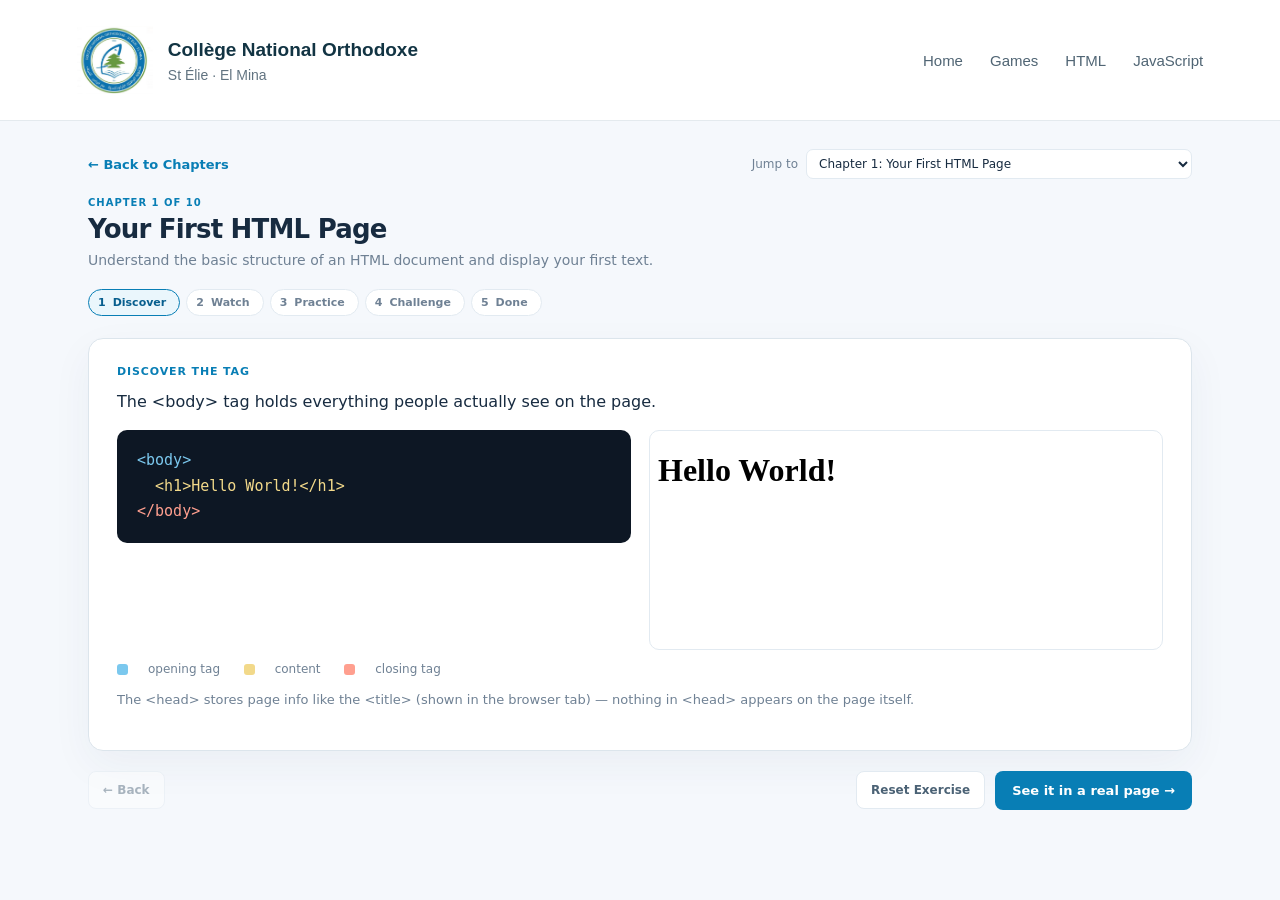
<file: html/learn/chapter.html>
<!doctype html>
<html lang="en">
<head>
  <meta charset="utf-8">
  <meta name="viewport" content="width=device-width, initial-scale=1">
  <meta name="theme-color" content="#f5f8fc">
  <meta name="description" content="Learn HTML step by step: discover each tag, watch a real example, practice with guidance, then build it yourself.">
  <title>Learn HTML &mdash; CNO</title>
  <link rel="icon" type="image/svg+xml" href="data:image/svg+xml,%3Csvg xmlns='http://www.w3.org/2000/svg' viewBox='0 0 40 40'%3E%3Crect width='40' height='40' rx='12' fill='%230d78ad'/%3E%3Cpath d='m15 12-8 8 8 8m10-16 8 8-8 8' fill='none' stroke='white' stroke-width='3' stroke-linecap='round' stroke-linejoin='round'/%3E%3C/svg%3E">
  <style>
    :root{color-scheme:light;--ink:#172b40;--muted:#6f8194;--blue:#087eb5;--blue-dark:#075e8e;--green:#6a9b42;--line:#e2eaf1;--panel:#0d1724;--panel-2:#111f2e;--console:#101c29;--soft:#f5f8fc}
    *{box-sizing:border-box}
    body{margin:0;background:var(--soft);color:var(--ink);font-family:Inter,ui-sans-serif,system-ui,-apple-system,BlinkMacSystemFont,"Segoe UI",sans-serif;min-height:100vh}
    button{font:inherit}
    .page{max-width:1180px;margin:0 auto;padding:28px 38px 60px}
    .chapter-top{display:flex;align-items:center;justify-content:space-between;gap:16px;flex-wrap:wrap;margin-bottom:18px}
    .back-link{color:var(--blue);text-decoration:none;font-size:13px;font-weight:650}
    .back-link:hover{text-decoration:underline}
    .chapter-jump{font-size:12px;color:var(--muted);display:flex;align-items:center;gap:8px}
    .chapter-jump select{font:inherit;font-size:12px;padding:6px 8px;border-radius:7px;border:1px solid var(--line);background:#fff;color:var(--ink)}
    .chapter-head{margin-bottom:18px}
    .eyebrow{display:flex;align-items:center;gap:6px;color:var(--blue);font-size:10px;font-weight:750;letter-spacing:.1em;text-transform:uppercase;margin-bottom:6px}
    .chapter-head h1{margin:0 0 6px;font-size:26px;letter-spacing:-.03em}
    .chapter-head p{margin:0;color:var(--muted);font-size:14px;max-width:640px;line-height:1.5}
    .stepper{list-style:none;display:flex;gap:6px;padding:0;margin:0 0 22px;flex-wrap:wrap}
    .stepper .dot{display:flex;align-items:center;gap:7px;border:1px solid var(--line);background:#fff;border-radius:999px;padding:6px 13px 6px 9px;font-size:11px;color:var(--muted);cursor:pointer}
    .stepper .dot>span{font-weight:650}
    .stepper .dot::before{content:attr(data-step);display:none}
    .stepper .dot{counter-reset:none}
    .stepper .dot{font-weight:700}
    .stepper .dot span{font-weight:600;color:inherit}
    .stepper .dot.active{border-color:var(--blue);background:#eaf6fc;color:var(--blue-dark)}
    .stepper .dot.done{border-color:#cfe3bb;background:#f2f9ec;color:#4f7a2f}
    .lesson-card{border:1px solid #dce5ec;background:#fff;border-radius:15px;box-shadow:0 14px 42px #24415c0d;padding:26px 28px;margin-bottom:20px}
    .card-heading{font-size:11px;font-weight:800;letter-spacing:.08em;text-transform:uppercase;color:var(--blue);margin-bottom:12px}
    .teach-sentence{font-size:16px;line-height:1.5;margin:0 0 16px}
    .teach-extra{color:var(--muted);font-size:13px;line-height:1.6;margin-top:14px}
    .discover-grid,.watch-grid,.exercise-grid{display:grid;grid-template-columns:minmax(0,1fr) minmax(0,1fr);gap:18px;align-items:start}
    .code-block{background:var(--panel);color:#d9e6f2;border-radius:10px;padding:18px 20px;font:13px/1.7 ui-monospace,SFMono-Regular,Menlo,Consolas,monospace;white-space:pre-wrap;word-break:break-word;margin:0}
    .demo-code{font-size:15px}
    .part-open{color:#7bc8ee}
    .part-content{color:#f2d98a}
    .part-close{color:#ff9f8f}
    .legend{display:flex;gap:16px;flex-wrap:wrap;align-items:center;font-size:12px;color:var(--muted);margin-top:12px}
    .swatch{display:inline-block;width:11px;height:11px;border-radius:3px;margin-right:4px;vertical-align:-1px}
    .swatch.part-open{background:#7bc8ee}
    .swatch.part-content{background:#f2d98a}
    .swatch.part-close{background:#ff9f8f}
    .preview-frame{display:block;width:100%;height:220px;border:1px solid var(--line);border-radius:10px;background:#fff}
    .annotation-chips,.tag-chip-row{display:flex;gap:8px;flex-wrap:wrap;margin:14px 0 0}
    .tag-chip{border:1px solid var(--line);background:#fff;color:#4b6275;border-radius:8px;padding:7px 12px;font:12px ui-monospace,SFMono-Regular,Menlo,Consolas,monospace;cursor:pointer}
    .tag-chip:hover{border-color:#b7cadb}
    .tag-chip.active{border-color:var(--blue);background:#eaf6fc;color:var(--blue-dark)}
    .tag-chip.ok{border-color:#9bc77a;background:#f2f9ec;color:#4f7a2f}
    .tag-chip.bad{border-color:#f0a8a3;background:#fdf1f0;color:#b5433b}
    .tag-chip.static{cursor:default;background:#f5f8fc}
    .tag-chip.locked{opacity:.4;cursor:not-allowed}
    .tag-token{cursor:pointer;border-radius:3px;padding:0 1px}
    .tag-token:hover{background:#1c2f42}
    .tag-token.active{background:#0d78ad;color:#fff}
    .feedback{border-radius:10px;padding:12px 15px;font-size:13px;line-height:1.6;margin-top:14px}
    .feedback-ok{background:#f2f9ec;color:#4f7a2f;border:1px solid #cfe3bb}
    .feedback-error{background:#fdf1f0;color:#a5362e;border:1px solid #f0c7c2}
    .feedback-error ul{margin:6px 0 0;padding-left:18px}
    .feedback-info{background:#eaf6fc;color:#0a5d84;border:1px solid #cfe7f3}
    .level-tabs{display:flex;gap:8px;margin-bottom:18px;flex-wrap:wrap}
    .level-tab{border:1px solid var(--line);background:#fff;color:#4b6275;border-radius:8px;padding:8px 14px;font-size:12px;font-weight:650;cursor:pointer}
    .level-tab.active{border-color:var(--blue);background:var(--blue);color:#fff}
    .level-tab.locked{opacity:.4;cursor:not-allowed}
    .panel-label{font-size:11px;font-weight:700;letter-spacing:.05em;text-transform:uppercase;color:var(--muted);margin-bottom:8px}
    .exercise-code{width:100%;min-height:220px;resize:vertical;border:0;outline:0;border-radius:10px;padding:16px 18px;background:var(--panel);color:#d9e6f2;caret-color:#7bc8ee;font:13px/1.7 ui-monospace,SFMono-Regular,Menlo,Consolas,monospace;tab-size:2}
    .exercise-actions{display:flex;gap:9px;margin-top:10px;flex-wrap:wrap}
    .button{border:1px solid var(--line);background:white;color:#4b6275;min-height:38px;padding:0 14px;border-radius:8px;font-size:12px;font-weight:650;cursor:pointer}
    .button:hover{background:#f7fafc;border-color:#c4d3df}
    .run{border:0;background:var(--blue);color:#fff;min-height:39px;padding:0 17px;border-radius:8px;font-size:13px;font-weight:750;cursor:pointer;text-decoration:none;display:inline-flex;align-items:center;justify-content:center}
    .run:hover{background:var(--blue-dark)}
    .run[disabled],.button[disabled]{opacity:.45;cursor:not-allowed}
    .hint-box{margin-top:10px;background:#fff8e6;border:1px solid #f2d98a;color:#7a5b06;border-radius:10px;padding:10px 14px;font-size:12px;line-height:1.7}
    .instructions{margin:0 0 16px;padding-left:20px;color:var(--ink);font-size:14px;line-height:1.7}
    .extra-challenge{margin-top:16px;font-size:12px;color:var(--muted)}
    .reference-panel{margin-bottom:14px}
    .correction-panel{margin-top:22px;border-top:1px dashed var(--line);padding-top:20px}
    .broken-code{border:1px solid #f0c7c2}
    .fixed-code{border:1px solid #cfe3bb}
    .completion-panel{text-align:left}
    .completion-summary{font-size:16px;line-height:1.6;margin:0 0 18px}
    .completion-actions{display:flex;gap:10px;flex-wrap:wrap;margin-top:20px}
    .chapter-footer-nav{display:flex;justify-content:space-between;align-items:center;gap:10px;flex-wrap:wrap}
    .reset-btn{margin-left:auto}
    @media(max-width:760px){.page{padding:18px 16px 40px}.discover-grid,.watch-grid,.exercise-grid{grid-template-columns:1fr}.chapter-head h1{font-size:21px}}
  </style>
  <script src="../../common/common-menu.js" defer></script>
</head>
<body>
  <div class="page">
    <main>
      <div id="chapterChrome"></div>
      <div id="chapterBody"></div>
      <nav class="chapter-footer-nav" id="chapterFooterNav" aria-label="Chapter step navigation"></nav>
    </main>
  </div>
  <script src="../html-checker.js"></script>
  <script src="exercise-checker.js"></script>
  <script src="lessons-data.js"></script>
  <script src="lesson-engine.js"></script>
</body>
</html>
</file>
<file: js/Learn_JavaScript_Website/style.css>
*{box-sizing:border-box}body{margin:0;background:#f4f7fb;color:#16263b;font-family:Inter,system-ui,-apple-system,"Segoe UI",sans-serif}a{color:inherit}.top{height:72px;background:#fff;border-bottom:1px solid #e2e8f0;display:flex;align-items:center;justify-content:space-between;padding:0 max(24px,calc((100vw - 1120px)/2));gap:16px}.logo{text-decoration:none;font-weight:900;font-size:20px;color:#0876a8}.logo span{color:#25364b}.top>span,.home-link{font-size:13px;color:#61758c;text-decoration:none}.home{max-width:1120px;margin:0 auto;padding:65px 24px}.eyebrow{color:#0781b5;font-weight:850;letter-spacing:.13em;font-size:12px}.home h1{font-size:clamp(38px,5vw,64px);line-height:1.1;letter-spacing:-.05em;margin:10px 0 20px}.home h1 em{font-style:normal;color:#0a87b8}.lead{font-size:18px;line-height:1.65;color:#5d7086;max-width:700px}.stats{display:flex;gap:12px;flex-wrap:wrap;margin:30px 0 34px}.stats span{border:1px solid #dce6ee;background:white;border-radius:100px;padding:9px 14px;font-size:13px;font-weight:650;color:#536b80}.cards{display:grid;grid-template-columns:repeat(2,minmax(0,1fr));gap:18px}.chapter-card{background:white;text-decoration:none;border:1px solid #dde6ef;border-radius:20px;padding:27px;box-shadow:0 12px 35px #1d3b5710;transition:.2s}.chapter-card:hover{transform:translateY(-3px);border-color:#69b8dc}.bigicon{font-size:43px;margin-bottom:14px}.chapter-card h2{font-size:23px;letter-spacing:-.02em;margin:8px 0}.chapter-card p{color:#697e91;min-height:45px}.card-foot{display:flex;justify-content:space-between;gap:12px;flex-wrap:wrap;margin-top:24px;font-size:12px;color:#6d8194}.card-foot strong{color:#087db1}.track,.progress-line{background:#e6edf4;height:7px;border-radius:100px;overflow:hidden;margin-top:17px}.track span,.progress-line div{display:block;height:100%;background:#16a2c5;border-radius:100px}.hint{color:#708396;font-size:13px;margin-top:24px}.lesson-shell{max-width:1050px;margin:0 auto;padding:32px 24px 65px}.lesson-top{display:flex;justify-content:space-between;align-items:end;gap:20px}.lesson-top h1{font-size:29px;margin:4px 0 16px}.jump{color:#667d90;font-size:12px;display:flex;align-items:center;gap:9px;margin-bottom:16px}.jump select{max-width:290px;padding:9px;border-radius:8px;border:1px solid #cbd9e5;background:#fff}.progress-line{margin:4px 0 15px}.step-meta{display:flex;justify-content:space-between;gap:12px;font-size:13px;color:#6a7d91;margin-bottom:13px}.step-meta span:first-child{font-weight:700}.slide{background:#0b101a;border-radius:20px;min-height:490px;color:#e9f3fb;padding:clamp(24px,4vw,50px);display:flex;flex-direction:column;box-shadow:0 24px 50px #10213623}.slide .slide-label{font-size:12px;font-weight:800;letter-spacing:.15em;color:#6dc5ef}.slide h2{font-size:clamp(24px,3vw,37px);margin:14px 0 24px;line-height:1.2}.slide .idea{font-size:clamp(22px,3vw,33px);line-height:1.5;max-width:800px;color:#fff}.codebox{font-family:Consolas,"SFMono-Regular",monospace;background:#111d2d;border:1px solid #26384c;padding:22px;border-radius:13px;overflow-x:auto;white-space:pre;font-size:clamp(16px,2.2vw,25px);line-height:1.65;color:#bce8fa;tab-size:2;margin:4px 0 20px}.codebox .ln{display:inline-block;min-width:35px;margin-right:16px;color:#657b92;user-select:none}.slide .bottom-explain{margin-top:auto;background:#162638;border-left:4px solid #43b8f2;border-radius:9px;padding:17px 20px;color:#dbeaf5;font-size:clamp(15px,1.8vw,19px);line-height:1.55}.bottom-explain strong{display:block;color:#65c9f4;font-size:12px;letter-spacing:.1em;margin-bottom:6px}.slide .output{font:clamp(24px,3vw,34px)/1.5 Consolas,monospace;color:#9be7b6;background:#10261f;border:1px solid #245c43;border-radius:12px;padding:23px;white-space:pre-wrap}.slide .challenge{font-size:clamp(21px,3vw,30px);line-height:1.5;color:#fff}.slide textarea{width:100%;min-height:180px;background:#101d2d;color:#c4f0ff;border:1px solid #3c556b;border-radius:10px;padding:17px;font:18px/1.5 Consolas,monospace;resize:vertical}.controls{display:flex;justify-content:space-between;align-items:center;gap:12px;margin-top:20px}.controls button,.bottom-tools button{cursor:pointer;border-radius:10px;font-size:15px;font-weight:750;padding:13px 22px}.primary{background:#087fb5;color:#fff;border:1px solid #087fb5}.secondary{background:white;color:#2b516a;border:1px solid #d3e0ea}.controls button:disabled{opacity:.4;cursor:not-allowed}.keyboard,.bottom-tools span{color:#778b9b;font-size:12px}.bottom-tools{display:flex;gap:15px;align-items:center;margin-top:18px}.bottom-tools button{padding:10px 15px;font-size:13px}.console-panel{margin-top:15px;background:#101b29;color:#c4f2d5;border-radius:13px;padding:18px}.console-head{display:flex;justify-content:space-between;color:#7dbbda}.console-head button{background:transparent;color:#fff;border:0;font-size:24px;cursor:pointer}.console-panel pre{white-space:pre-wrap;font:16px/1.6 Consolas,monospace}.slide .solution-label{color:#7ce4ad}@media(max-width:720px){.cards{grid-template-columns:1fr}.top{padding:0 17px}.home{padding:36px 18px}.lesson-shell{padding:22px 14px}.lesson-top{display:block}.jump{margin-top:10px}.slide{min-height:440px;padding:23px}.keyboard{display:none}.controls button{padding:12px 17px}.bottom-tools{flex-wrap:wrap}}
/* CNO school navigation — shared by home and chapter pages */
.school-header{min-height:125px;background:#fff;border-top:1px solid #e0e0e0;border-bottom:1px solid #d9e3eb;display:flex;align-items:center;justify-content:space-between;padding:15px max(12px,calc((100vw - 1271px)/2 + 12px));gap:24px}
.school-brand{display:flex;align-items:center;gap:19px;text-decoration:none;min-width:0}
.school-brand img{width:68px;height:68px;object-fit:contain;flex-shrink:0}
.school-name{display:flex;flex-direction:column;gap:4px;white-space:nowrap}
.school-name strong{font-size:19px;font-weight:650;color:#102b3c;letter-spacing:-.025em}
.school-name small{font-size:14px;color:#61778e}
.school-nav{display:flex;align-items:center;gap:30px;margin-right:60px}
.school-nav a{font-size:14px;color:#334d6c;text-decoration:none;white-space:nowrap}
.school-nav a:hover,.school-nav a:focus-visible{color:#087fb5;text-decoration:underline}
@media(max-width:780px){.school-header{min-height:0;padding:13px 16px;flex-wrap:wrap;gap:12px}.school-brand{gap:11px}.school-brand img{width:52px;height:52px}.school-name strong{font-size:16px}.school-name small{font-size:12px}.school-nav{margin-right:0;gap:20px;justify-content:flex-end;width:100%;flex-wrap:wrap}}
@media(max-width:400px){.school-nav{gap:15px;justify-content:space-between}.school-nav a{font-size:13px}}
</file>
